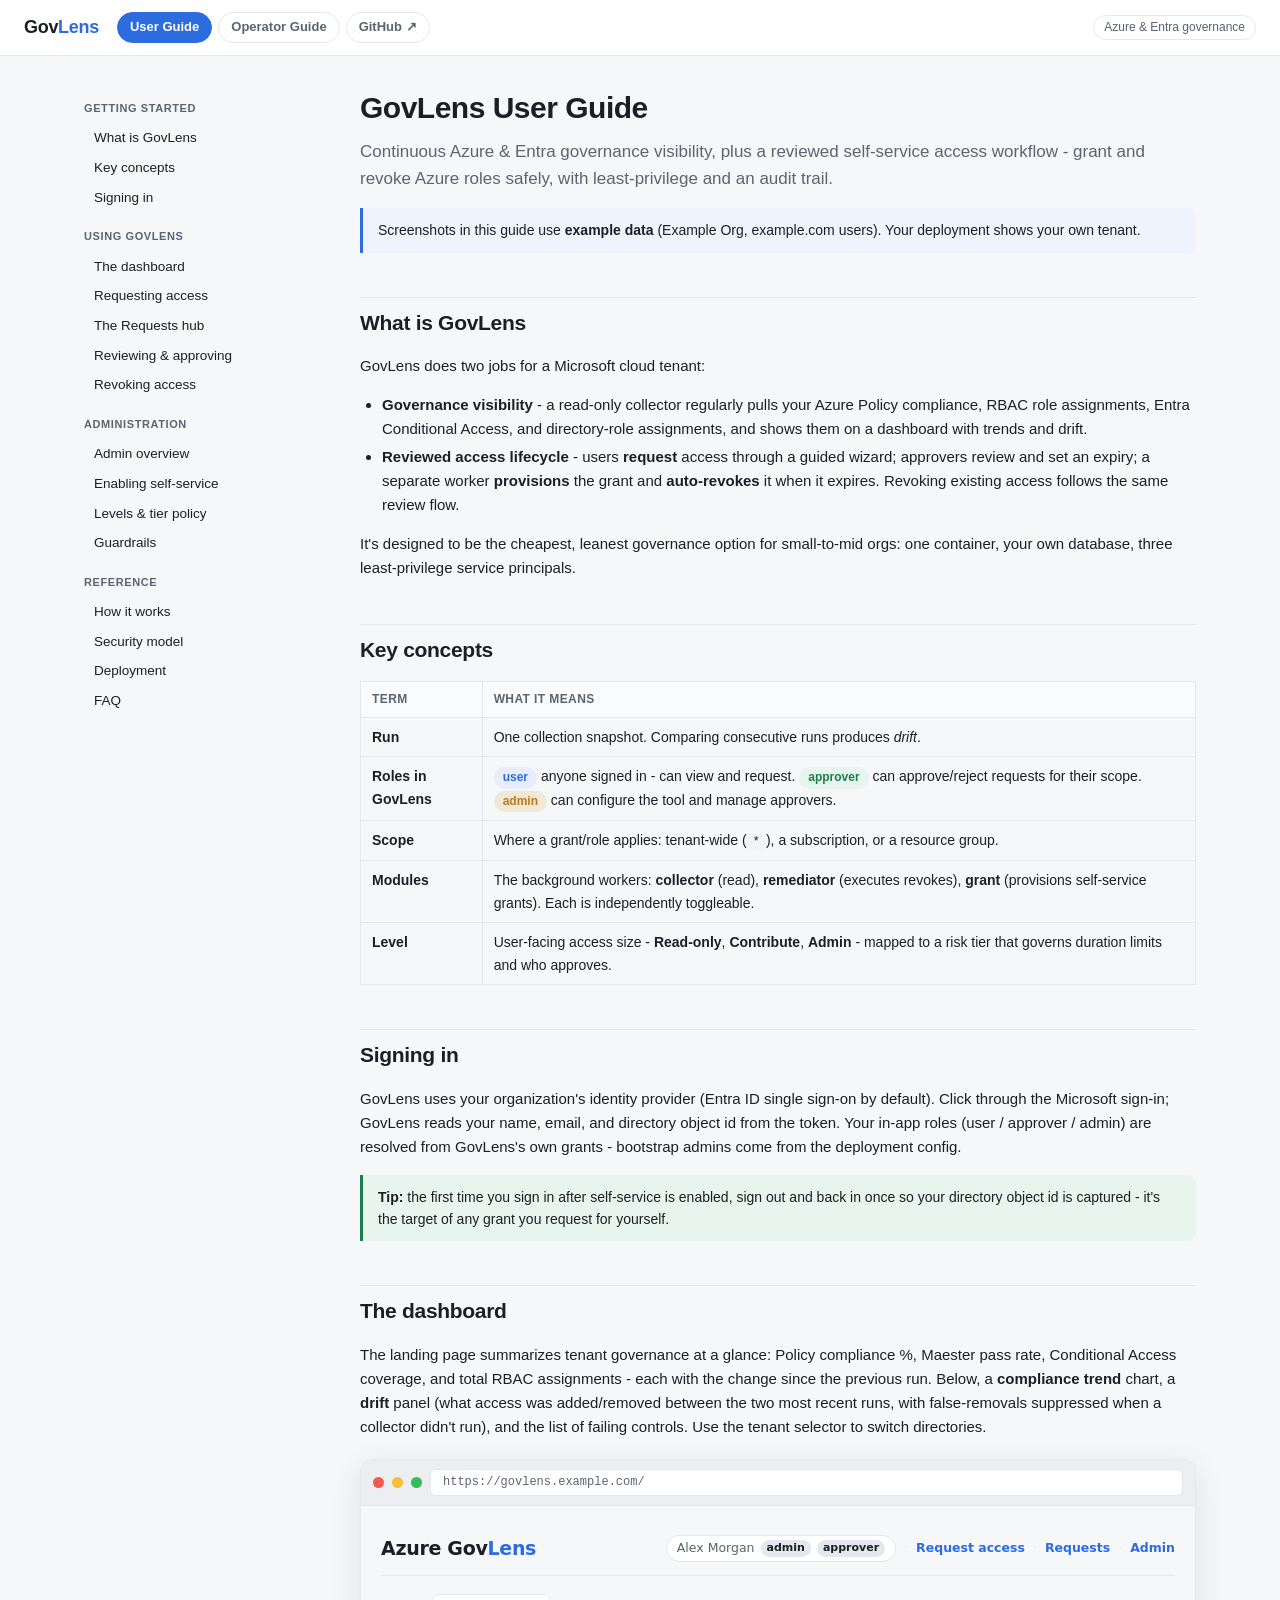
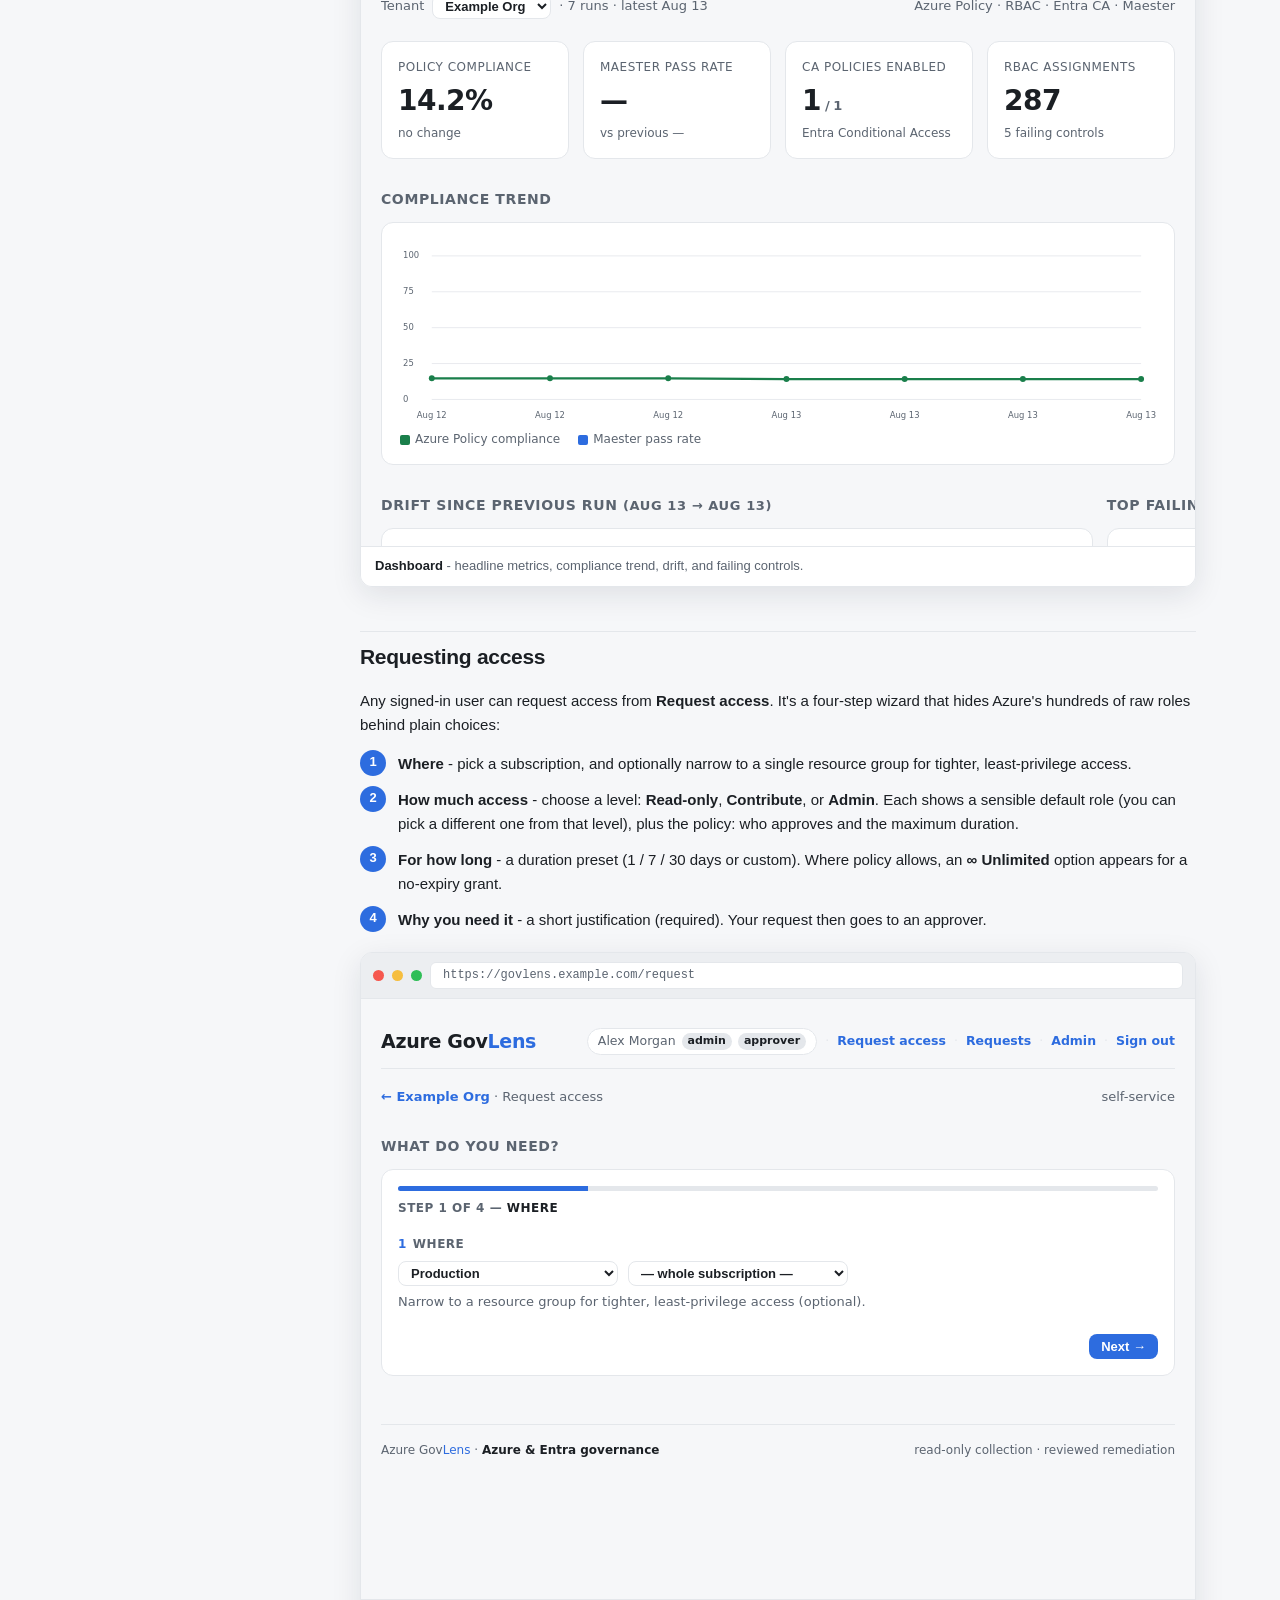
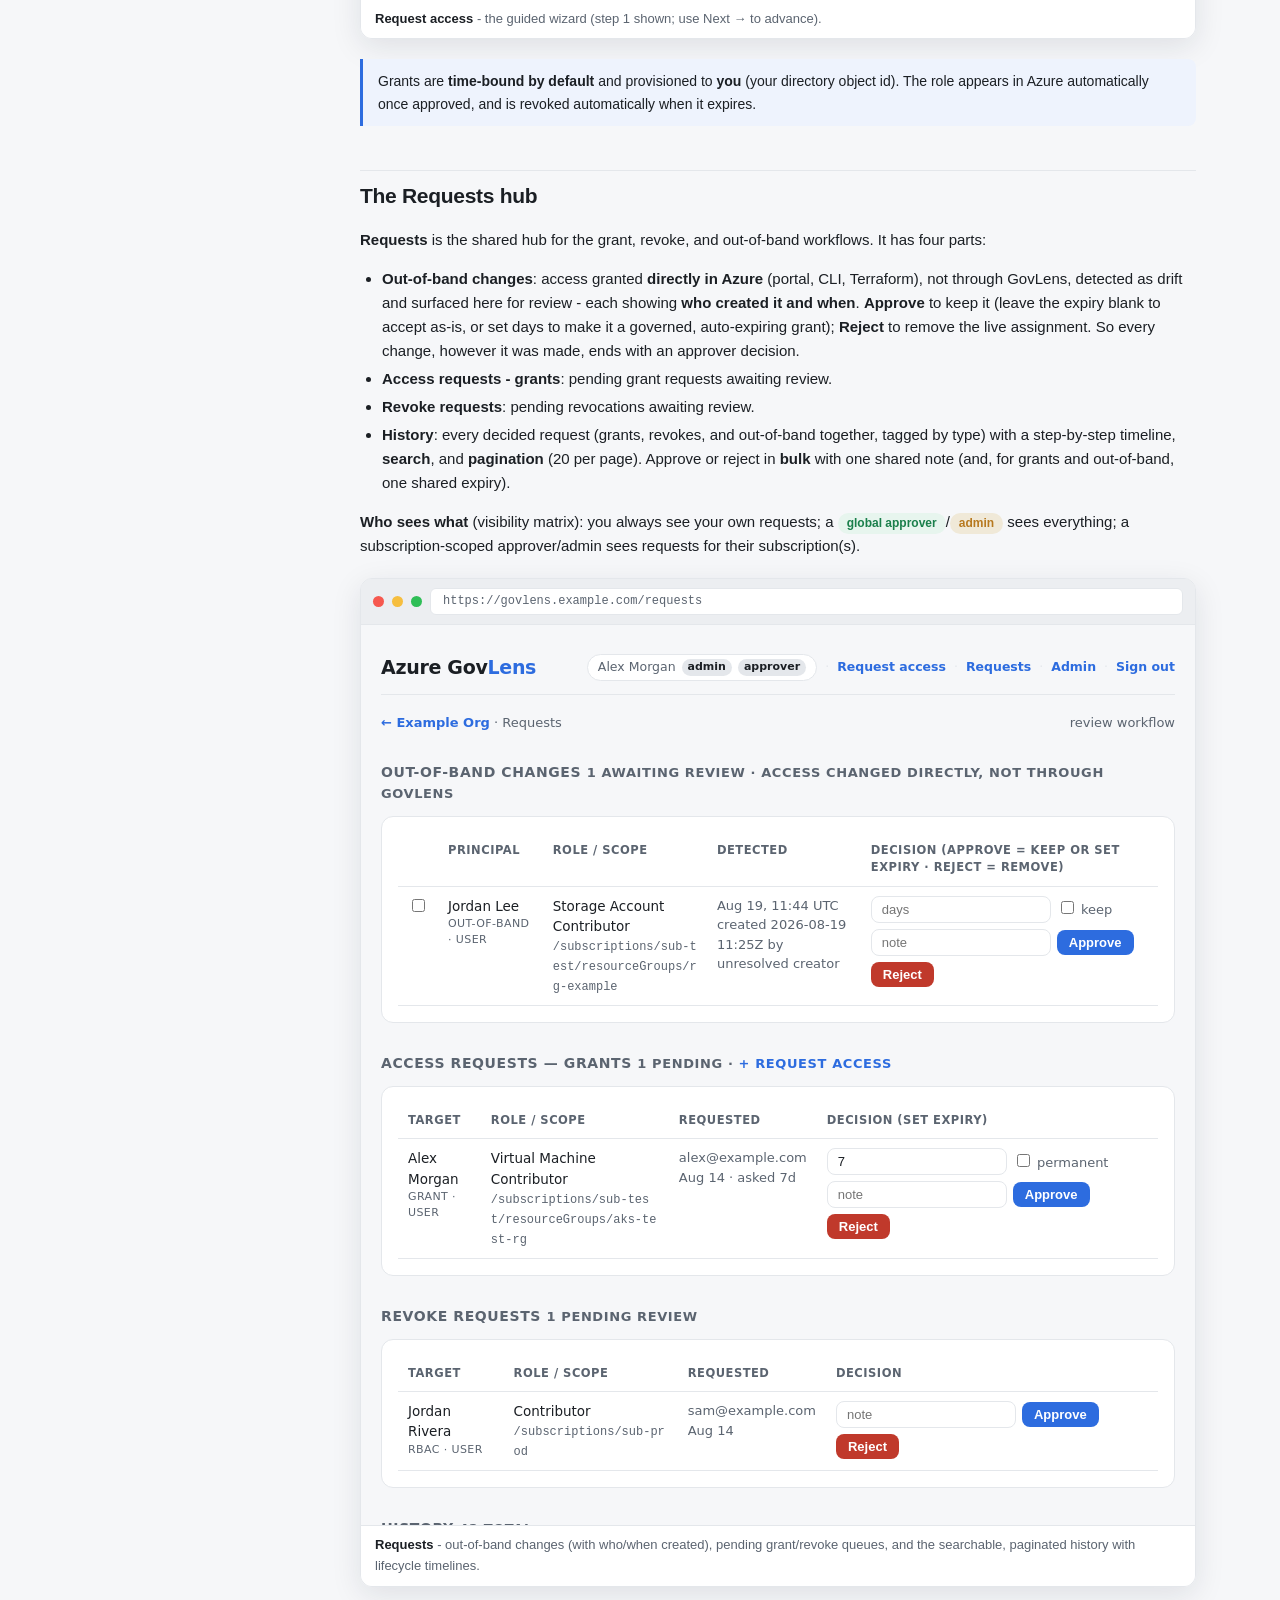
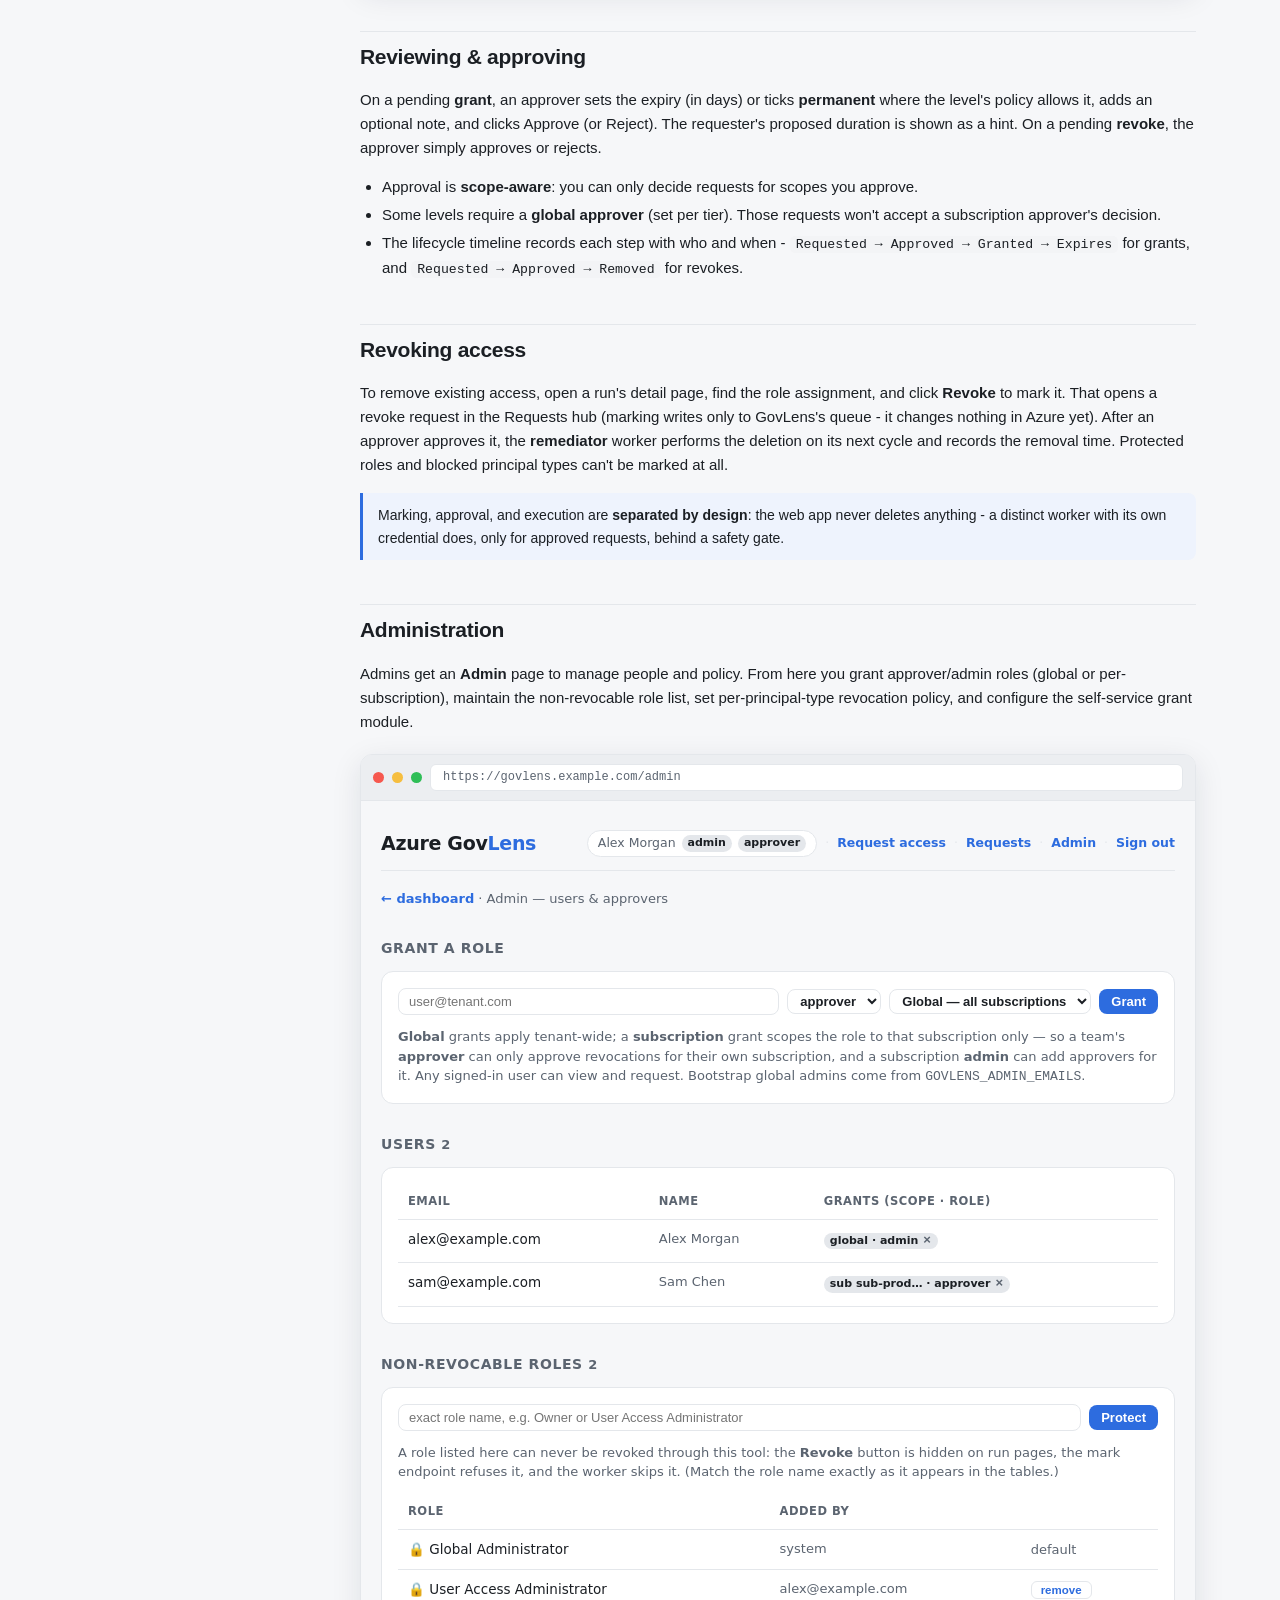
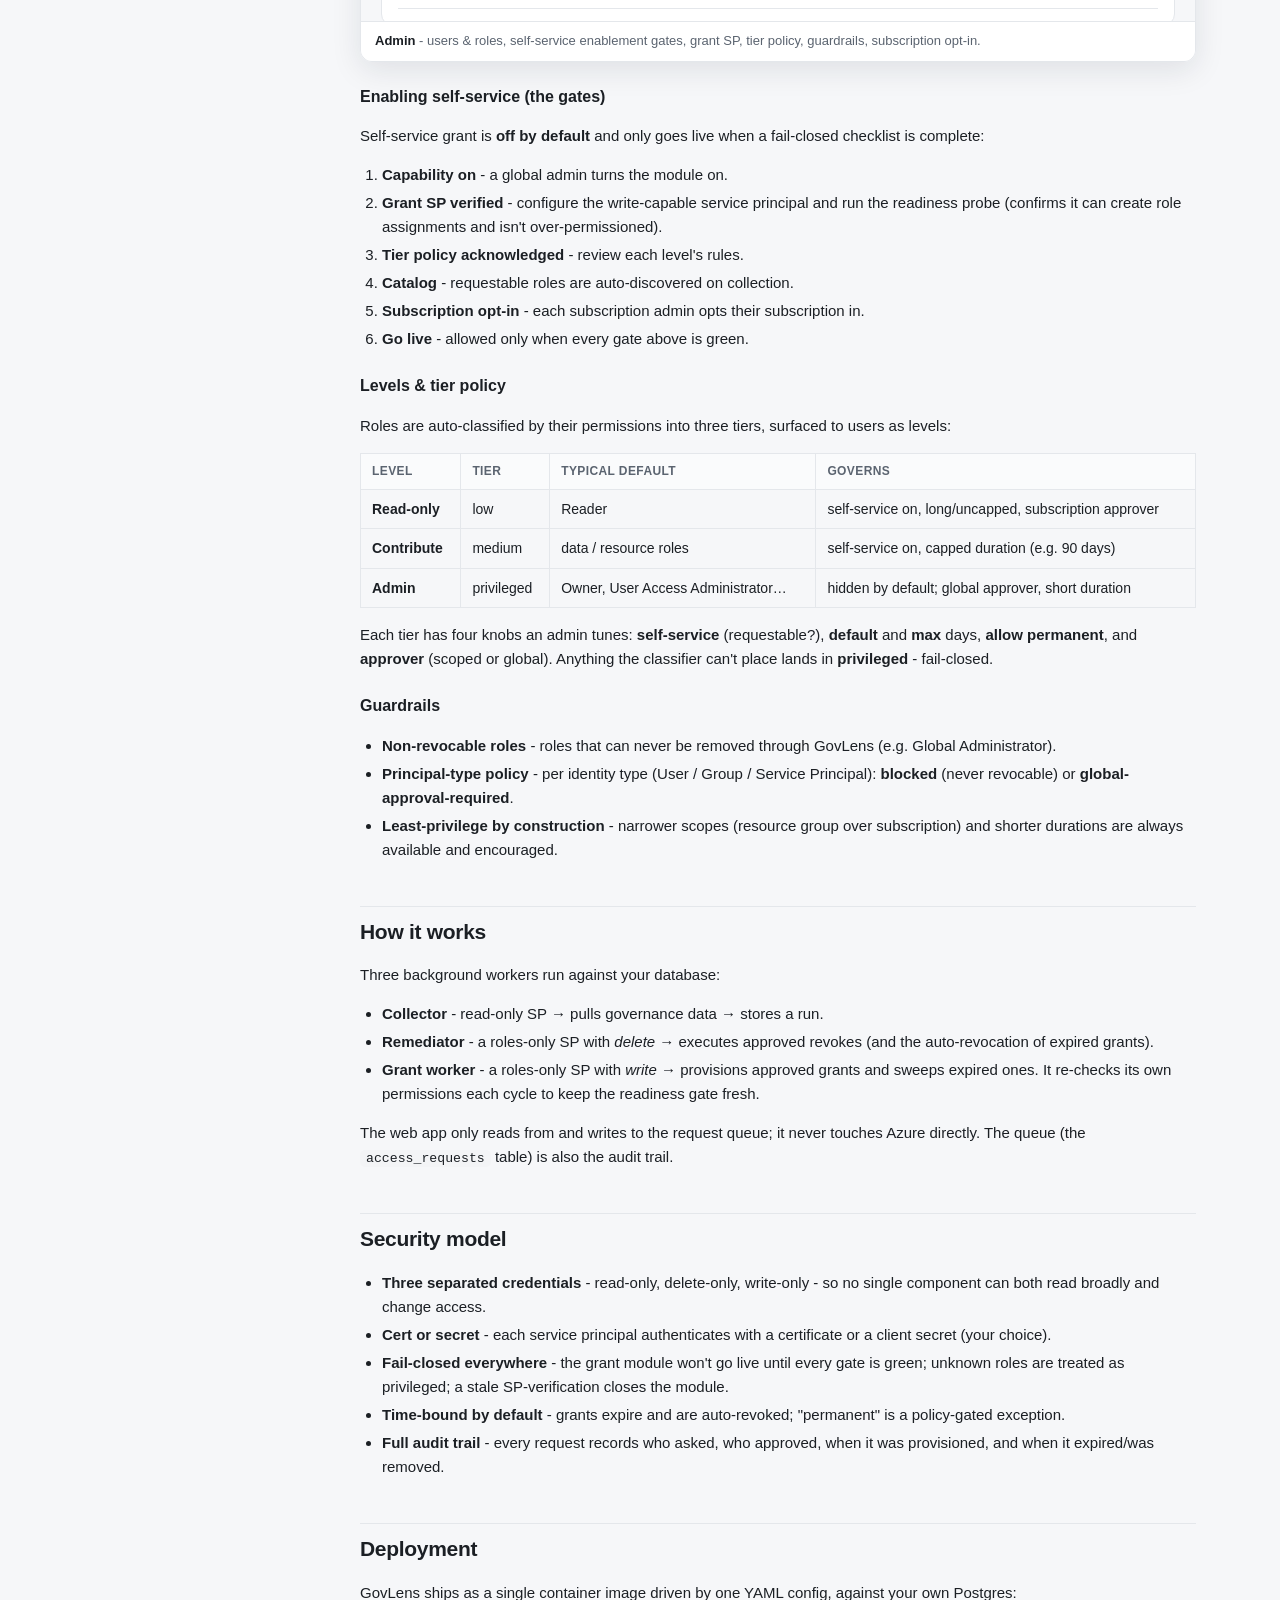
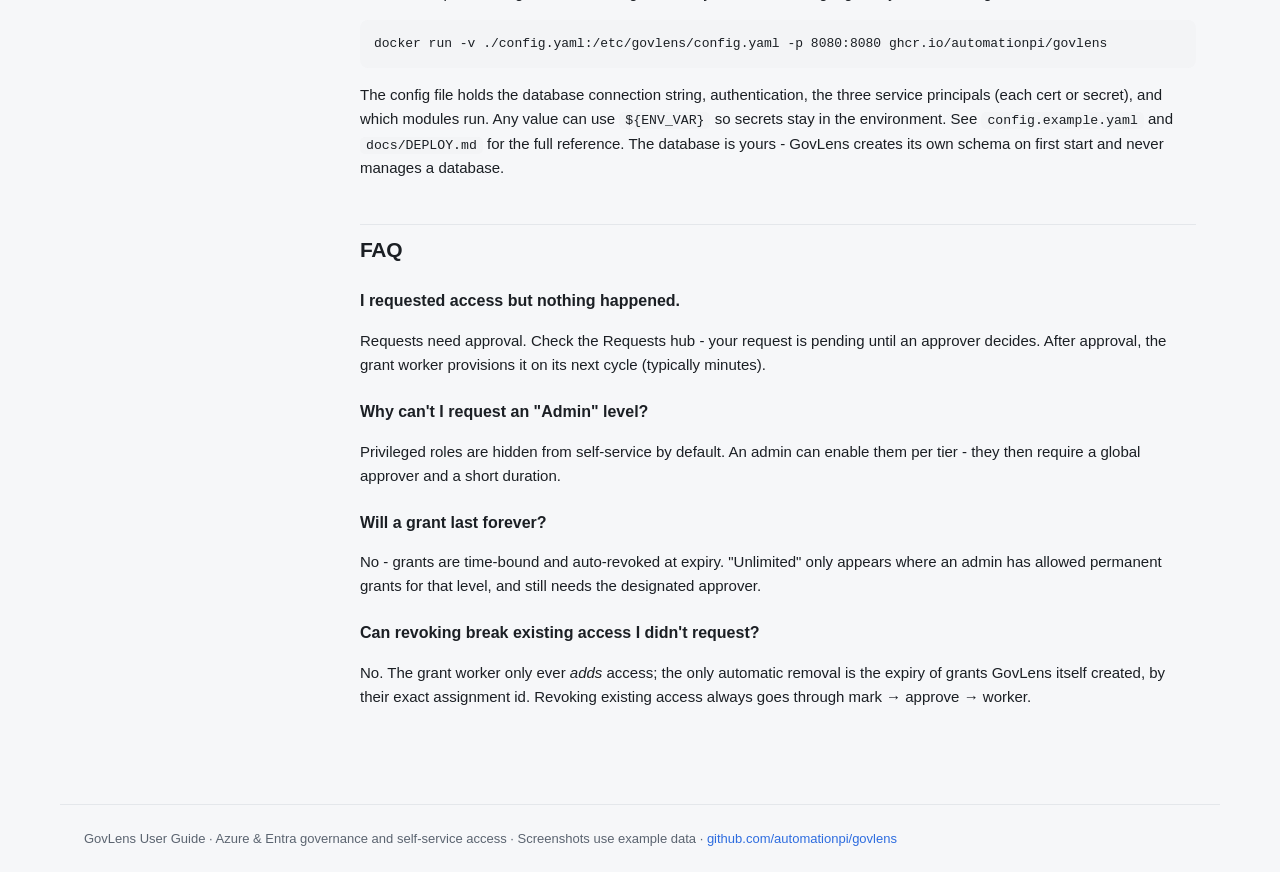
<file: docs/user-guide/index.html>
<!doctype html>
<html lang="en">
<head>
<meta charset="utf-8">
<meta name="viewport" content="width=device-width, initial-scale=1">
<title>GovLens - User Guide</title>
<link rel="stylesheet" href="assets/guide.css">
</head>
<body>
<div class="topbar">
  <span class="brand">Gov<span class="lens">Lens</span></span>
  <nav class="gnav"><a href="index.html" class="active">User Guide</a><a href="operator.html">Operator Guide</a><a href="https://github.com/automationpi/govlens" target="_blank" rel="noopener">GitHub &#8599;</a></nav>
  <span style="flex:1"></span>
  <span class="tag">Azure &amp; Entra governance</span>
</div>

<div class="layout">
<nav class="toc">
  <h4>Getting started</h4>
  <a href="#overview">What is GovLens</a>
  <a href="#concepts">Key concepts</a>
  <a href="#signin">Signing in</a>
  <h4>Using GovLens</h4>
  <a href="#dashboard">The dashboard</a>
  <a href="#request">Requesting access</a>
  <a href="#requests">The Requests hub</a>
  <a href="#approve">Reviewing &amp; approving</a>
  <a href="#revoke">Revoking access</a>
  <h4>Administration</h4>
  <a href="#admin">Admin overview</a>
  <a href="#enable">Enabling self-service</a>
  <a href="#tiers">Levels &amp; tier policy</a>
  <a href="#guardrails">Guardrails</a>
  <h4>Reference</h4>
  <a href="#behind">How it works</a>
  <a href="#security">Security model</a>
  <a href="#deploy">Deployment</a>
  <a href="#faq">FAQ</a>
</nav>

<main>
  <h1>GovLens User Guide</h1>
  <p class="lead">Continuous Azure &amp; Entra governance visibility, plus a reviewed self-service
  access workflow - grant and revoke Azure roles safely, with least-privilege and an audit trail.</p>
  <div class="note">Screenshots in this guide use <b>example data</b> (Example Org, example.com users).
  Your deployment shows your own tenant.</div>

  <h2 id="overview">What is GovLens</h2>
  <p>GovLens does two jobs for a Microsoft cloud tenant:</p>
  <ul>
    <li><b>Governance visibility</b> - a read-only collector regularly pulls your Azure Policy
    compliance, RBAC role assignments, Entra Conditional Access, and directory-role assignments,
    and shows them on a dashboard with trends and drift.</li>
    <li><b>Reviewed access lifecycle</b> - users <b>request</b> access through a guided wizard;
    approvers review and set an expiry; a separate worker <b>provisions</b> the grant and
    <b>auto-revokes</b> it when it expires. Revoking existing access follows the same review flow.</li>
  </ul>
  <p>It's designed to be the cheapest, leanest governance option for small-to-mid orgs: one container,
  your own database, three least-privilege service principals.</p>

  <h2 id="concepts">Key concepts</h2>
  <table>
    <tr><th>Term</th><th>What it means</th></tr>
    <tr><td><b>Run</b></td><td>One collection snapshot. Comparing consecutive runs produces <i>drift</i>.</td></tr>
    <tr><td><b>Roles in GovLens</b></td><td><span class="pill p-user">user</span> anyone signed in - can view and request.
      <span class="pill p-approver">approver</span> can approve/reject requests for their scope.
      <span class="pill p-admin">admin</span> can configure the tool and manage approvers.</td></tr>
    <tr><td><b>Scope</b></td><td>Where a grant/role applies: tenant-wide (<code>*</code>), a subscription, or a resource group.</td></tr>
    <tr><td><b>Modules</b></td><td>The background workers: <b>collector</b> (read), <b>remediator</b> (executes revokes),
      <b>grant</b> (provisions self-service grants). Each is independently toggleable.</td></tr>
    <tr><td><b>Level</b></td><td>User-facing access size - <b>Read-only</b>, <b>Contribute</b>, <b>Admin</b> - mapped to a
      risk tier that governs duration limits and who approves.</td></tr>
  </table>

  <h2 id="signin">Signing in</h2>
  <p>GovLens uses your organization's identity provider (Entra ID single sign-on by default). Click
  through the Microsoft sign-in; GovLens reads your name, email, and directory object id from the token.
  Your in-app roles (user / approver / admin) are resolved from GovLens's own grants - bootstrap admins
  come from the deployment config.</p>
  <div class="tip"><b>Tip:</b> the first time you sign in after self-service is enabled, sign out and back
  in once so your directory object id is captured - it's the target of any grant you request for yourself.</div>

  <h2 id="dashboard">The dashboard</h2>
  <p>The landing page summarizes tenant governance at a glance: Policy compliance %, Maester pass rate,
  Conditional Access coverage, and total RBAC assignments - each with the change since the previous run.
  Below, a <b>compliance trend</b> chart, a <b>drift</b> panel (what access was added/removed between the two
  most recent runs, with false-removals suppressed when a collector didn't run), and the list of failing
  controls. Use the tenant selector to switch directories.</p>
  <div class="shot">
    <div class="chrome"><span class="dot" style="background:#f6584f"></span><span class="dot" style="background:#f6be3f"></span>
      <span class="dot" style="background:#2fbe57"></span><span class="url">https://govlens.example.com/</span></div>
    <iframe src="screens/dashboard.html" style="height:640px" title="Dashboard" loading="lazy"></iframe>
    <div class="cap"><b>Dashboard</b> - headline metrics, compliance trend, drift, and failing controls.</div>
  </div>

  <h2 id="request">Requesting access</h2>
  <p>Any signed-in user can request access from <b>Request access</b>. It's a four-step wizard that hides
  Azure's hundreds of raw roles behind plain choices:</p>
  <ol class="steps">
    <li><b>Where</b> - pick a subscription, and optionally narrow to a single resource group for tighter,
    least-privilege access.</li>
    <li><b>How much access</b> - choose a level: <b>Read-only</b>, <b>Contribute</b>, or <b>Admin</b>. Each shows a
    sensible default role (you can pick a different one from that level), plus the policy: who approves and
    the maximum duration.</li>
    <li><b>For how long</b> - a duration preset (1 / 7 / 30 days or custom). Where policy allows, an
    <b>∞ Unlimited</b> option appears for a no-expiry grant.</li>
    <li><b>Why you need it</b> - a short justification (required). Your request then goes to an approver.</li>
  </ol>
  <div class="shot">
    <div class="chrome"><span class="dot" style="background:#f6584f"></span><span class="dot" style="background:#f6be3f"></span>
      <span class="dot" style="background:#2fbe57"></span><span class="url">https://govlens.example.com/request</span></div>
    <iframe src="screens/request.html" style="height:600px" title="Request access wizard" loading="lazy"></iframe>
    <div class="cap"><b>Request access</b> - the guided wizard (step 1 shown; use Next → to advance).</div>
  </div>
  <div class="note">Grants are <b>time-bound by default</b> and provisioned to <b>you</b> (your directory object id).
  The role appears in Azure automatically once approved, and is revoked automatically when it expires.</div>

  <h2 id="requests">The Requests hub</h2>
  <p><b>Requests</b> is the shared hub for the grant, revoke, and out-of-band workflows. It has four parts:</p>
  <ul>
    <li><b>Out-of-band changes</b>: access granted <b>directly in Azure</b> (portal, CLI, Terraform), not
    through GovLens, detected as drift and surfaced here for review - each showing <b>who created it and when</b>.
    <b>Approve</b> to keep it (leave the expiry blank to accept as-is, or set days to make it a governed,
    auto-expiring grant); <b>Reject</b> to remove the live assignment. So every change, however it was made,
    ends with an approver decision.</li>
    <li><b>Access requests - grants</b>: pending grant requests awaiting review.</li>
    <li><b>Revoke requests</b>: pending revocations awaiting review.</li>
    <li><b>History</b>: every decided request (grants, revokes, and out-of-band together, tagged by type) with a
    step-by-step timeline, <b>search</b>, and <b>pagination</b> (20 per page). Approve or reject in <b>bulk</b>
    with one shared note (and, for grants and out-of-band, one shared expiry).</li>
  </ul>
  <p><b>Who sees what</b> (visibility matrix): you always see your own requests; a
  <span class="pill p-approver">global approver</span>/<span class="pill p-admin">admin</span> sees everything;
  a subscription-scoped approver/admin sees requests for their subscription(s).</p>
  <div class="shot">
    <div class="chrome"><span class="dot" style="background:#f6584f"></span><span class="dot" style="background:#f6be3f"></span>
      <span class="dot" style="background:#2fbe57"></span><span class="url">https://govlens.example.com/requests</span></div>
    <iframe src="screens/requests.html" style="height:900px" title="Requests hub" loading="lazy"></iframe>
    <div class="cap"><b>Requests</b> - out-of-band changes (with who/when created), pending grant/revoke queues, and the searchable, paginated history with lifecycle timelines.</div>
  </div>

  <h2 id="approve">Reviewing &amp; approving</h2>
  <p>On a pending <b>grant</b>, an approver sets the expiry (in days) or ticks <b>permanent</b> where the level's
  policy allows it, adds an optional note, and clicks Approve (or Reject). The requester's proposed duration is
  shown as a hint. On a pending <b>revoke</b>, the approver simply approves or rejects.</p>
  <ul>
    <li>Approval is <b>scope-aware</b>: you can only decide requests for scopes you approve.</li>
    <li>Some levels require a <b>global approver</b> (set per tier). Those requests won't accept a subscription
    approver's decision.</li>
    <li>The lifecycle timeline records each step with who and when - <code>Requested → Approved → Granted → Expires</code>
    for grants, and <code>Requested → Approved → Removed</code> for revokes.</li>
  </ul>

  <h2 id="revoke">Revoking access</h2>
  <p>To remove existing access, open a run's detail page, find the role assignment, and click <b>Revoke</b> to mark
  it. That opens a revoke request in the Requests hub (marking writes only to GovLens's queue - it changes nothing
  in Azure yet). After an approver approves it, the <b>remediator</b> worker performs the deletion on its next
  cycle and records the removal time. Protected roles and blocked principal types can't be marked at all.</p>
  <div class="note">Marking, approval, and execution are <b>separated by design</b>: the web app never deletes
  anything - a distinct worker with its own credential does, only for approved requests, behind a safety gate.</div>

  <h2 id="admin">Administration</h2>
  <p>Admins get an <b>Admin</b> page to manage people and policy. From here you grant approver/admin roles
  (global or per-subscription), maintain the non-revocable role list, set per-principal-type revocation policy,
  and configure the self-service grant module.</p>
  <div class="shot">
    <div class="chrome"><span class="dot" style="background:#f6584f"></span><span class="dot" style="background:#f6be3f"></span>
      <span class="dot" style="background:#2fbe57"></span><span class="url">https://govlens.example.com/admin</span></div>
    <iframe src="screens/admin.html" style="height:820px" title="Admin" loading="lazy"></iframe>
    <div class="cap"><b>Admin</b> - users &amp; roles, self-service enablement gates, grant SP, tier policy, guardrails, subscription opt-in.</div>
  </div>

  <h3 id="enable">Enabling self-service (the gates)</h3>
  <p>Self-service grant is <b>off by default</b> and only goes live when a fail-closed checklist is complete:</p>
  <ol>
    <li><b>Capability on</b> - a global admin turns the module on.</li>
    <li><b>Grant SP verified</b> - configure the write-capable service principal and run the readiness probe
    (confirms it can create role assignments and isn't over-permissioned).</li>
    <li><b>Tier policy acknowledged</b> - review each level's rules.</li>
    <li><b>Catalog</b> - requestable roles are auto-discovered on collection.</li>
    <li><b>Subscription opt-in</b> - each subscription admin opts their subscription in.</li>
    <li><b>Go live</b> - allowed only when every gate above is green.</li>
  </ol>

  <h3 id="tiers">Levels &amp; tier policy</h3>
  <p>Roles are auto-classified by their permissions into three tiers, surfaced to users as levels:</p>
  <table>
    <tr><th>Level</th><th>Tier</th><th>Typical default</th><th>Governs</th></tr>
    <tr><td><b>Read-only</b></td><td>low</td><td>Reader</td><td>self-service on, long/uncapped, subscription approver</td></tr>
    <tr><td><b>Contribute</b></td><td>medium</td><td>data / resource roles</td><td>self-service on, capped duration (e.g. 90 days)</td></tr>
    <tr><td><b>Admin</b></td><td>privileged</td><td>Owner, User Access Administrator…</td><td>hidden by default; global approver, short duration</td></tr>
  </table>
  <p>Each tier has four knobs an admin tunes: <b>self-service</b> (requestable?), <b>default</b> and <b>max</b> days,
  <b>allow permanent</b>, and <b>approver</b> (scoped or global). Anything the classifier can't place lands in
  <b>privileged</b> - fail-closed.</p>

  <h3 id="guardrails">Guardrails</h3>
  <ul>
    <li><b>Non-revocable roles</b> - roles that can never be removed through GovLens (e.g. Global Administrator).</li>
    <li><b>Principal-type policy</b> - per identity type (User / Group / Service Principal): <b>blocked</b>
    (never revocable) or <b>global-approval-required</b>.</li>
    <li><b>Least-privilege by construction</b> - narrower scopes (resource group over subscription) and shorter
    durations are always available and encouraged.</li>
  </ul>

  <h2 id="behind">How it works</h2>
  <p>Three background workers run against your database:</p>
  <ul>
    <li><b>Collector</b> - read-only SP → pulls governance data → stores a run.</li>
    <li><b>Remediator</b> - a roles-only SP with <i>delete</i> → executes approved revokes (and the auto-revocation
    of expired grants).</li>
    <li><b>Grant worker</b> - a roles-only SP with <i>write</i> → provisions approved grants and sweeps expired ones.
    It re-checks its own permissions each cycle to keep the readiness gate fresh.</li>
  </ul>
  <p>The web app only reads from and writes to the request queue; it never touches Azure directly. The queue
  (the <code>access_requests</code> table) is also the audit trail.</p>

  <h2 id="security">Security model</h2>
  <ul>
    <li><b>Three separated credentials</b> - read-only, delete-only, write-only - so no single component can both
    read broadly and change access.</li>
    <li><b>Cert or secret</b> - each service principal authenticates with a certificate or a client secret (your choice).</li>
    <li><b>Fail-closed everywhere</b> - the grant module won't go live until every gate is green; unknown roles are
    treated as privileged; a stale SP-verification closes the module.</li>
    <li><b>Time-bound by default</b> - grants expire and are auto-revoked; "permanent" is a policy-gated exception.</li>
    <li><b>Full audit trail</b> - every request records who asked, who approved, when it was provisioned, and when it
    expired/was removed.</li>
  </ul>

  <h2 id="deploy">Deployment</h2>
  <p>GovLens ships as a single container image driven by one YAML config, against your own Postgres:</p>
  <pre style="background:var(--code);padding:14px;border-radius:8px;overflow:auto;font-size:13px">docker run -v ./config.yaml:/etc/govlens/config.yaml -p 8080:8080 ghcr.io/automationpi/govlens</pre>
  <p>The config file holds the database connection string, authentication, the three service principals (each cert
  or secret), and which modules run. Any value can use <code>${ENV_VAR}</code> so secrets stay in the environment.
  See <code>config.example.yaml</code> and <code>docs/DEPLOY.md</code> for the full reference. The database is
  yours - GovLens creates its own schema on first start and never manages a database.</p>

  <h2 id="faq">FAQ</h2>
  <h3>I requested access but nothing happened.</h3>
  <p>Requests need approval. Check the Requests hub - your request is pending until an approver decides. After
  approval, the grant worker provisions it on its next cycle (typically minutes).</p>
  <h3>Why can't I request an "Admin" level?</h3>
  <p>Privileged roles are hidden from self-service by default. An admin can enable them per tier - they then require
  a global approver and a short duration.</p>
  <h3>Will a grant last forever?</h3>
  <p>No - grants are time-bound and auto-revoked at expiry. "Unlimited" only appears where an admin has allowed
  permanent grants for that level, and still needs the designated approver.</p>
  <h3>Can revoking break existing access I didn't request?</h3>
  <p>No. The grant worker only ever <i>adds</i> access; the only automatic removal is the expiry of grants GovLens
  itself created, by their exact assignment id. Revoking existing access always goes through mark → approve → worker.</p>
</main>
</div>

<footer>
  GovLens User Guide · Azure &amp; Entra governance and self-service access · Screenshots use example data ·
  <a href="https://github.com/automationpi/govlens">github.com/automationpi/govlens</a>
</footer>
</body>
</html>
</file>
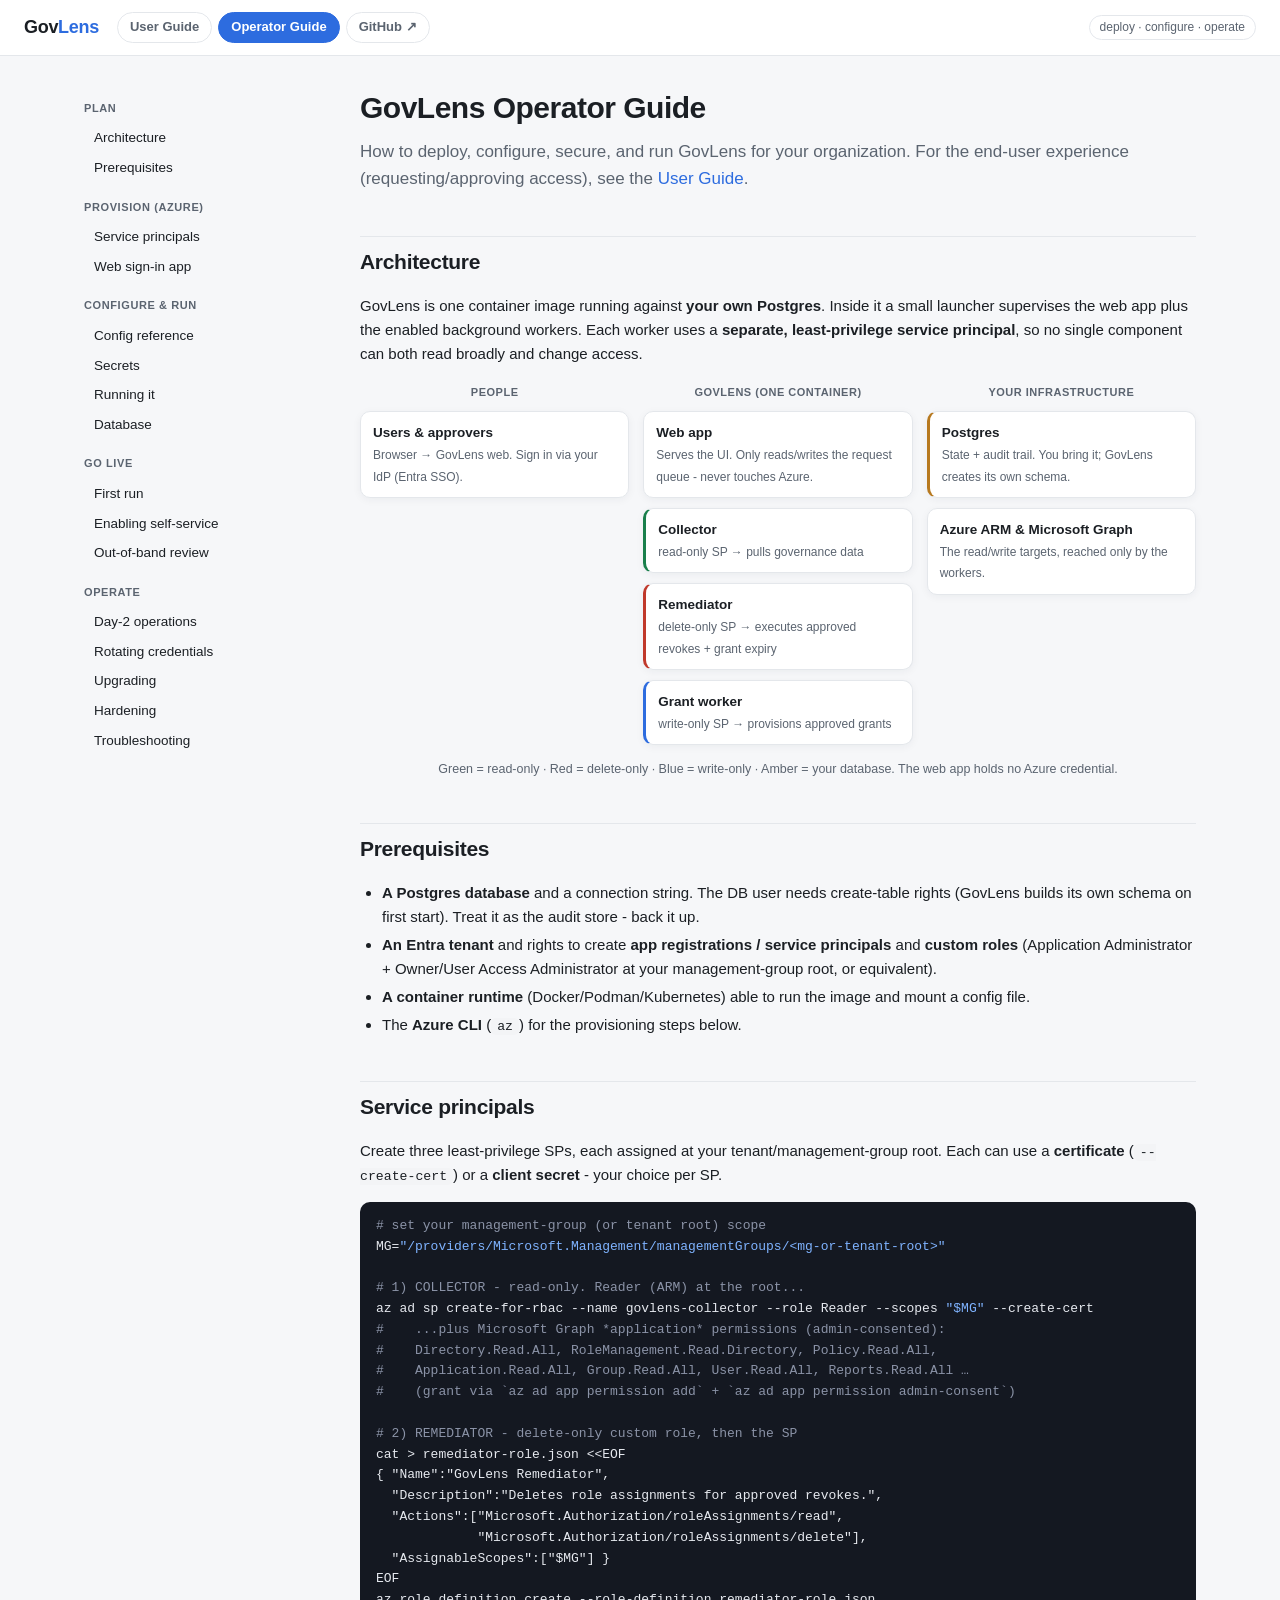
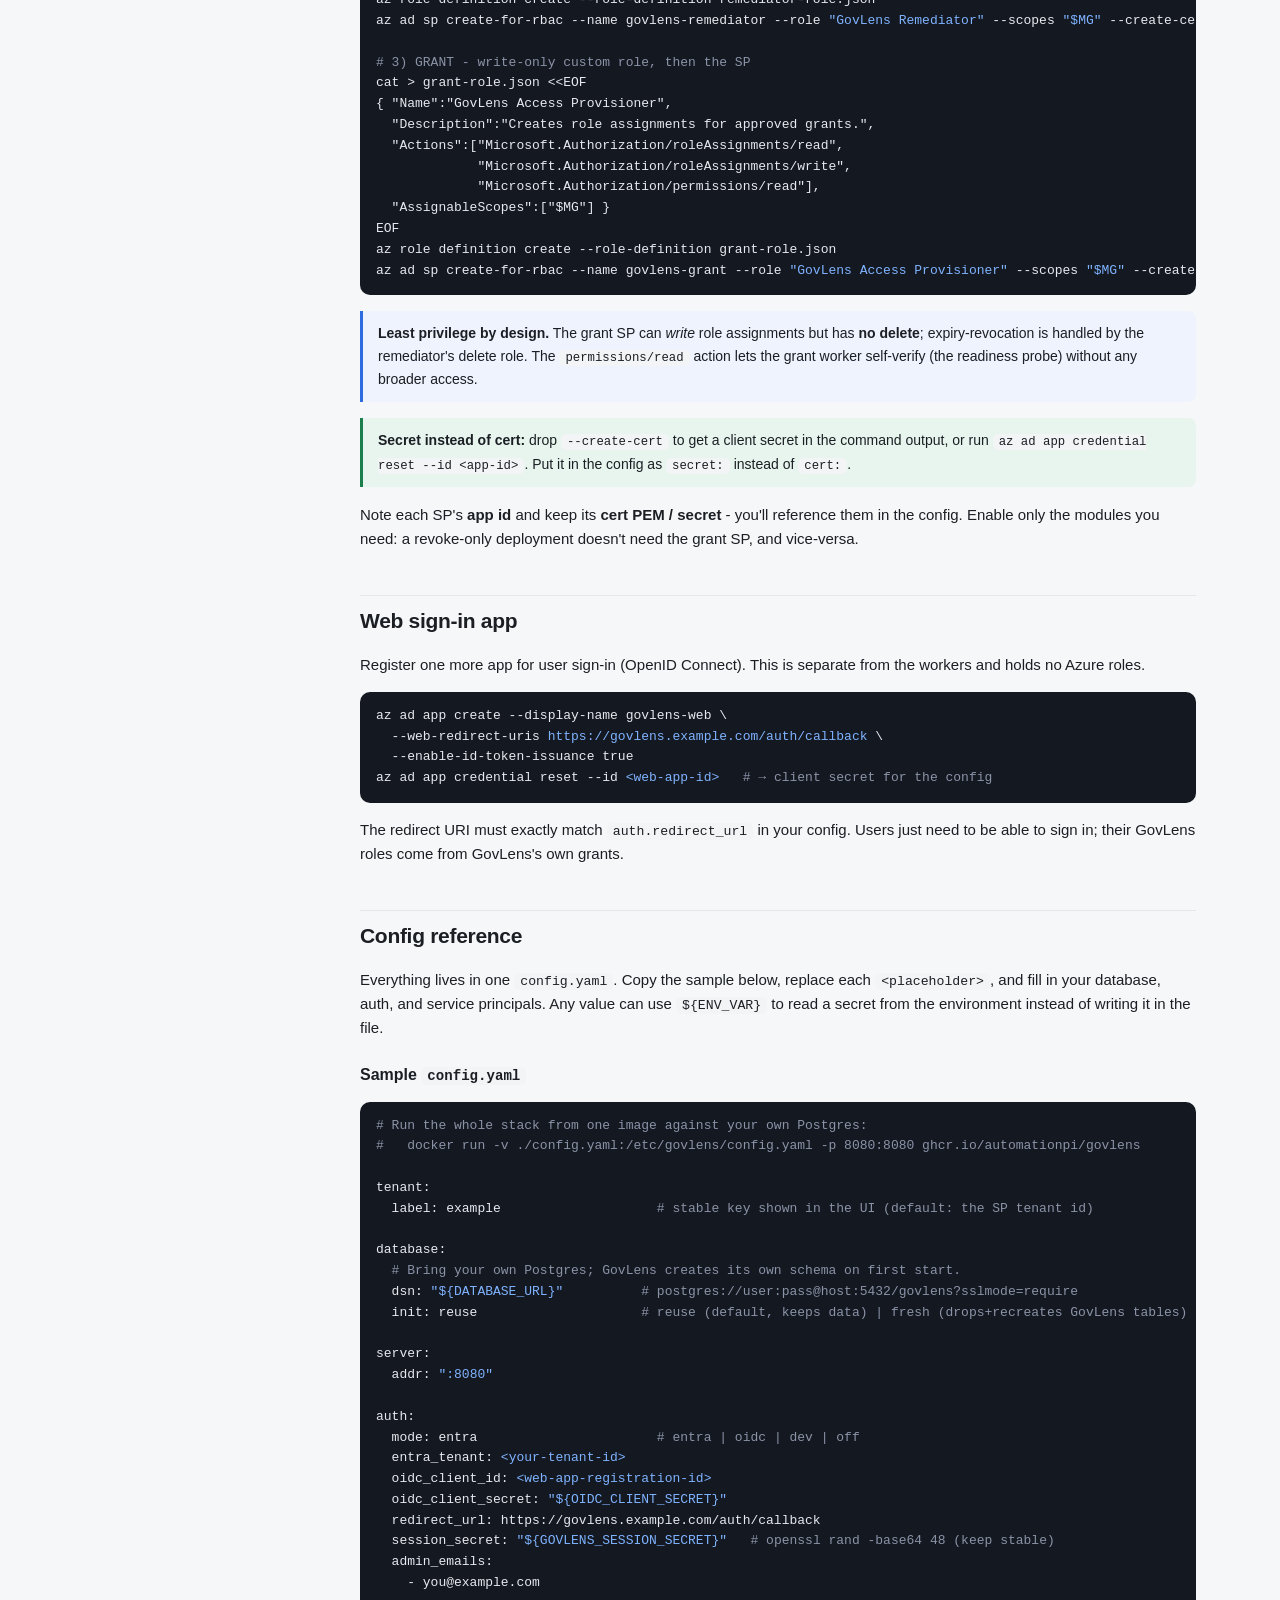
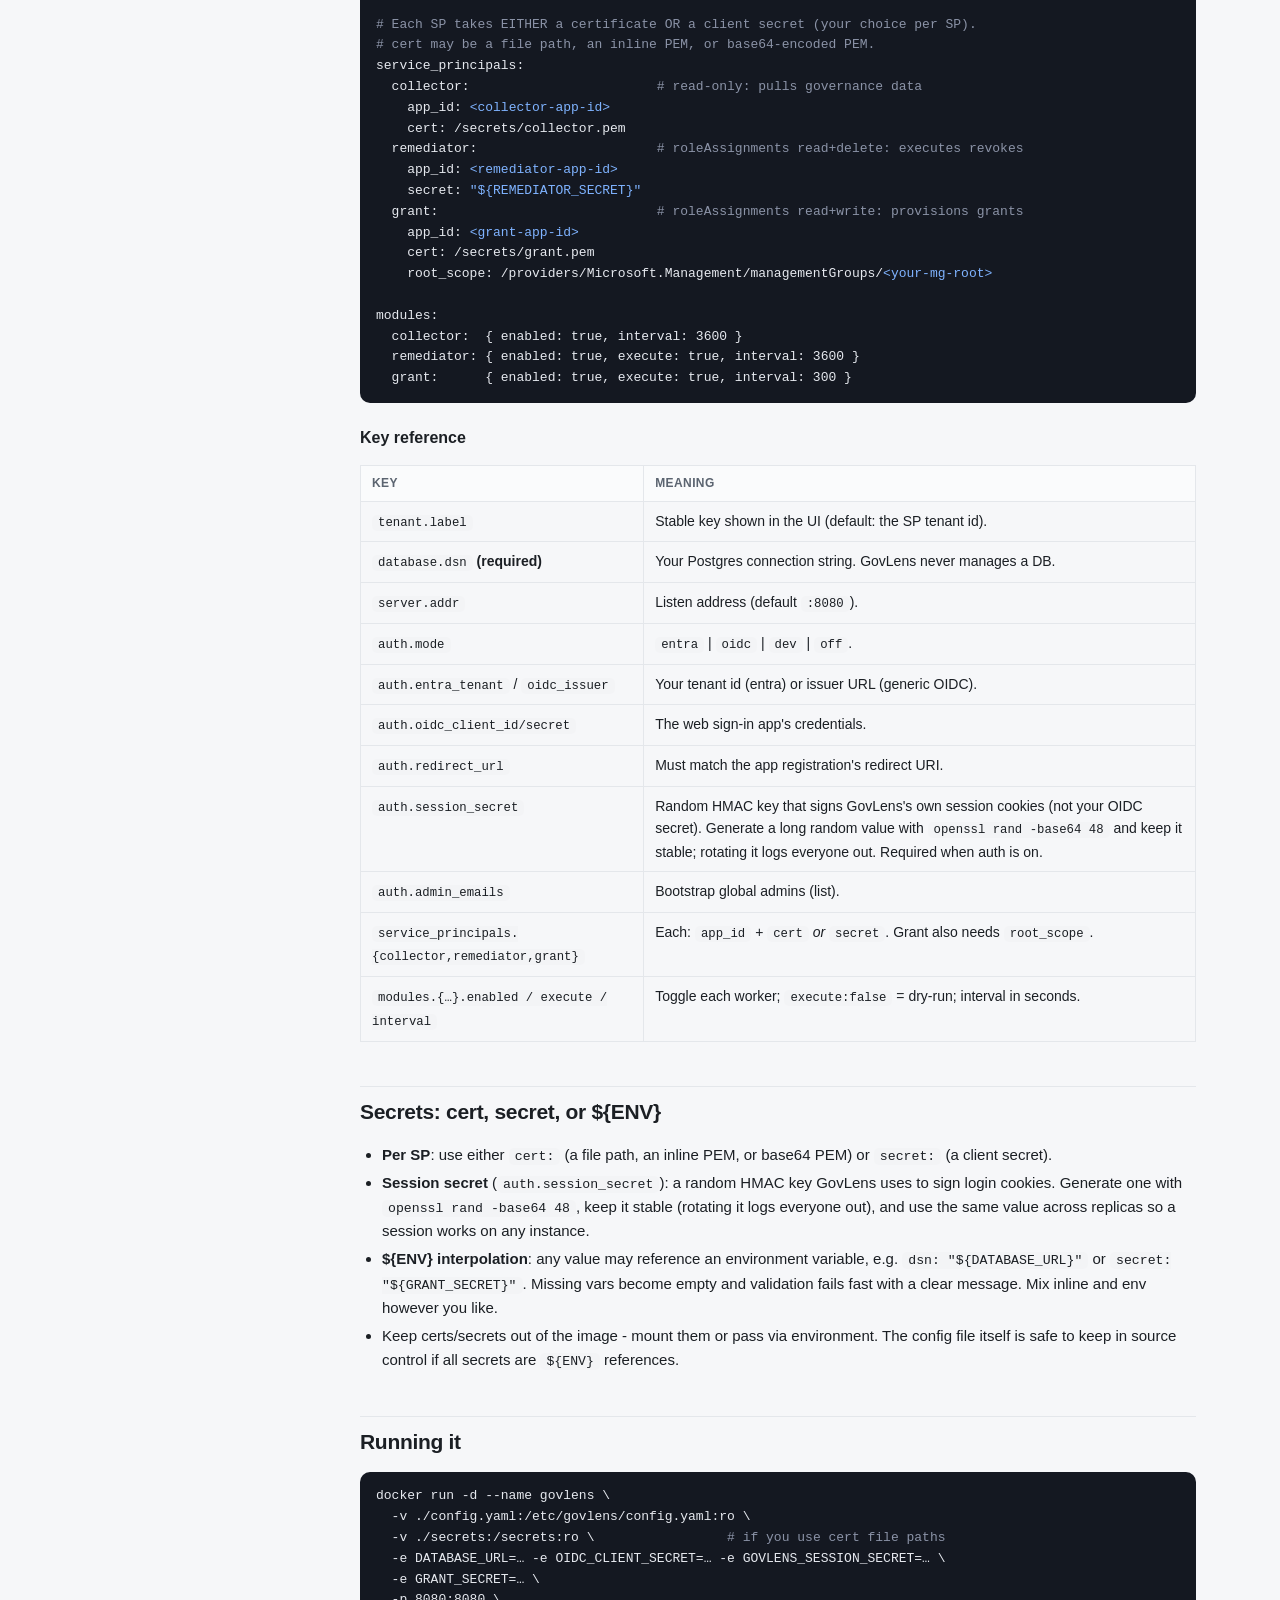
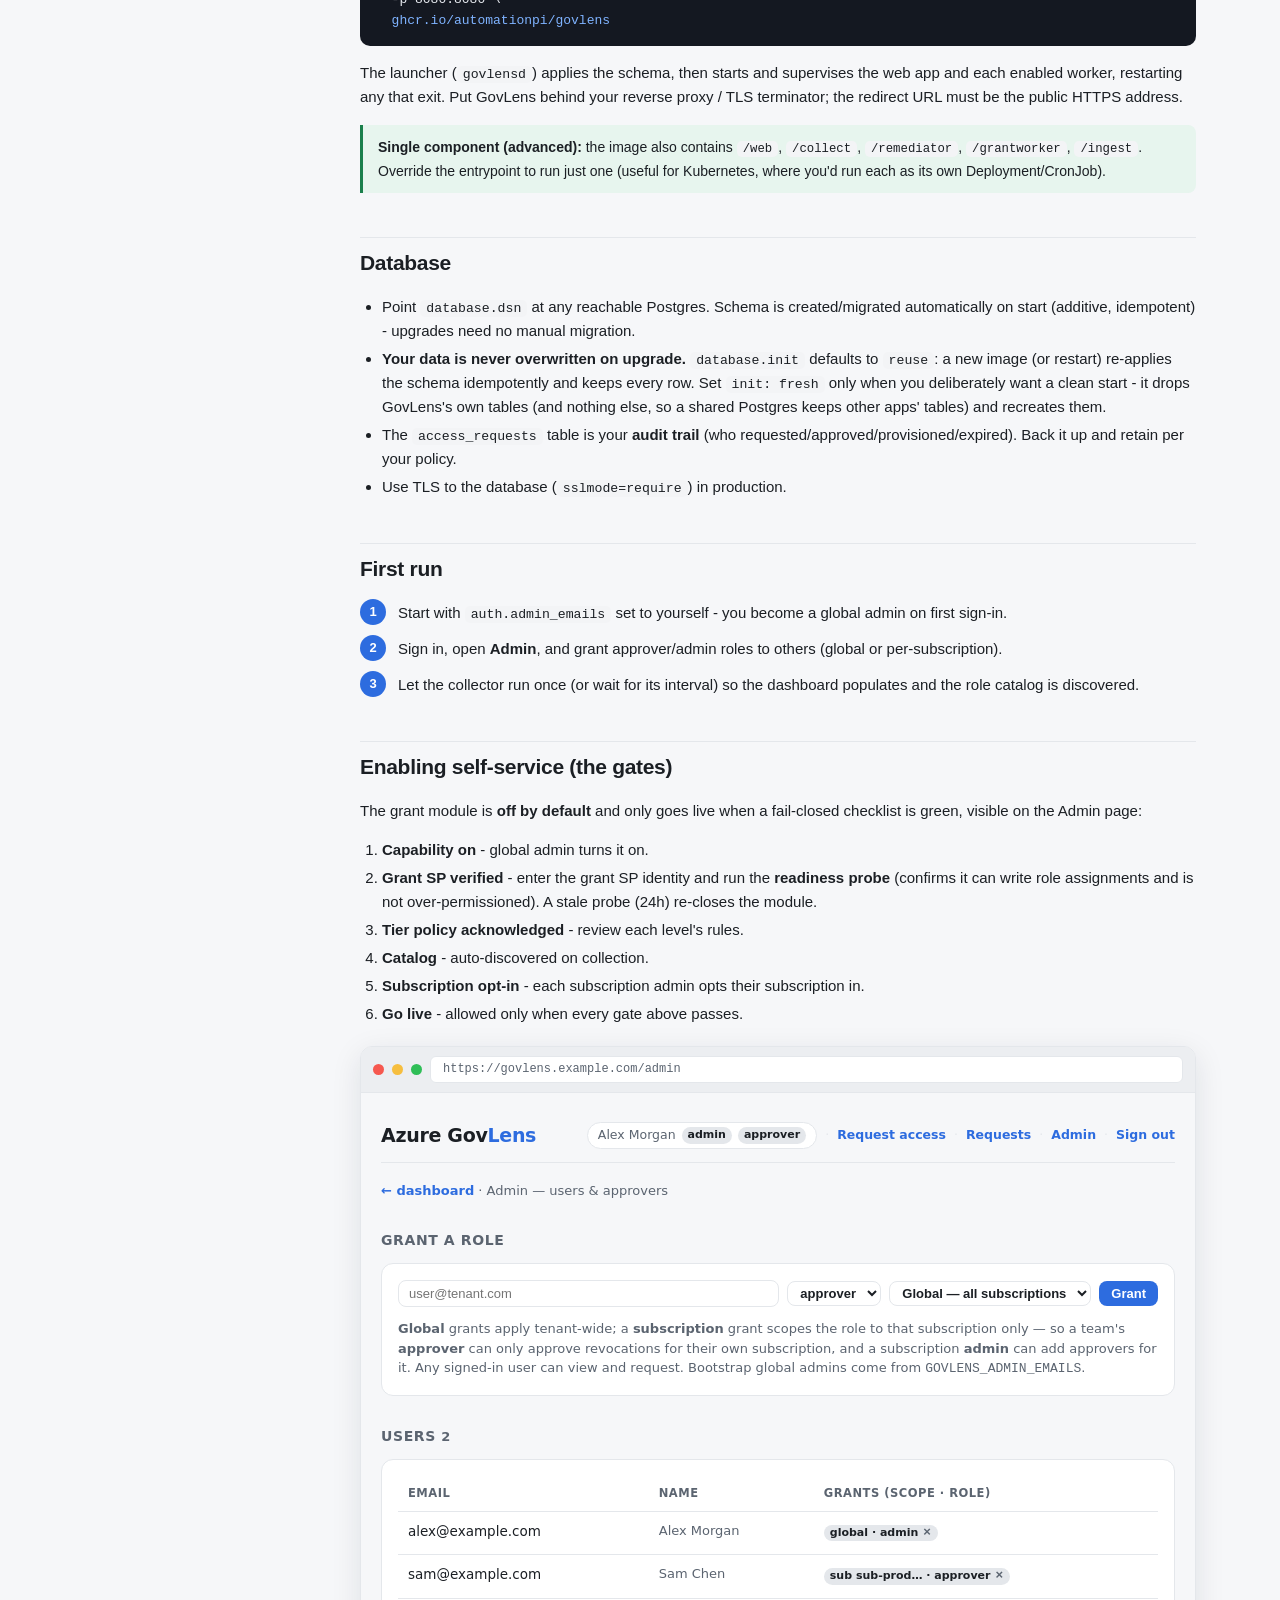
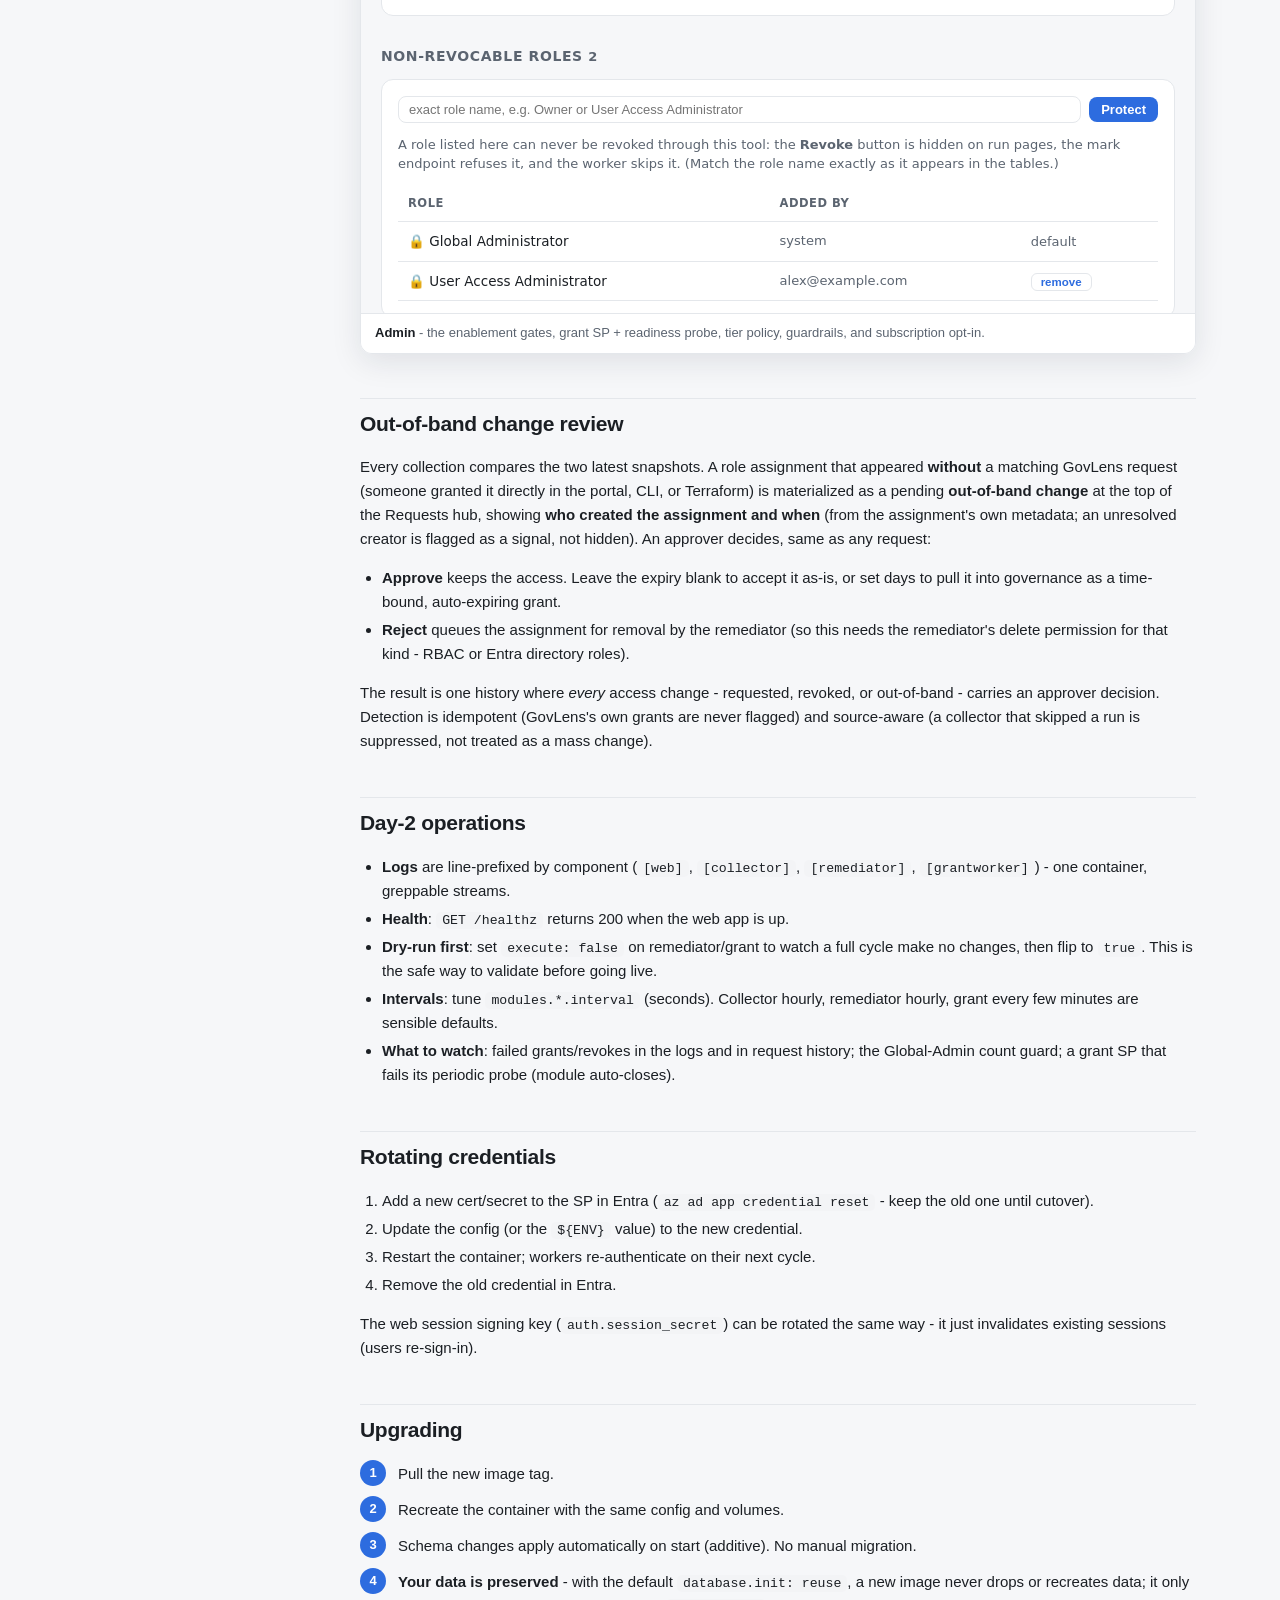
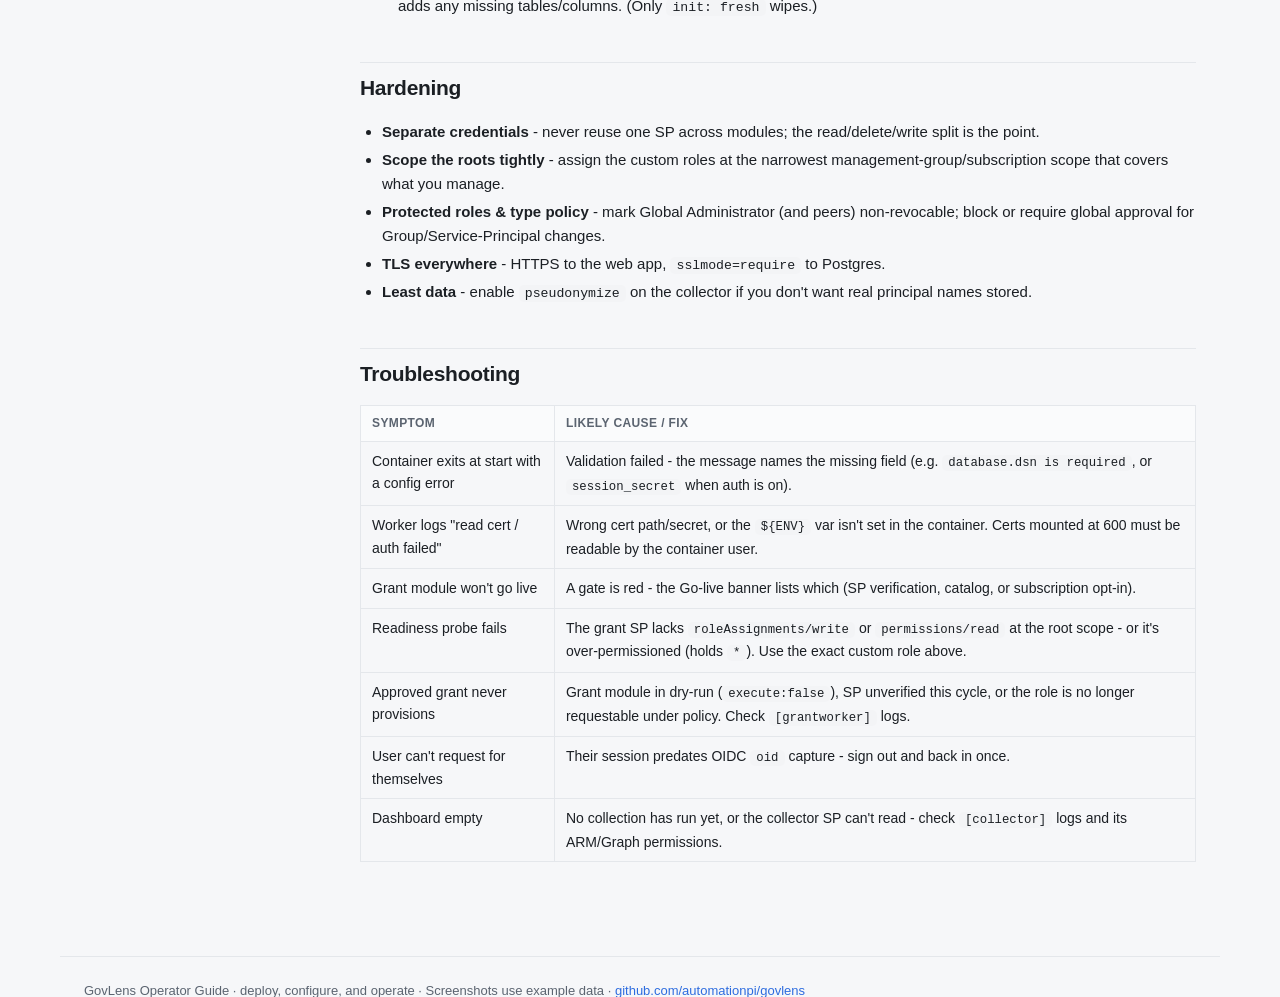
<file: docs/user-guide/operator.html>
<!doctype html>
<html lang="en">
<head>
<meta charset="utf-8">
<meta name="viewport" content="width=device-width, initial-scale=1">
<title>GovLens - Operator Guide</title>
<link rel="stylesheet" href="assets/guide.css">
</head>
<body>
<div class="topbar">
  <span class="brand">Gov<span class="lens">Lens</span></span>
  <nav class="gnav"><a href="index.html">User Guide</a><a href="operator.html" class="active">Operator Guide</a><a href="https://github.com/automationpi/govlens" target="_blank" rel="noopener">GitHub &#8599;</a></nav>
  <span style="flex:1"></span>
  <span class="tag">deploy · configure · operate</span>
</div>

<div class="layout">
<nav class="toc">
  <h4>Plan</h4>
  <a href="#arch">Architecture</a>
  <a href="#prereqs">Prerequisites</a>
  <h4>Provision (Azure)</h4>
  <a href="#sps">Service principals</a>
  <a href="#webapp">Web sign-in app</a>
  <h4>Configure &amp; run</h4>
  <a href="#config">Config reference</a>
  <a href="#secrets">Secrets</a>
  <a href="#run">Running it</a>
  <a href="#database">Database</a>
  <h4>Go live</h4>
  <a href="#bootstrap">First run</a>
  <a href="#enable">Enabling self-service</a>
  <a href="#drift">Out-of-band review</a>
  <h4>Operate</h4>
  <a href="#ops">Day-2 operations</a>
  <a href="#rotate">Rotating credentials</a>
  <a href="#upgrade">Upgrading</a>
  <a href="#hardening">Hardening</a>
  <a href="#trouble">Troubleshooting</a>
</nav>

<main>
  <h1>GovLens Operator Guide</h1>
  <p class="lead">How to deploy, configure, secure, and run GovLens for your organization. For the
  end-user experience (requesting/approving access), see the <a href="index.html">User Guide</a>.</p>

  <h2 id="arch">Architecture</h2>
  <p>GovLens is one container image running against <b>your own Postgres</b>. Inside it a small launcher
  supervises the web app plus the enabled background workers. Each worker uses a <b>separate, least-privilege
  service principal</b>, so no single component can both read broadly and change access.</p>
  <div class="arch">
    <div class="col">
      <div class="colhead">People</div>
      <div class="box"><b>Users &amp; approvers</b><span class="s">Browser → GovLens web. Sign in via your IdP (Entra SSO).</span></div>
    </div>
    <div class="col">
      <div class="colhead">GovLens (one container)</div>
      <div class="box"><b>Web app</b><span class="s">Serves the UI. Only reads/writes the request queue - never touches Azure.</span></div>
      <div class="box read"><b>Collector</b><span class="s">read-only SP → pulls governance data</span></div>
      <div class="box del"><b>Remediator</b><span class="s">delete-only SP → executes approved revokes + grant expiry</span></div>
      <div class="box write"><b>Grant worker</b><span class="s">write-only SP → provisions approved grants</span></div>
    </div>
    <div class="col">
      <div class="colhead">Your infrastructure</div>
      <div class="box db"><b>Postgres</b><span class="s">State + audit trail. You bring it; GovLens creates its own schema.</span></div>
      <div class="box"><b>Azure ARM &amp; Microsoft Graph</b><span class="s">The read/write targets, reached only by the workers.</span></div>
    </div>
    <div class="lgd">Green = read-only · Red = delete-only · Blue = write-only · Amber = your database. The web app holds no Azure credential.</div>
  </div>

  <h2 id="prereqs">Prerequisites</h2>
  <ul>
    <li><b>A Postgres database</b> and a connection string. The DB user needs create-table rights (GovLens
    builds its own schema on first start). Treat it as the audit store - back it up.</li>
    <li><b>An Entra tenant</b> and rights to create <b>app registrations / service principals</b> and
    <b>custom roles</b> (Application Administrator + Owner/User Access Administrator at your management-group root, or equivalent).</li>
    <li><b>A container runtime</b> (Docker/Podman/Kubernetes) able to run the image and mount a config file.</li>
    <li>The <b>Azure CLI</b> (<code>az</code>) for the provisioning steps below.</li>
  </ul>

  <h2 id="sps">Service principals</h2>
  <p>Create three least-privilege SPs, each assigned at your tenant/management-group root. Each can use a
  <b>certificate</b> (<code>--create-cert</code>) or a <b>client secret</b> - your choice per SP.</p>
  <pre class="cmd"><span class="c"># set your management-group (or tenant root) scope</span>
MG=<span class="k">"/providers/Microsoft.Management/managementGroups/&lt;mg-or-tenant-root&gt;"</span>

<span class="c"># 1) COLLECTOR - read-only. Reader (ARM) at the root...</span>
az ad sp create-for-rbac --name govlens-collector --role Reader --scopes <span class="k">"$MG"</span> --create-cert
<span class="c">#    ...plus Microsoft Graph *application* permissions (admin-consented):</span>
<span class="c">#    Directory.Read.All, RoleManagement.Read.Directory, Policy.Read.All,</span>
<span class="c">#    Application.Read.All, Group.Read.All, User.Read.All, Reports.Read.All …</span>
<span class="c">#    (grant via `az ad app permission add` + `az ad app permission admin-consent`)</span>

<span class="c"># 2) REMEDIATOR - delete-only custom role, then the SP</span>
cat &gt; remediator-role.json &lt;&lt;EOF
{ "Name":"GovLens Remediator",
  "Description":"Deletes role assignments for approved revokes.",
  "Actions":["Microsoft.Authorization/roleAssignments/read",
             "Microsoft.Authorization/roleAssignments/delete"],
  "AssignableScopes":["$MG"] }
EOF
az role definition create --role-definition remediator-role.json
az ad sp create-for-rbac --name govlens-remediator --role <span class="k">"GovLens Remediator"</span> --scopes <span class="k">"$MG"</span> --create-cert

<span class="c"># 3) GRANT - write-only custom role, then the SP</span>
cat &gt; grant-role.json &lt;&lt;EOF
{ "Name":"GovLens Access Provisioner",
  "Description":"Creates role assignments for approved grants.",
  "Actions":["Microsoft.Authorization/roleAssignments/read",
             "Microsoft.Authorization/roleAssignments/write",
             "Microsoft.Authorization/permissions/read"],
  "AssignableScopes":["$MG"] }
EOF
az role definition create --role-definition grant-role.json
az ad sp create-for-rbac --name govlens-grant --role <span class="k">"GovLens Access Provisioner"</span> --scopes <span class="k">"$MG"</span> --create-cert</pre>
  <div class="note"><b>Least privilege by design.</b> The grant SP can <i>write</i> role assignments but has
  <b>no delete</b>; expiry-revocation is handled by the remediator's delete role. The <code>permissions/read</code>
  action lets the grant worker self-verify (the readiness probe) without any broader access.</div>
  <div class="tip"><b>Secret instead of cert:</b> drop <code>--create-cert</code> to get a client secret in the
  command output, or run <code>az ad app credential reset --id &lt;app-id&gt;</code>. Put it in the config as
  <code>secret:</code> instead of <code>cert:</code>.</div>
  <p>Note each SP's <b>app id</b> and keep its <b>cert PEM / secret</b> - you'll reference them in the config.
  Enable only the modules you need: a revoke-only deployment doesn't need the grant SP, and vice-versa.</p>

  <h2 id="webapp">Web sign-in app</h2>
  <p>Register one more app for user sign-in (OpenID Connect). This is separate from the workers and holds no Azure roles.</p>
  <pre class="cmd">az ad app create --display-name govlens-web \
  --web-redirect-uris <span class="k">https://govlens.example.com/auth/callback</span> \
  --enable-id-token-issuance true
az ad app credential reset --id <span class="k">&lt;web-app-id&gt;</span>   <span class="c"># → client secret for the config</span></pre>
  <p>The redirect URI must exactly match <code>auth.redirect_url</code> in your config. Users just need to be
  able to sign in; their GovLens roles come from GovLens's own grants.</p>

  <h2 id="config">Config reference</h2>
  <p>Everything lives in one <code>config.yaml</code>. Copy the sample below, replace each
  <code>&lt;placeholder&gt;</code>, and fill in your database, auth, and service principals. Any value can use
  <code>${ENV_VAR}</code> to read a secret from the environment instead of writing it in the file.</p>

  <h3>Sample <code>config.yaml</code></h3>
  <pre class="cmd"><span class="c"># Run the whole stack from one image against your own Postgres:</span>
<span class="c">#   docker run -v ./config.yaml:/etc/govlens/config.yaml -p 8080:8080 ghcr.io/automationpi/govlens</span>

tenant:
  label: example                    <span class="c"># stable key shown in the UI (default: the SP tenant id)</span>

database:
  <span class="c"># Bring your own Postgres; GovLens creates its own schema on first start.</span>
  dsn: <span class="k">"${DATABASE_URL}"</span>          <span class="c"># postgres://user:pass@host:5432/govlens?sslmode=require</span>
  init: reuse                     <span class="c"># reuse (default, keeps data) | fresh (drops+recreates GovLens tables)</span>

server:
  addr: <span class="k">":8080"</span>

auth:
  mode: entra                       <span class="c"># entra | oidc | dev | off</span>
  entra_tenant: <span class="k">&lt;your-tenant-id&gt;</span>
  oidc_client_id: <span class="k">&lt;web-app-registration-id&gt;</span>
  oidc_client_secret: <span class="k">"${OIDC_CLIENT_SECRET}"</span>
  redirect_url: https://govlens.example.com/auth/callback
  session_secret: <span class="k">"${GOVLENS_SESSION_SECRET}"</span>   <span class="c"># openssl rand -base64 48 (keep stable)</span>
  admin_emails:
    - you@example.com

<span class="c"># Each SP takes EITHER a certificate OR a client secret (your choice per SP).</span>
<span class="c"># cert may be a file path, an inline PEM, or base64-encoded PEM.</span>
service_principals:
  collector:                        <span class="c"># read-only: pulls governance data</span>
    app_id: <span class="k">&lt;collector-app-id&gt;</span>
    cert: /secrets/collector.pem
  remediator:                       <span class="c"># roleAssignments read+delete: executes revokes</span>
    app_id: <span class="k">&lt;remediator-app-id&gt;</span>
    secret: <span class="k">"${REMEDIATOR_SECRET}"</span>
  grant:                            <span class="c"># roleAssignments read+write: provisions grants</span>
    app_id: <span class="k">&lt;grant-app-id&gt;</span>
    cert: /secrets/grant.pem
    root_scope: /providers/Microsoft.Management/managementGroups/<span class="k">&lt;your-mg-root&gt;</span>

modules:
  collector:  { enabled: true, interval: 3600 }
  remediator: { enabled: true, execute: true, interval: 3600 }
  grant:      { enabled: true, execute: true, interval: 300 }</pre>

  <h3>Key reference</h3>
  <table>
    <tr><th>Key</th><th>Meaning</th></tr>
    <tr><td><code>tenant.label</code></td><td>Stable key shown in the UI (default: the SP tenant id).</td></tr>
    <tr><td><code>database.dsn</code> <b>(required)</b></td><td>Your Postgres connection string. GovLens never manages a DB.</td></tr>
    <tr><td><code>server.addr</code></td><td>Listen address (default <code>:8080</code>).</td></tr>
    <tr><td><code>auth.mode</code></td><td><code>entra</code> | <code>oidc</code> | <code>dev</code> | <code>off</code>.</td></tr>
    <tr><td><code>auth.entra_tenant</code> / <code>oidc_issuer</code></td><td>Your tenant id (entra) or issuer URL (generic OIDC).</td></tr>
    <tr><td><code>auth.oidc_client_id/secret</code></td><td>The web sign-in app's credentials.</td></tr>
    <tr><td><code>auth.redirect_url</code></td><td>Must match the app registration's redirect URI.</td></tr>
    <tr><td><code>auth.session_secret</code></td><td>Random HMAC key that signs GovLens's own session cookies (not your OIDC secret). Generate a long random value with <code>openssl rand -base64 48</code> and keep it stable; rotating it logs everyone out. Required when auth is on.</td></tr>
    <tr><td><code>auth.admin_emails</code></td><td>Bootstrap global admins (list).</td></tr>
    <tr><td><code>service_principals.{collector,remediator,grant}</code></td><td>Each: <code>app_id</code> + <code>cert</code> <i>or</i> <code>secret</code>. Grant also needs <code>root_scope</code>.</td></tr>
    <tr><td><code>modules.{…}.enabled / execute / interval</code></td><td>Toggle each worker; <code>execute:false</code> = dry-run; interval in seconds.</td></tr>
  </table>

  <h2 id="secrets">Secrets: cert, secret, or ${ENV}</h2>
  <ul>
    <li><b>Per SP</b>: use either <code>cert:</code> (a file path, an inline PEM, or base64 PEM) or <code>secret:</code> (a client secret).</li>
    <li><b>Session secret</b> (<code>auth.session_secret</code>): a random HMAC key GovLens uses to sign login
    cookies. Generate one with <code>openssl rand -base64 48</code>, keep it stable (rotating it logs everyone
    out), and use the same value across replicas so a session works on any instance.</li>
    <li><b>${ENV} interpolation</b>: any value may reference an environment variable, e.g.
    <code>dsn: "${DATABASE_URL}"</code> or <code>secret: "${GRANT_SECRET}"</code>. Missing vars become empty and
    validation fails fast with a clear message. Mix inline and env however you like.</li>
    <li>Keep certs/secrets out of the image - mount them or pass via environment. The config file itself is
    safe to keep in source control if all secrets are <code>${ENV}</code> references.</li>
  </ul>

  <h2 id="run">Running it</h2>
  <pre class="cmd">docker run -d --name govlens \
  -v ./config.yaml:/etc/govlens/config.yaml:ro \
  -v ./secrets:/secrets:ro \                 <span class="c"># if you use cert file paths</span>
  -e DATABASE_URL=… -e OIDC_CLIENT_SECRET=… -e GOVLENS_SESSION_SECRET=… \
  -e GRANT_SECRET=… \
  -p 8080:8080 \
  <span class="k">ghcr.io/automationpi/govlens</span></pre>
  <p>The launcher (<code>govlensd</code>) applies the schema, then starts and supervises the web app and each
  enabled worker, restarting any that exit. Put GovLens behind your reverse proxy / TLS terminator; the
  redirect URL must be the public HTTPS address.</p>
  <div class="tip"><b>Single component (advanced):</b> the image also contains <code>/web</code>, <code>/collect</code>,
  <code>/remediator</code>, <code>/grantworker</code>, <code>/ingest</code>. Override the entrypoint to run just one
  (useful for Kubernetes, where you'd run each as its own Deployment/CronJob).</div>

  <h2 id="database">Database</h2>
  <ul>
    <li>Point <code>database.dsn</code> at any reachable Postgres. Schema is created/migrated automatically on
    start (additive, idempotent) - upgrades need no manual migration.</li>
    <li><b>Your data is never overwritten on upgrade.</b> <code>database.init</code> defaults to
    <code>reuse</code>: a new image (or restart) re-applies the schema idempotently and keeps every row.
    Set <code>init: fresh</code> only when you deliberately want a clean start - it drops GovLens's own tables
    (and nothing else, so a shared Postgres keeps other apps' tables) and recreates them.</li>
    <li>The <code>access_requests</code> table is your <b>audit trail</b> (who requested/approved/provisioned/expired).
    Back it up and retain per your policy.</li>
    <li>Use TLS to the database (<code>sslmode=require</code>) in production.</li>
  </ul>

  <h2 id="bootstrap">First run</h2>
  <ol class="steps">
    <li>Start with <code>auth.admin_emails</code> set to yourself - you become a global admin on first sign-in.</li>
    <li>Sign in, open <b>Admin</b>, and grant approver/admin roles to others (global or per-subscription).</li>
    <li>Let the collector run once (or wait for its interval) so the dashboard populates and the role catalog
    is discovered.</li>
  </ol>

  <h2 id="enable">Enabling self-service (the gates)</h2>
  <p>The grant module is <b>off by default</b> and only goes live when a fail-closed checklist is green,
  visible on the Admin page:</p>
  <ol>
    <li><b>Capability on</b> - global admin turns it on.</li>
    <li><b>Grant SP verified</b> - enter the grant SP identity and run the <b>readiness probe</b> (confirms it can
    write role assignments and is not over-permissioned). A stale probe (24h) re-closes the module.</li>
    <li><b>Tier policy acknowledged</b> - review each level's rules.</li>
    <li><b>Catalog</b> - auto-discovered on collection.</li>
    <li><b>Subscription opt-in</b> - each subscription admin opts their subscription in.</li>
    <li><b>Go live</b> - allowed only when every gate above passes.</li>
  </ol>
  <div class="shot">
    <div class="chrome"><span class="dot" style="background:#f6584f"></span><span class="dot" style="background:#f6be3f"></span>
      <span class="dot" style="background:#2fbe57"></span><span class="url">https://govlens.example.com/admin</span></div>
    <iframe src="screens/admin.html" style="height:820px" title="Admin - enablement" loading="lazy"></iframe>
    <div class="cap"><b>Admin</b> - the enablement gates, grant SP + readiness probe, tier policy, guardrails, and subscription opt-in.</div>
  </div>

  <h2 id="drift">Out-of-band change review</h2>
  <p>Every collection compares the two latest snapshots. A role assignment that appeared <b>without</b> a
  matching GovLens request (someone granted it directly in the portal, CLI, or Terraform) is materialized as
  a pending <b>out-of-band change</b> at the top of the Requests hub, showing <b>who created the assignment
  and when</b> (from the assignment's own metadata; an unresolved creator is flagged as a signal, not hidden).
  An approver decides, same as any request:</p>
  <ul>
    <li><b>Approve</b> keeps the access. Leave the expiry blank to accept it as-is, or set days to pull it into
    governance as a time-bound, auto-expiring grant.</li>
    <li><b>Reject</b> queues the assignment for removal by the remediator (so this needs the remediator's
    delete permission for that kind - RBAC or Entra directory roles).</li>
  </ul>
  <p>The result is one history where <i>every</i> access change - requested, revoked, or out-of-band - carries
  an approver decision. Detection is idempotent (GovLens's own grants are never flagged) and source-aware (a
  collector that skipped a run is suppressed, not treated as a mass change).</p>

  <h2 id="ops">Day-2 operations</h2>
  <ul>
    <li><b>Logs</b> are line-prefixed by component (<code>[web]</code>, <code>[collector]</code>,
    <code>[remediator]</code>, <code>[grantworker]</code>) - one container, greppable streams.</li>
    <li><b>Health</b>: <code>GET /healthz</code> returns 200 when the web app is up.</li>
    <li><b>Dry-run first</b>: set <code>execute: false</code> on remediator/grant to watch a full cycle make no
    changes, then flip to <code>true</code>. This is the safe way to validate before going live.</li>
    <li><b>Intervals</b>: tune <code>modules.*.interval</code> (seconds). Collector hourly, remediator hourly,
    grant every few minutes are sensible defaults.</li>
    <li><b>What to watch</b>: failed grants/revokes in the logs and in request history; the Global-Admin count
    guard; a grant SP that fails its periodic probe (module auto-closes).</li>
  </ul>

  <h2 id="rotate">Rotating credentials</h2>
  <ol>
    <li>Add a new cert/secret to the SP in Entra (<code>az ad app credential reset</code> - keep the old one until cutover).</li>
    <li>Update the config (or the <code>${ENV}</code> value) to the new credential.</li>
    <li>Restart the container; workers re-authenticate on their next cycle.</li>
    <li>Remove the old credential in Entra.</li>
  </ol>
  <p>The web session signing key (<code>auth.session_secret</code>) can be rotated the same way - it just
  invalidates existing sessions (users re-sign-in).</p>

  <h2 id="upgrade">Upgrading</h2>
  <ol class="steps">
    <li>Pull the new image tag.</li>
    <li>Recreate the container with the same config and volumes.</li>
    <li>Schema changes apply automatically on start (additive). No manual migration.</li>
    <li><b>Your data is preserved</b> - with the default <code>database.init: reuse</code>, a new image never
    drops or recreates data; it only adds any missing tables/columns. (Only <code>init: fresh</code> wipes.)</li>
  </ol>

  <h2 id="hardening">Hardening</h2>
  <ul>
    <li><b>Separate credentials</b> - never reuse one SP across modules; the read/delete/write split is the point.</li>
    <li><b>Scope the roots tightly</b> - assign the custom roles at the narrowest management-group/subscription
    scope that covers what you manage.</li>
    <li><b>Protected roles &amp; type policy</b> - mark Global Administrator (and peers) non-revocable; block or
    require global approval for Group/Service-Principal changes.</li>
    <li><b>TLS everywhere</b> - HTTPS to the web app, <code>sslmode=require</code> to Postgres.</li>
    <li><b>Least data</b> - enable <code>pseudonymize</code> on the collector if you don't want real principal
    names stored.</li>
  </ul>

  <h2 id="trouble">Troubleshooting</h2>
  <table>
    <tr><th>Symptom</th><th>Likely cause / fix</th></tr>
    <tr><td>Container exits at start with a config error</td><td>Validation failed - the message names the missing
      field (e.g. <code>database.dsn is required</code>, or <code>session_secret</code> when auth is on).</td></tr>
    <tr><td>Worker logs "read cert / auth failed"</td><td>Wrong cert path/secret, or the <code>${ENV}</code> var isn't
      set in the container. Certs mounted at 600 must be readable by the container user.</td></tr>
    <tr><td>Grant module won't go live</td><td>A gate is red - the Go-live banner lists which (SP verification,
      catalog, or subscription opt-in).</td></tr>
    <tr><td>Readiness probe fails</td><td>The grant SP lacks <code>roleAssignments/write</code> or
      <code>permissions/read</code> at the root scope - or it's over-permissioned (holds <code>*</code>). Use the exact custom role above.</td></tr>
    <tr><td>Approved grant never provisions</td><td>Grant module in dry-run (<code>execute:false</code>), SP unverified this
      cycle, or the role is no longer requestable under policy. Check <code>[grantworker]</code> logs.</td></tr>
    <tr><td>User can't request for themselves</td><td>Their session predates OIDC <code>oid</code> capture - sign out and
      back in once.</td></tr>
    <tr><td>Dashboard empty</td><td>No collection has run yet, or the collector SP can't read - check
      <code>[collector]</code> logs and its ARM/Graph permissions.</td></tr>
  </table>
</main>
</div>

<footer>
  GovLens Operator Guide · deploy, configure, and operate · Screenshots use example data ·
  <a href="https://github.com/automationpi/govlens">github.com/automationpi/govlens</a>
</footer>
</body>
</html>
</file>
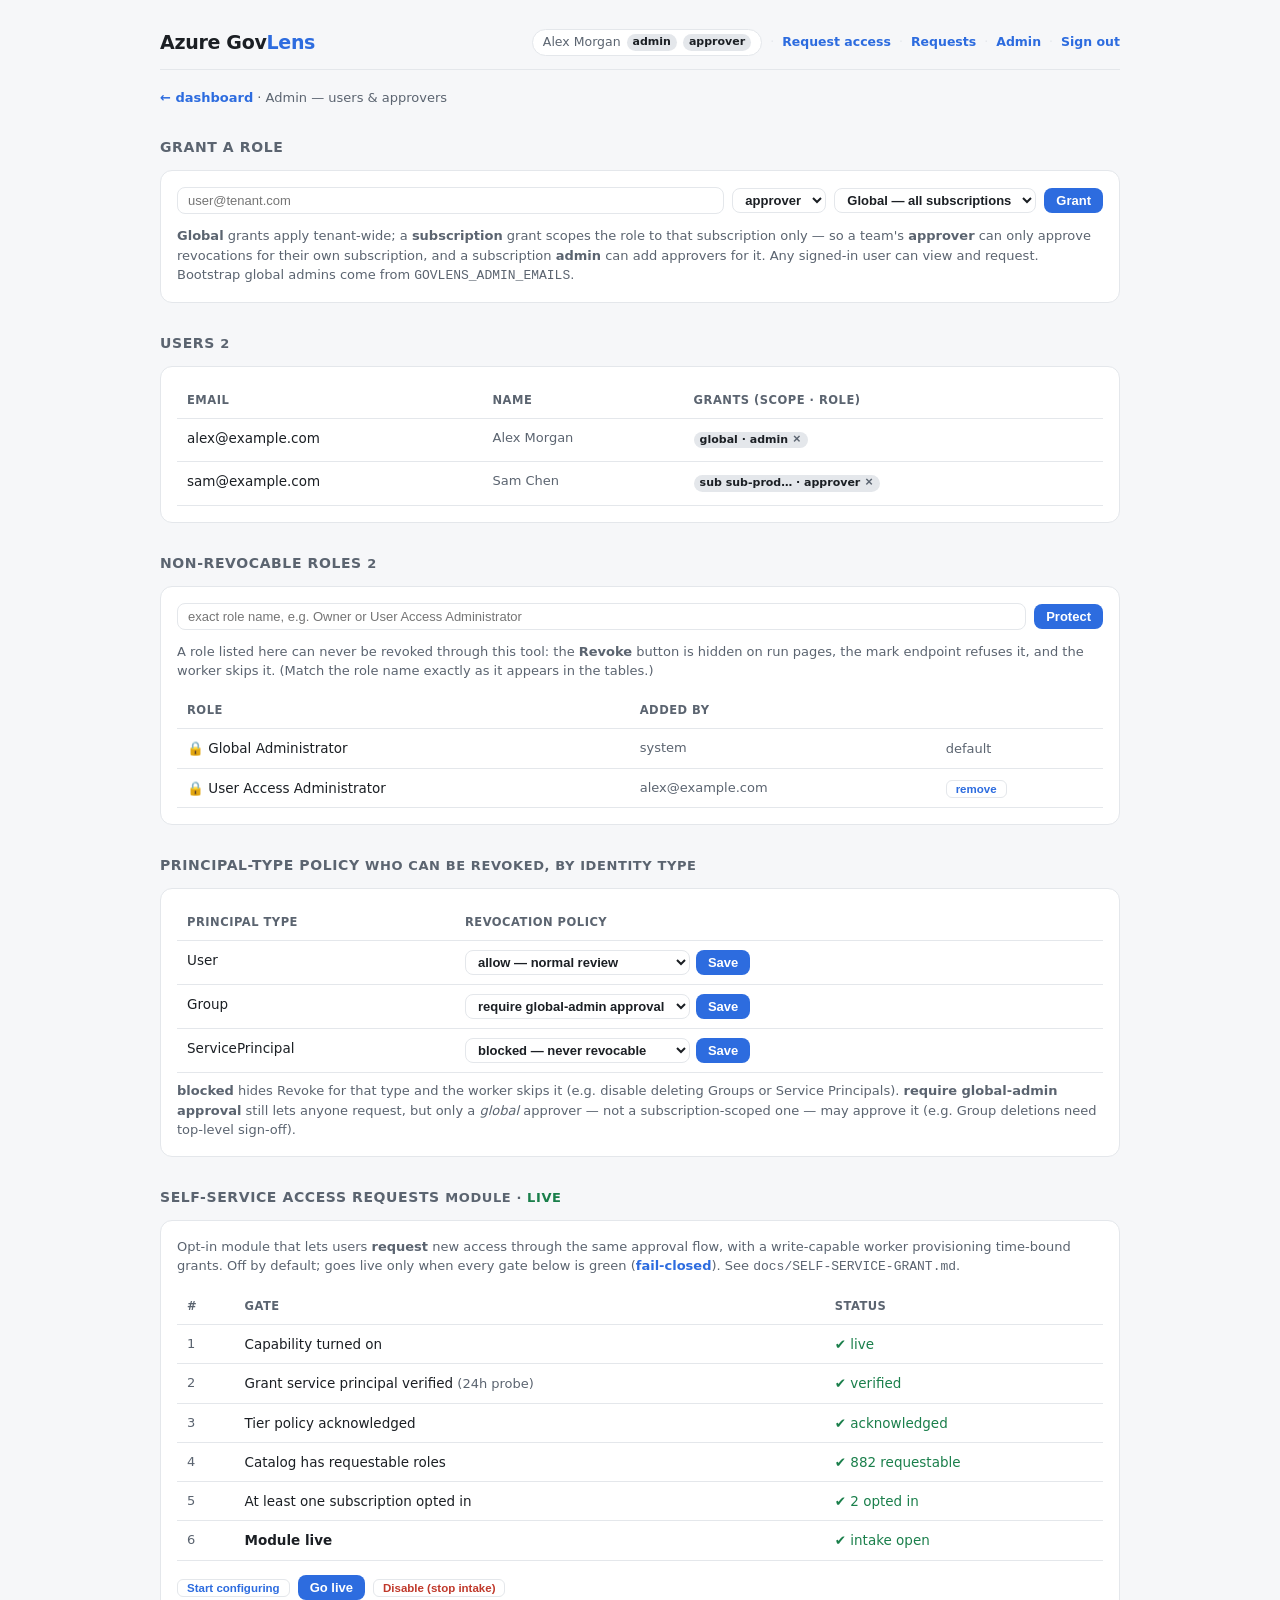
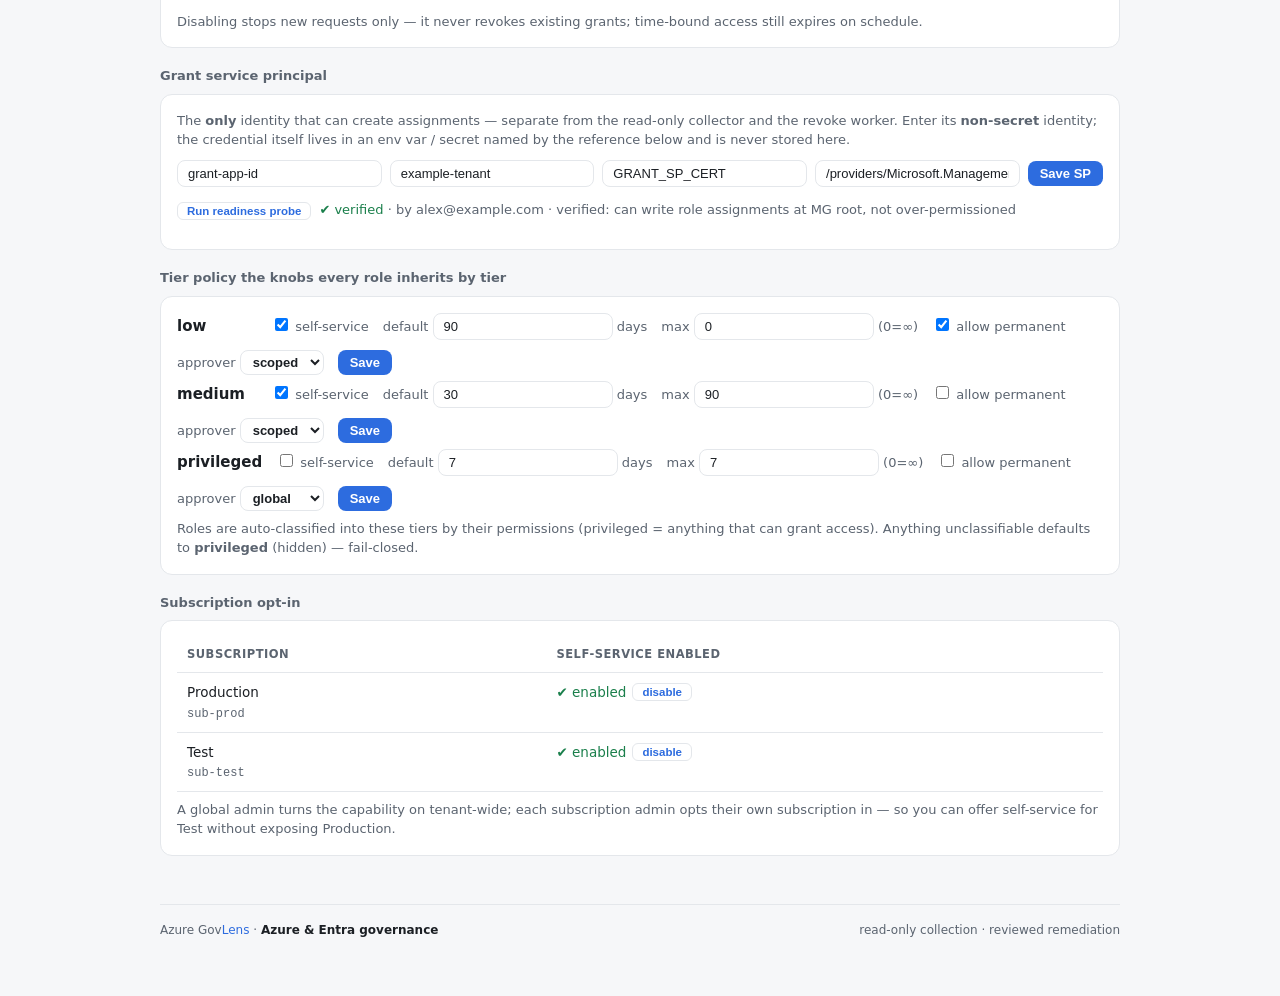
<file: docs/user-guide/screens/admin.html>
<!doctype html>
<html lang="en">
<head>
<meta charset="utf-8">
<meta name="viewport" content="width=device-width, initial-scale=1">
<title>Azure GovLens — Admin · Approvers</title>
<link rel="icon" href="/favicon.svg" type="image/svg+xml"><style>
  :root{
    --bg:#f6f7f9; --card:#ffffff; --ink:#1b1f24; --muted:#5b6470; --line:#e4e7eb;
    --good:#1a7f4b; --good-bg:#e7f5ee; --bad:#c0392b; --bad-bg:#fbeae7;
    --warn:#b7791f; --accent:#2d6cdf; --accent2:#1a7f4b;
  }
  @media (prefers-color-scheme: dark){
    :root:not([data-theme="light"]){
      --bg:#0f1216; --card:#171b21; --ink:#e8ebef; --muted:#98a2b0; --line:#252b33;
      --good:#4ade80; --good-bg:#123321; --bad:#f87171; --bad-bg:#3a1a1a;
      --warn:#e3b341; --accent:#5b9dff; --accent2:#4ade80;
    }
  }
  :root[data-theme="dark"]{
    --bg:#0f1216; --card:#171b21; --ink:#e8ebef; --muted:#98a2b0; --line:#252b33;
    --good:#4ade80; --good-bg:#123321; --bad:#f87171; --bad-bg:#3a1a1a;
    --warn:#e3b341; --accent:#5b9dff; --accent2:#4ade80;
  }
  *{box-sizing:border-box}
  body{margin:0;background:var(--bg);color:var(--ink);
    font:15px/1.5 system-ui,-apple-system,Segoe UI,Roboto,sans-serif}
  .wrap{max-width:1000px;margin:0 auto;padding:28px 20px 60px}
  header{display:flex;align-items:baseline;justify-content:space-between;flex-wrap:wrap;gap:8px;margin-bottom:22px}
  h1{font-size:22px;margin:0;letter-spacing:-.2px}
  h1 .lens{color:var(--accent)}
  a.h1link{text-decoration:none;color:inherit}
  .sub{color:var(--muted);font-size:13px}
  h2{font-size:14px;text-transform:uppercase;letter-spacing:.6px;color:var(--muted);margin:30px 0 12px}
  .tiles{display:grid;grid-template-columns:repeat(4,1fr);gap:14px}
  @media(max-width:720px){.tiles{grid-template-columns:repeat(2,1fr)}}
  .card{background:var(--card);border:1px solid var(--line);border-radius:12px;padding:16px}
  .tile .k{color:var(--muted);font-size:12px;text-transform:uppercase;letter-spacing:.5px}
  .tile .v{font-size:28px;font-weight:650;margin-top:4px;letter-spacing:-.5px}
  .delta{font-size:12px;margin-top:2px}
  .up{color:var(--good)} .down{color:var(--bad)} .flat{color:var(--muted)}
  .chart{overflow-x:auto}
  svg{display:block;width:100%;height:auto;min-width:640px}
  .legend{display:flex;gap:18px;font-size:12px;color:var(--muted);margin:6px 2px 0}
  .swatch{display:inline-block;width:10px;height:10px;border-radius:2px;margin-right:5px;vertical-align:middle}
  .tablewrap{overflow-x:auto}
  table{width:100%;border-collapse:collapse;font-size:13.5px}
  th,td{text-align:left;padding:9px 10px;border-bottom:1px solid var(--line);vertical-align:top}
  th{color:var(--muted);font-weight:600;font-size:11.5px;text-transform:uppercase;letter-spacing:.5px}
  .badge{display:inline-block;padding:1px 8px;border-radius:20px;font-size:11.5px;font-weight:600}
  .b-added{background:var(--good-bg);color:var(--good)}
  .b-removed{background:var(--bad-bg);color:var(--bad)}
  .b-changed{background:#f0e9d8;color:var(--warn)}
  .b-user{background:var(--good-bg);color:var(--good)}
  .b-group{background:#e7edfb;color:var(--accent)}
  .b-sp{background:#f0e9d8;color:var(--warn)}
  .sev{font-weight:600}
  .sev-High{color:var(--bad)} .sev-Medium{color:var(--warn)} .sev-Low,.sev-Info{color:var(--muted)}
  .dom{font-size:11px;color:var(--muted);text-transform:uppercase;letter-spacing:.4px}
  .empty{color:var(--muted);padding:14px 2px}
  .warn-banner{background:var(--bad-bg);color:var(--bad);border:1px solid var(--bad);
    border-radius:8px;padding:8px 10px;font-size:12.5px;margin-bottom:10px;font-weight:500}
  .split{display:grid;grid-template-columns:1fr 1fr;gap:14px}
  @media(max-width:720px){.split{grid-template-columns:1fr}}
  .mono{font-variant-numeric:tabular-nums}
  .tsel{background:var(--card);color:var(--ink);border:1px solid var(--line);border-radius:8px;
    padding:3px 8px;font-size:13px;font-weight:650;cursor:pointer}
  a.rowlink{color:var(--accent);text-decoration:none;font-weight:600}
  a.rowlink:hover{text-decoration:underline}
  .b-src{background:var(--line);color:var(--muted);margin-right:4px}
  .back{color:var(--accent);text-decoration:none;font-size:13px;font-weight:600}
  .back:hover{text-decoration:underline}
  code.scope{font-size:12px;color:var(--muted);word-break:break-all}
  .filters{display:flex;gap:8px;align-items:center;flex-wrap:wrap;margin-bottom:12px}
  .finput{flex:1;min-width:180px;background:var(--card);color:var(--ink);border:1px solid var(--line);
    border-radius:8px;padding:5px 10px;font-size:13px}
  .fbtn{background:var(--accent);color:#fff;border:0;border-radius:8px;padding:5px 12px;font-size:13px;
    font-weight:600;cursor:pointer}
  .finput:focus,.fbtn:focus,.tsel:focus{outline:2px solid var(--accent);outline-offset:1px}
  .markbtn{background:transparent;color:var(--accent);border:1px solid var(--line);border-radius:6px;
    padding:2px 9px;font-size:11.5px;font-weight:600;cursor:pointer}
  .markbtn:hover{border-color:var(--accent)}
  .revokebtn{background:transparent;color:var(--bad);border:1px solid var(--line);border-radius:6px;
    padding:2px 9px;font-size:11.5px;font-weight:600;cursor:pointer;white-space:nowrap}
  .revokebtn:hover{border-color:var(--bad);background:var(--bad-bg)}
  .breject{background:var(--bad)}
  .decide{display:flex;gap:6px;align-items:center;flex-wrap:wrap}
  .safebanner{background:var(--good-bg);color:var(--good);border:1px solid var(--good);
    border-radius:8px;padding:10px 12px;font-size:13px;margin-bottom:18px;font-weight:500}
  .b-pending{background:#f0e9d8;color:var(--warn)}
  .b-approved{background:var(--good-bg);color:var(--good)}
  .b-rejected{background:var(--bad-bg);color:var(--bad)}
   
  .timeline{display:flex;flex-wrap:wrap;align-items:flex-start;min-width:360px}
  .tl-step{position:relative;flex:1 1 0;min-width:118px;padding-right:2px}
  .tl-line{display:flex;align-items:center;gap:6px;height:13px}
  .tl-dot{width:11px;height:11px;border-radius:50%;flex:0 0 auto;box-sizing:border-box;
    border:2px solid var(--line);background:var(--card);z-index:1}
  .tl-bar{flex:1;height:2px;background:var(--line);border-radius:2px}
  .tl-step:last-child .tl-bar{visibility:hidden}
  .tl-body{margin-top:6px;padding-right:8px}
  .tl-label{font-size:12px;font-weight:600;color:var(--ink);line-height:1.2}
  .tl-meta{font-size:11px;color:var(--muted);line-height:1.4;margin-top:2px}
  .tl-meta strong{color:var(--ink);font-weight:600}
   
  .tl-done .tl-dot{background:var(--good);border-color:var(--good)}
  .tl-done .tl-bar{background:var(--good)}
  .tl-current .tl-dot{background:var(--accent);border-color:var(--accent);
    box-shadow:0 0 0 3px var(--good-bg);animation:tlpulse 1.8s ease-in-out infinite}
  .tl-current .tl-label{color:var(--accent)}
  .tl-pending .tl-label{color:var(--muted)}
  .tl-rejected .tl-dot,.tl-failed .tl-dot{background:var(--bad);border-color:var(--bad)}
  .tl-rejected .tl-label,.tl-failed .tl-label{color:var(--bad)}
  .tl-skipped .tl-dot{background:var(--warn);border-color:var(--warn)}
  .tl-skipped .tl-label{color:var(--warn)}
  @keyframes tlpulse{0%,100%{box-shadow:0 0 0 2px var(--good-bg)}50%{box-shadow:0 0 0 5px var(--good-bg)}}
  @media (prefers-reduced-motion:reduce){.tl-current .tl-dot{animation:none}}
   
  .wizbar{height:5px;background:var(--line);border-radius:5px;margin-bottom:8px;overflow:hidden}
  .wizbar>span{display:block;height:100%;width:25%;background:var(--accent);transition:width .25s}
  .wiztitle{font-size:12px;text-transform:uppercase;letter-spacing:.5px;color:var(--muted);font-weight:600;margin-bottom:18px}
  .wiztitle b{color:var(--ink)}
  .wiz .wizstep{display:none}
  .wiz .wizstep.cur{display:block}
  .wiznav{display:flex;gap:10px;margin-top:22px;align-items:center}
  .wizspacer{flex:1}
  .reqstep{margin:0 0 20px}
  .reqstep>.lbl{font-size:12px;text-transform:uppercase;letter-spacing:.5px;color:var(--muted);margin-bottom:8px;font-weight:600}
  .reqstep>.lbl .n{color:var(--accent);margin-right:6px}
  .levels{display:flex;flex-wrap:wrap;gap:10px}
  .level{position:relative;flex:1;min-width:190px;border:1px solid var(--line);border-radius:10px;
    padding:12px 14px;cursor:pointer;background:var(--card);transition:border-color .12s,box-shadow .12s}
  .level:hover{border-color:var(--accent)}
  .level input{position:absolute;opacity:0;pointer-events:none}
  .level.sel{border-color:var(--accent);box-shadow:0 0 0 1px var(--accent) inset}
  .level .lname{font-weight:700;font-size:14px}
  .level .lblurb{font-size:12px;color:var(--muted);margin-top:3px;line-height:1.35}
  .leveldetail{margin-top:12px}
  .chips{display:flex;flex-wrap:wrap;gap:8px;align-items:center}
  .chip-choice{border:1px solid var(--line);border-radius:20px;padding:5px 14px;font-size:13px;
    cursor:pointer;background:var(--card);color:var(--ink);user-select:none}
  .chip-choice.sel{background:var(--accent);color:#fff;border-color:var(--accent)}
  .policyline{font-size:12.5px;color:var(--muted);margin-top:8px}
  .policyline strong{color:var(--ink);font-weight:600}
  .jhint{font-size:12px;color:var(--muted);margin-top:6px}
  .jhint.ok{color:var(--good)}
  .ta{width:100%;box-sizing:border-box;background:var(--card);color:var(--ink);border:1px solid var(--line);
    border-radius:8px;padding:8px 10px;font:inherit;min-height:56px;resize:vertical}
  .chip{display:inline-flex;align-items:center;gap:6px;font-size:12.5px;color:var(--muted);
    background:var(--card);border:1px solid var(--line);border-radius:20px;padding:3px 10px}
  .rolebadge{background:var(--line);color:var(--ink);border-radius:10px;padding:0 6px;font-size:11px;font-weight:600}
  .topnav{display:flex;align-items:center;gap:8px;flex-wrap:wrap;justify-content:flex-end;font-size:12.5px}
  .topbar{display:flex;align-items:center;justify-content:space-between;flex-wrap:wrap;gap:10px;
    padding-bottom:12px;margin-bottom:18px;border-bottom:1px solid var(--line)}
  .brand{font-size:19px;font-weight:700;letter-spacing:-.3px;text-decoration:none;color:var(--ink);white-space:nowrap}
  .brand .lens{color:var(--accent)}
  .xbtn{background:transparent;border:0;color:var(--muted);cursor:pointer;font-size:13px;line-height:1;padding:0 1px;font-weight:700}
  .xbtn:hover{color:var(--bad)}
  .topnav a{color:var(--accent);text-decoration:none;font-weight:600}
  .topnav a:hover{text-decoration:underline}
  .topnav .sep{color:var(--line)}
  .foot{margin-top:48px;padding-top:16px;border-top:1px solid var(--line);display:flex;
    justify-content:space-between;align-items:center;flex-wrap:wrap;gap:8px;color:var(--muted);font-size:12px}
  .foot .lens{color:var(--accent)}
  .foot strong{color:var(--ink);font-weight:650}
</style>
</head>
<body>
<div class="wrap">
  <div class="topbar"><a class="brand" href="/">Azure Gov<span class="lens">Lens</span></a><div class="topnav"><span class="chip" title="alex@example.com">Alex Morgan <span class="rolebadge">admin</span> <span class="rolebadge">approver</span></span><span class="sep">·</span><a href="/request">Request access</a><span class="sep">·</span><a href="/requests">Requests</a><span class="sep">·</span><a href="/admin">Admin</a><span class="sep">·</span><a href="/auth/logout">Sign out</a></div></div>
  <header>
    <div>
      <div class="sub"><a class="back" href="/">← dashboard</a> · Admin — users &amp; approvers</div>
    </div>
  </header>

  

  

  <h2>Grant a role</h2>
  <div class="card">
    <form method="post" action="/admin/grant" class="filters">
      <input type="email" name="email" class="finput" placeholder="user@tenant.com" required>
      <select name="role" class="tsel">
        <option value="approver">approver</option>
        <option value="admin">admin</option>
      </select>
      <select name="scope" class="tsel" aria-label="Scope">
        <option value="*">Global — all subscriptions</option>
        <option value="sub-prod">Production</option><option value="sub-test">Test</option>
      </select>
      <button class="fbtn" type="submit">Grant</button>
    </form>
    <div class="sub" style="margin-top:8px">
      <strong>Global</strong> grants apply tenant-wide; a <strong>subscription</strong> grant scopes the role to that
      subscription only — so a team's <strong>approver</strong> can only approve revocations for their own subscription,
      and a subscription <strong>admin</strong> can add approvers for it. Any signed-in user can view and request.
      Bootstrap global admins come from <code>GOVLENS_ADMIN_EMAILS</code>.
    </div>
  </div>

  <h2>Users <span class="sub">2</span></h2>
  <div class="card">
    
    <div class="tablewrap"><table>
      <thead><tr><th>Email</th><th>Name</th><th>Grants (scope · role)</th></tr></thead>
      <tbody>
      
        
        <tr>
          <td>alex@example.com</td>
          <td class="sub">Alex Morgan</td>
          <td>
            
              <span class="rolebadge" style="margin:0 4px 4px 0;display:inline-flex;align-items:center;gap:4px">
                global · admin
                <form method="post" action="/admin/revoke" style="display:inline">
                  <input type="hidden" name="email" value="alex@example.com"><input type="hidden" name="scope" value="*"><input type="hidden" name="role" value="admin">
                  <button class="xbtn" type="submit" title="remove">×</button></form>
              </span>
            
          </td>
        </tr>
      
        
        <tr>
          <td>sam@example.com</td>
          <td class="sub">Sam Chen</td>
          <td>
            
              <span class="rolebadge" style="margin:0 4px 4px 0;display:inline-flex;align-items:center;gap:4px">
                sub sub-prod… · approver
                <form method="post" action="/admin/revoke" style="display:inline">
                  <input type="hidden" name="email" value="sam@example.com"><input type="hidden" name="scope" value="sub-prod"><input type="hidden" name="role" value="approver">
                  <button class="xbtn" type="submit" title="remove">×</button></form>
              </span>
            
          </td>
        </tr>
      
      </tbody>
    </table></div>
    
  </div>

  <h2>Non-revocable roles <span class="sub">2</span></h2>
  <div class="card">
    <form method="post" action="/admin/protect" class="filters">
      <input type="text" name="role" class="finput" placeholder="exact role name, e.g. Owner or User Access Administrator" required>
      <button class="fbtn" type="submit">Protect</button>
    </form>
    <div class="sub" style="margin-top:8px">
      A role listed here can never be revoked through this tool: the <strong>Revoke</strong> button is hidden on run pages,
      the mark endpoint refuses it, and the worker skips it. (Match the role name exactly as it appears in the tables.)
    </div>
    
    <div class="tablewrap" style="margin-top:12px"><table>
      <thead><tr><th>Role</th><th>Added by</th><th></th></tr></thead>
      <tbody>
      
        <tr>
          <td>🔒 Global Administrator</td>
          <td class="sub">system</td>
          <td>
            <span class="sub">default</span>
          </td>
        </tr>
      
        <tr>
          <td>🔒 User Access Administrator</td>
          <td class="sub">alex@example.com</td>
          <td>
            
            <form method="post" action="/admin/unprotect" style="display:inline">
              <input type="hidden" name="role" value="User Access Administrator">
              <button class="markbtn" type="submit">remove</button>
            </form>
            
          </td>
        </tr>
      
      </tbody>
    </table></div>
    
  </div>

  
  <h2>Principal-type policy <span class="sub">who can be revoked, by identity type</span></h2>
  <div class="card">
    <div class="tablewrap"><table>
      <thead><tr><th>Principal type</th><th>Revocation policy</th></tr></thead>
      <tbody>
      
        
        <tr>
          <td>User</td>
          <td>
            <form method="post" action="/admin/typepolicy" class="decide">
              <input type="hidden" name="type" value="User">
              <select name="policy" class="tsel">
                <option value="allow" selected>allow — normal review</option>
                <option value="global" >require global-admin approval</option>
                <option value="blocked" >blocked — never revocable</option>
              </select>
              <button class="fbtn" type="submit">Save</button>
            </form>
          </td>
        </tr>
      
        
        <tr>
          <td>Group</td>
          <td>
            <form method="post" action="/admin/typepolicy" class="decide">
              <input type="hidden" name="type" value="Group">
              <select name="policy" class="tsel">
                <option value="allow" >allow — normal review</option>
                <option value="global" selected>require global-admin approval</option>
                <option value="blocked" >blocked — never revocable</option>
              </select>
              <button class="fbtn" type="submit">Save</button>
            </form>
          </td>
        </tr>
      
        
        <tr>
          <td>ServicePrincipal</td>
          <td>
            <form method="post" action="/admin/typepolicy" class="decide">
              <input type="hidden" name="type" value="ServicePrincipal">
              <select name="policy" class="tsel">
                <option value="allow" >allow — normal review</option>
                <option value="global" >require global-admin approval</option>
                <option value="blocked" selected>blocked — never revocable</option>
              </select>
              <button class="fbtn" type="submit">Save</button>
            </form>
          </td>
        </tr>
      
      </tbody>
    </table></div>
    <div class="sub" style="margin-top:8px">
      <strong>blocked</strong> hides Revoke for that type and the worker skips it (e.g. disable deleting Groups or
      Service Principals). <strong>require global-admin approval</strong> still lets anyone request, but only a
      <em>global</em> approver — not a subscription-scoped one — may approve it (e.g. Group deletions need top-level sign-off).
    </div>
  </div>
  

  
  <h2 id="ssar">Self-service access requests <span class="sub">module · <span style="color:var(--good)">live</span></span></h2>
  <div class="card">
    <div class="sub" style="margin-bottom:12px">
      Opt-in module that lets users <strong>request</strong> new access through the same approval flow, with a
      write-capable worker provisioning time-bound grants. Off by default; goes live only when every gate below is green
      (<a class="back" href="#" onclick="return false">fail-closed</a>). See <code>docs/SELF-SERVICE-GRANT.md</code>.
    </div>

    
    <div class="tablewrap"><table>
      <thead><tr><th>#</th><th>Gate</th><th>Status</th></tr></thead>
      <tbody>
        <tr><td class="sub">1</td><td>Capability turned on</td>
          <td><span style="color:var(--good)">✔ live</span></td></tr>
        <tr><td class="sub">2</td><td>Grant service principal verified <span class="sub">(24h probe)</span></td>
          <td><span style="color:var(--good)">✔ verified</span></td></tr>
        <tr><td class="sub">3</td><td>Tier policy acknowledged</td>
          <td><span style="color:var(--good)">✔ acknowledged</span></td></tr>
        <tr><td class="sub">4</td><td>Catalog has requestable roles</td>
          <td><span style="color:var(--good)">✔ 882 requestable</span></td></tr>
        <tr><td class="sub">5</td><td>At least one subscription opted in</td>
          <td><span style="color:var(--good)">✔ 2 opted in</span></td></tr>
        <tr><td class="sub">6</td><td><strong>Module live</strong></td>
          <td><span style="color:var(--good)">✔ intake open</span></td></tr>
      </tbody>
    </table></div>

    
    <div class="filters" style="margin-top:14px">
      <form method="post" action="/admin/module" style="display:inline">
        <input type="hidden" name="state" value="configuring">
        <button class="markbtn" type="submit" disabled>Start configuring</button>
      </form>
      <form method="post" action="/admin/module" style="display:inline">
        <input type="hidden" name="state" value="live">
        <button class="fbtn" type="submit">Go live</button>
      </form>
      <form method="post" action="/admin/module" style="display:inline">
        <input type="hidden" name="state" value="disabled">
        <button class="revokebtn" type="submit">Disable (stop intake)</button>
      </form>
    </div>
    <div class="sub" style="margin-top:6px">Disabling stops new requests only — it never revokes existing grants; time-bound access still expires on schedule.</div>
  </div>

  <h3 class="sub" style="margin:18px 0 8px">Grant service principal</h3>
  <div class="card">
    <div class="sub" style="margin-bottom:10px">
      The <strong>only</strong> identity that can create assignments — separate from the read-only collector and the revoke
      worker. Enter its <strong>non-secret</strong> identity; the credential itself lives in an env var / secret named by the
      reference below and is never stored here.
    </div>
    <form method="post" action="/admin/grantsp" class="filters" style="flex-wrap:wrap;gap:8px">
      <input type="text" name="app_id" class="finput" placeholder="grant SP app (client) id" value="grant-app-id" required>
      <input type="text" name="sp_tenant_id" class="finput" placeholder="SP tenant id" value="example-tenant" required>
      <input type="text" name="cred_ref" class="finput" placeholder="credential ref (env/secret name)" value="GRANT_SP_CERT" required>
      <input type="text" name="root_scope" class="finput" placeholder="root scope the SP may write within" value="/providers/Microsoft.Management/managementGroups/example" required>
      <button class="fbtn" type="submit">Save SP</button>
    </form>
    
    <div class="filters" style="margin-top:10px;align-items:center">
      <form method="post" action="/admin/grantsp/probe" style="display:inline">
        <button class="markbtn" type="submit">Run readiness probe</button>
      </form>
      <span class="sub"><span style="color:var(--good)">✔ verified</span> · by alex@example.com · verified: can write role assignments at MG root, not over-permissioned</span>
    </div>
    
  </div>

  <h3 class="sub" style="margin:18px 0 8px">Tier policy <span class="sub">the knobs every role inherits by tier</span></h3>
  <div class="card">
    
    <form method="post" action="/admin/tierpolicy" class="filters" style="flex-wrap:wrap;gap:10px 14px;align-items:center;margin-bottom:6px">
      <input type="hidden" name="tier" value="low">
      <strong style="min-width:80px">low</strong>
      <label class="sub"><input type="checkbox" name="self_service" checked> self-service</label>
      <label class="sub">default <input type="number" name="default_days" min="0" value="90" class="finput" style="max-width:70px"> days</label>
      <label class="sub">max <input type="number" name="max_days" min="0" value="0" class="finput" style="max-width:70px"> (0=∞)</label>
      <label class="sub"><input type="checkbox" name="allow_permanent" checked> allow permanent</label>
      <label class="sub">approver
        <select name="approver_tier" class="tsel">
          <option value="scoped" selected>scoped</option>
          <option value="global" >global</option>
        </select></label>
      
      <button class="fbtn" type="submit">Save</button>
    </form>
    
    <form method="post" action="/admin/tierpolicy" class="filters" style="flex-wrap:wrap;gap:10px 14px;align-items:center;margin-bottom:6px">
      <input type="hidden" name="tier" value="medium">
      <strong style="min-width:80px">medium</strong>
      <label class="sub"><input type="checkbox" name="self_service" checked> self-service</label>
      <label class="sub">default <input type="number" name="default_days" min="0" value="30" class="finput" style="max-width:70px"> days</label>
      <label class="sub">max <input type="number" name="max_days" min="0" value="90" class="finput" style="max-width:70px"> (0=∞)</label>
      <label class="sub"><input type="checkbox" name="allow_permanent" > allow permanent</label>
      <label class="sub">approver
        <select name="approver_tier" class="tsel">
          <option value="scoped" selected>scoped</option>
          <option value="global" >global</option>
        </select></label>
      
      <button class="fbtn" type="submit">Save</button>
    </form>
    
    <form method="post" action="/admin/tierpolicy" class="filters" style="flex-wrap:wrap;gap:10px 14px;align-items:center;margin-bottom:6px">
      <input type="hidden" name="tier" value="privileged">
      <strong style="min-width:80px">privileged</strong>
      <label class="sub"><input type="checkbox" name="self_service" > self-service</label>
      <label class="sub">default <input type="number" name="default_days" min="0" value="7" class="finput" style="max-width:70px"> days</label>
      <label class="sub">max <input type="number" name="max_days" min="0" value="7" class="finput" style="max-width:70px"> (0=∞)</label>
      <label class="sub"><input type="checkbox" name="allow_permanent" > allow permanent</label>
      <label class="sub">approver
        <select name="approver_tier" class="tsel">
          <option value="scoped" >scoped</option>
          <option value="global" selected>global</option>
        </select></label>
      
      <button class="fbtn" type="submit">Save</button>
    </form>
    
    <div class="sub" style="margin-top:8px">Roles are auto-classified into these tiers by their permissions (privileged = anything that can grant access). Anything unclassifiable defaults to <strong>privileged</strong> (hidden) — fail-closed.</div>
  </div>

  <h3 class="sub" style="margin:18px 0 8px">Subscription opt-in</h3>
  <div class="card">
    
    <div class="tablewrap"><table>
      <thead><tr><th>Subscription</th><th>Self-service enabled</th></tr></thead>
      <tbody>
      
        
        <tr>
          <td>Production<div class="sub"><code class="scope">sub-prod</code></div></td>
          <td>
            
            <form method="post" action="/admin/scopeoptin" class="decide">
              <input type="hidden" name="scope" value="sub-prod">
              <input type="hidden" name="enabled" value="off">
              <span style="color:var(--good)">✔ enabled</span> <button class="markbtn" type="submit">disable</button>
              
            </form>
            
          </td>
        </tr>
      
        
        <tr>
          <td>Test<div class="sub"><code class="scope">sub-test</code></div></td>
          <td>
            
            <form method="post" action="/admin/scopeoptin" class="decide">
              <input type="hidden" name="scope" value="sub-test">
              <input type="hidden" name="enabled" value="off">
              <span style="color:var(--good)">✔ enabled</span> <button class="markbtn" type="submit">disable</button>
              
            </form>
            
          </td>
        </tr>
      
      </tbody>
    </table></div>
    
    <div class="sub" style="margin-top:8px">A global admin turns the capability on tenant-wide; each subscription admin opts their own subscription in — so you can offer self-service for Test without exposing Production.</div>
  </div>
  

  <footer class="foot"><div>Azure Gov<span class="lens">Lens</span> · <strong>Azure &amp; Entra governance</strong></div><div>read-only collection · reviewed remediation</div></footer>
</div>
</body>
</html>
</file>
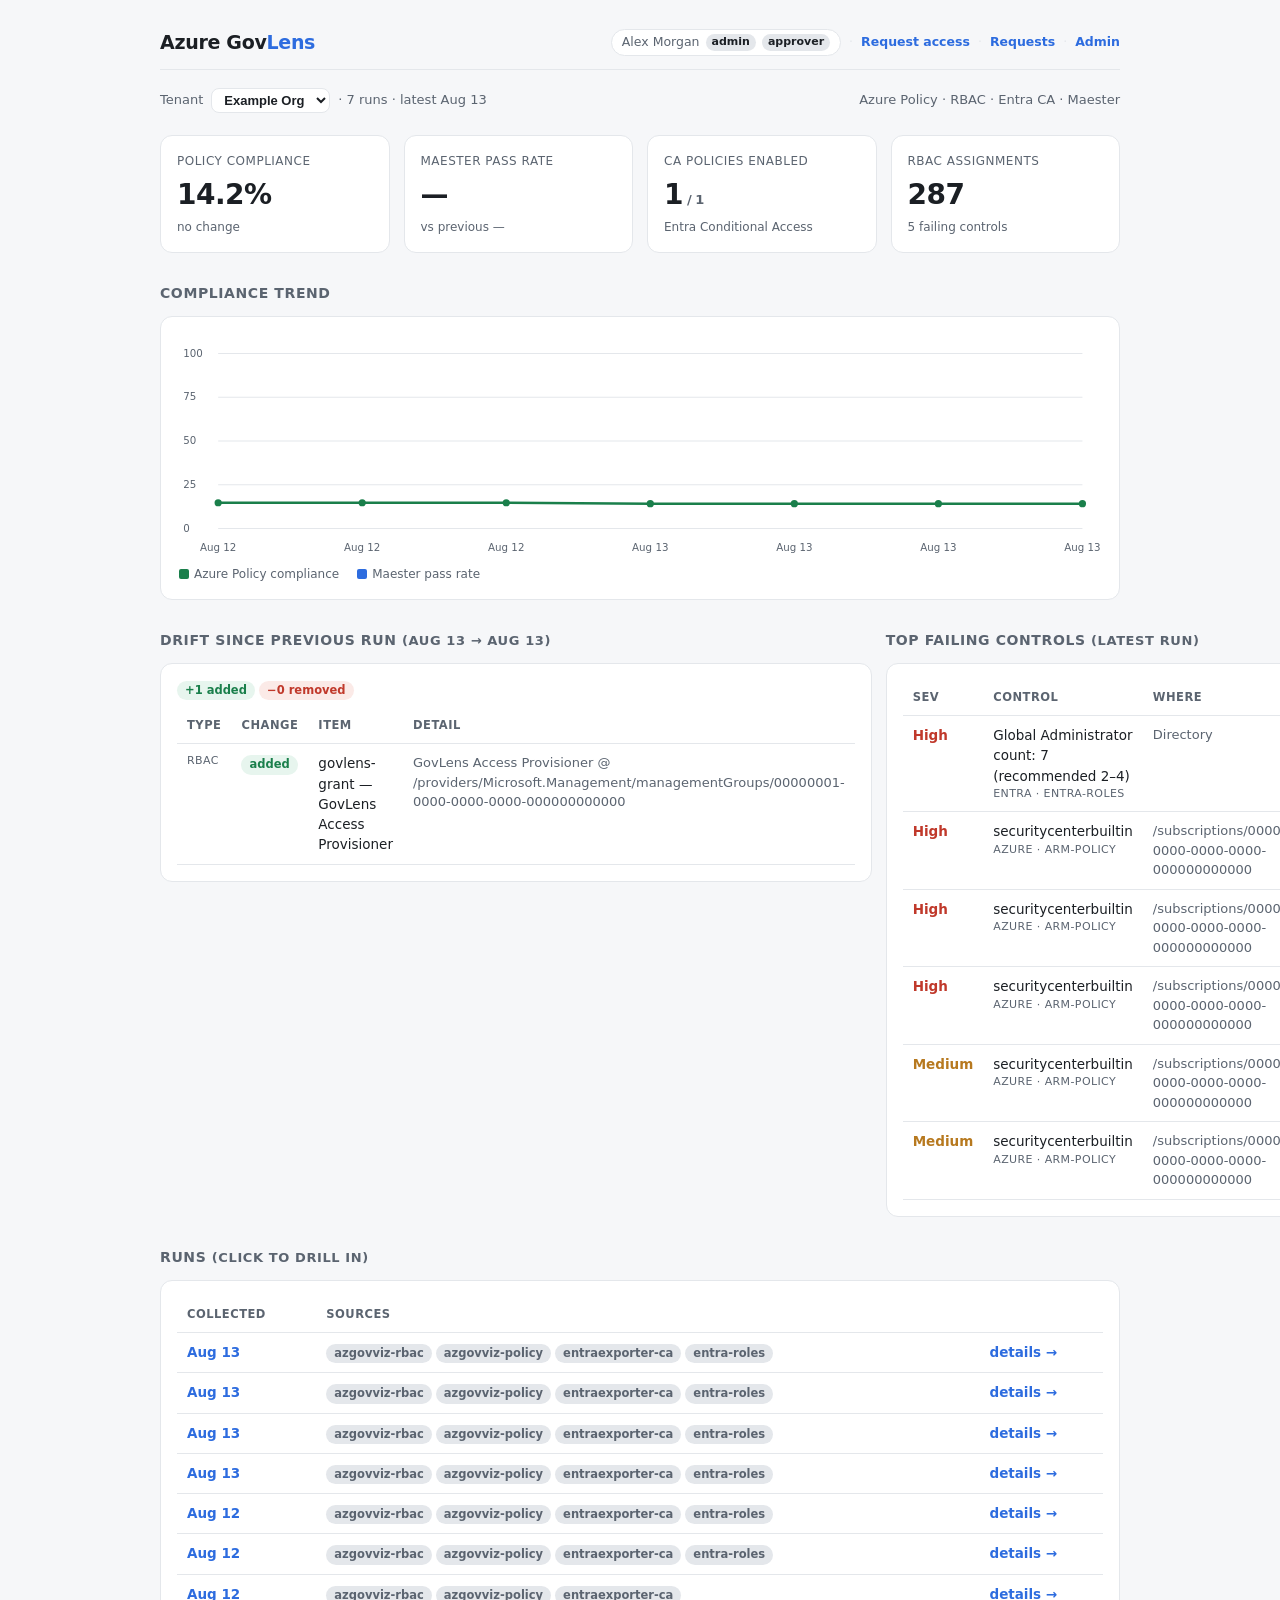
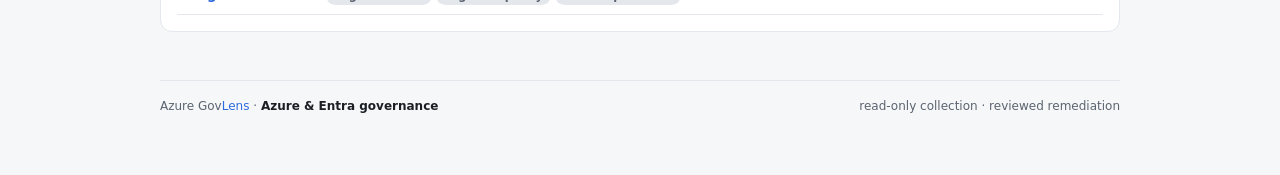
<file: docs/user-guide/screens/dashboard.html>
<!doctype html>
<html lang="en">
<head>
<meta charset="utf-8">
<meta name="viewport" content="width=device-width, initial-scale=1">
<title>Azure GovLens — Example Org</title>
<link rel="icon" href="/favicon.svg" type="image/svg+xml"><style>
  :root{
    --bg:#f6f7f9; --card:#ffffff; --ink:#1b1f24; --muted:#5b6470; --line:#e4e7eb;
    --good:#1a7f4b; --good-bg:#e7f5ee; --bad:#c0392b; --bad-bg:#fbeae7;
    --warn:#b7791f; --accent:#2d6cdf; --accent2:#1a7f4b;
  }
  @media (prefers-color-scheme: dark){
    :root:not([data-theme="light"]){
      --bg:#0f1216; --card:#171b21; --ink:#e8ebef; --muted:#98a2b0; --line:#252b33;
      --good:#4ade80; --good-bg:#123321; --bad:#f87171; --bad-bg:#3a1a1a;
      --warn:#e3b341; --accent:#5b9dff; --accent2:#4ade80;
    }
  }
  :root[data-theme="dark"]{
    --bg:#0f1216; --card:#171b21; --ink:#e8ebef; --muted:#98a2b0; --line:#252b33;
    --good:#4ade80; --good-bg:#123321; --bad:#f87171; --bad-bg:#3a1a1a;
    --warn:#e3b341; --accent:#5b9dff; --accent2:#4ade80;
  }
  *{box-sizing:border-box}
  body{margin:0;background:var(--bg);color:var(--ink);
    font:15px/1.5 system-ui,-apple-system,Segoe UI,Roboto,sans-serif}
  .wrap{max-width:1000px;margin:0 auto;padding:28px 20px 60px}
  header{display:flex;align-items:baseline;justify-content:space-between;flex-wrap:wrap;gap:8px;margin-bottom:22px}
  h1{font-size:22px;margin:0;letter-spacing:-.2px}
  h1 .lens{color:var(--accent)}
  a.h1link{text-decoration:none;color:inherit}
  .sub{color:var(--muted);font-size:13px}
  h2{font-size:14px;text-transform:uppercase;letter-spacing:.6px;color:var(--muted);margin:30px 0 12px}
  .tiles{display:grid;grid-template-columns:repeat(4,1fr);gap:14px}
  @media(max-width:720px){.tiles{grid-template-columns:repeat(2,1fr)}}
  .card{background:var(--card);border:1px solid var(--line);border-radius:12px;padding:16px}
  .tile .k{color:var(--muted);font-size:12px;text-transform:uppercase;letter-spacing:.5px}
  .tile .v{font-size:28px;font-weight:650;margin-top:4px;letter-spacing:-.5px}
  .delta{font-size:12px;margin-top:2px}
  .up{color:var(--good)} .down{color:var(--bad)} .flat{color:var(--muted)}
  .chart{overflow-x:auto}
  svg{display:block;width:100%;height:auto;min-width:640px}
  .legend{display:flex;gap:18px;font-size:12px;color:var(--muted);margin:6px 2px 0}
  .swatch{display:inline-block;width:10px;height:10px;border-radius:2px;margin-right:5px;vertical-align:middle}
  .tablewrap{overflow-x:auto}
  table{width:100%;border-collapse:collapse;font-size:13.5px}
  th,td{text-align:left;padding:9px 10px;border-bottom:1px solid var(--line);vertical-align:top}
  th{color:var(--muted);font-weight:600;font-size:11.5px;text-transform:uppercase;letter-spacing:.5px}
  .badge{display:inline-block;padding:1px 8px;border-radius:20px;font-size:11.5px;font-weight:600}
  .b-added{background:var(--good-bg);color:var(--good)}
  .b-removed{background:var(--bad-bg);color:var(--bad)}
  .b-changed{background:#f0e9d8;color:var(--warn)}
  .b-user{background:var(--good-bg);color:var(--good)}
  .b-group{background:#e7edfb;color:var(--accent)}
  .b-sp{background:#f0e9d8;color:var(--warn)}
  .sev{font-weight:600}
  .sev-High{color:var(--bad)} .sev-Medium{color:var(--warn)} .sev-Low,.sev-Info{color:var(--muted)}
  .dom{font-size:11px;color:var(--muted);text-transform:uppercase;letter-spacing:.4px}
  .empty{color:var(--muted);padding:14px 2px}
  .warn-banner{background:var(--bad-bg);color:var(--bad);border:1px solid var(--bad);
    border-radius:8px;padding:8px 10px;font-size:12.5px;margin-bottom:10px;font-weight:500}
  .split{display:grid;grid-template-columns:1fr 1fr;gap:14px}
  @media(max-width:720px){.split{grid-template-columns:1fr}}
  .mono{font-variant-numeric:tabular-nums}
  .tsel{background:var(--card);color:var(--ink);border:1px solid var(--line);border-radius:8px;
    padding:3px 8px;font-size:13px;font-weight:650;cursor:pointer}
  a.rowlink{color:var(--accent);text-decoration:none;font-weight:600}
  a.rowlink:hover{text-decoration:underline}
  .b-src{background:var(--line);color:var(--muted);margin-right:4px}
  .back{color:var(--accent);text-decoration:none;font-size:13px;font-weight:600}
  .back:hover{text-decoration:underline}
  code.scope{font-size:12px;color:var(--muted);word-break:break-all}
  .filters{display:flex;gap:8px;align-items:center;flex-wrap:wrap;margin-bottom:12px}
  .finput{flex:1;min-width:180px;background:var(--card);color:var(--ink);border:1px solid var(--line);
    border-radius:8px;padding:5px 10px;font-size:13px}
  .fbtn{background:var(--accent);color:#fff;border:0;border-radius:8px;padding:5px 12px;font-size:13px;
    font-weight:600;cursor:pointer}
  .finput:focus,.fbtn:focus,.tsel:focus{outline:2px solid var(--accent);outline-offset:1px}
  .markbtn{background:transparent;color:var(--accent);border:1px solid var(--line);border-radius:6px;
    padding:2px 9px;font-size:11.5px;font-weight:600;cursor:pointer}
  .markbtn:hover{border-color:var(--accent)}
  .revokebtn{background:transparent;color:var(--bad);border:1px solid var(--line);border-radius:6px;
    padding:2px 9px;font-size:11.5px;font-weight:600;cursor:pointer;white-space:nowrap}
  .revokebtn:hover{border-color:var(--bad);background:var(--bad-bg)}
  .breject{background:var(--bad)}
  .decide{display:flex;gap:6px;align-items:center;flex-wrap:wrap}
  .safebanner{background:var(--good-bg);color:var(--good);border:1px solid var(--good);
    border-radius:8px;padding:10px 12px;font-size:13px;margin-bottom:18px;font-weight:500}
  .b-pending{background:#f0e9d8;color:var(--warn)}
  .b-approved{background:var(--good-bg);color:var(--good)}
  .b-rejected{background:var(--bad-bg);color:var(--bad)}
   
  .timeline{display:flex;flex-wrap:wrap;align-items:flex-start;min-width:360px}
  .tl-step{position:relative;flex:1 1 0;min-width:118px;padding-right:2px}
  .tl-line{display:flex;align-items:center;gap:6px;height:13px}
  .tl-dot{width:11px;height:11px;border-radius:50%;flex:0 0 auto;box-sizing:border-box;
    border:2px solid var(--line);background:var(--card);z-index:1}
  .tl-bar{flex:1;height:2px;background:var(--line);border-radius:2px}
  .tl-step:last-child .tl-bar{visibility:hidden}
  .tl-body{margin-top:6px;padding-right:8px}
  .tl-label{font-size:12px;font-weight:600;color:var(--ink);line-height:1.2}
  .tl-meta{font-size:11px;color:var(--muted);line-height:1.4;margin-top:2px}
  .tl-meta strong{color:var(--ink);font-weight:600}
   
  .tl-done .tl-dot{background:var(--good);border-color:var(--good)}
  .tl-done .tl-bar{background:var(--good)}
  .tl-current .tl-dot{background:var(--accent);border-color:var(--accent);
    box-shadow:0 0 0 3px var(--good-bg);animation:tlpulse 1.8s ease-in-out infinite}
  .tl-current .tl-label{color:var(--accent)}
  .tl-pending .tl-label{color:var(--muted)}
  .tl-rejected .tl-dot,.tl-failed .tl-dot{background:var(--bad);border-color:var(--bad)}
  .tl-rejected .tl-label,.tl-failed .tl-label{color:var(--bad)}
  .tl-skipped .tl-dot{background:var(--warn);border-color:var(--warn)}
  .tl-skipped .tl-label{color:var(--warn)}
  @keyframes tlpulse{0%,100%{box-shadow:0 0 0 2px var(--good-bg)}50%{box-shadow:0 0 0 5px var(--good-bg)}}
  @media (prefers-reduced-motion:reduce){.tl-current .tl-dot{animation:none}}
   
  .wizbar{height:5px;background:var(--line);border-radius:5px;margin-bottom:8px;overflow:hidden}
  .wizbar>span{display:block;height:100%;width:25%;background:var(--accent);transition:width .25s}
  .wiztitle{font-size:12px;text-transform:uppercase;letter-spacing:.5px;color:var(--muted);font-weight:600;margin-bottom:18px}
  .wiztitle b{color:var(--ink)}
  .wiz .wizstep{display:none}
  .wiz .wizstep.cur{display:block}
  .wiznav{display:flex;gap:10px;margin-top:22px;align-items:center}
  .wizspacer{flex:1}
  .reqstep{margin:0 0 20px}
  .reqstep>.lbl{font-size:12px;text-transform:uppercase;letter-spacing:.5px;color:var(--muted);margin-bottom:8px;font-weight:600}
  .reqstep>.lbl .n{color:var(--accent);margin-right:6px}
  .levels{display:flex;flex-wrap:wrap;gap:10px}
  .level{position:relative;flex:1;min-width:190px;border:1px solid var(--line);border-radius:10px;
    padding:12px 14px;cursor:pointer;background:var(--card);transition:border-color .12s,box-shadow .12s}
  .level:hover{border-color:var(--accent)}
  .level input{position:absolute;opacity:0;pointer-events:none}
  .level.sel{border-color:var(--accent);box-shadow:0 0 0 1px var(--accent) inset}
  .level .lname{font-weight:700;font-size:14px}
  .level .lblurb{font-size:12px;color:var(--muted);margin-top:3px;line-height:1.35}
  .leveldetail{margin-top:12px}
  .chips{display:flex;flex-wrap:wrap;gap:8px;align-items:center}
  .chip-choice{border:1px solid var(--line);border-radius:20px;padding:5px 14px;font-size:13px;
    cursor:pointer;background:var(--card);color:var(--ink);user-select:none}
  .chip-choice.sel{background:var(--accent);color:#fff;border-color:var(--accent)}
  .policyline{font-size:12.5px;color:var(--muted);margin-top:8px}
  .policyline strong{color:var(--ink);font-weight:600}
  .jhint{font-size:12px;color:var(--muted);margin-top:6px}
  .jhint.ok{color:var(--good)}
  .ta{width:100%;box-sizing:border-box;background:var(--card);color:var(--ink);border:1px solid var(--line);
    border-radius:8px;padding:8px 10px;font:inherit;min-height:56px;resize:vertical}
  .chip{display:inline-flex;align-items:center;gap:6px;font-size:12.5px;color:var(--muted);
    background:var(--card);border:1px solid var(--line);border-radius:20px;padding:3px 10px}
  .rolebadge{background:var(--line);color:var(--ink);border-radius:10px;padding:0 6px;font-size:11px;font-weight:600}
  .topnav{display:flex;align-items:center;gap:8px;flex-wrap:wrap;justify-content:flex-end;font-size:12.5px}
  .topbar{display:flex;align-items:center;justify-content:space-between;flex-wrap:wrap;gap:10px;
    padding-bottom:12px;margin-bottom:18px;border-bottom:1px solid var(--line)}
  .brand{font-size:19px;font-weight:700;letter-spacing:-.3px;text-decoration:none;color:var(--ink);white-space:nowrap}
  .brand .lens{color:var(--accent)}
  .xbtn{background:transparent;border:0;color:var(--muted);cursor:pointer;font-size:13px;line-height:1;padding:0 1px;font-weight:700}
  .xbtn:hover{color:var(--bad)}
  .topnav a{color:var(--accent);text-decoration:none;font-weight:600}
  .topnav a:hover{text-decoration:underline}
  .topnav .sep{color:var(--line)}
  .foot{margin-top:48px;padding-top:16px;border-top:1px solid var(--line);display:flex;
    justify-content:space-between;align-items:center;flex-wrap:wrap;gap:8px;color:var(--muted);font-size:12px}
  .foot .lens{color:var(--accent)}
  .foot strong{color:var(--ink);font-weight:650}
</style>
</head>
<body>
<div class="wrap">
  <div class="topbar"><a class="brand" href="/?tenant=00000001-0000-0000-0000-000000000000">Azure Gov<span class="lens">Lens</span></a><div class="topnav"><span class="chip" title="alex@example.com">Alex Morgan <span class="rolebadge">admin</span> <span class="rolebadge">approver</span></span><span class="sep">·</span><a href="/request?tenant=00000001-0000-0000-0000-000000000000">Request access</a><span class="sep">·</span><a href="/requests?tenant=00000001-0000-0000-0000-000000000000">Requests</a><span class="sep">·</span><a href="/admin">Admin</a></div></div>
  <header>
    <div>
      <div class="sub" style="display:flex;align-items:center;gap:8px">
        <span>Tenant</span>
        <select class="tsel" onchange="location='/?tenant='+encodeURIComponent(this.value)" aria-label="Select tenant">
          <option value="00000001-0000-0000-0000-000000000000" selected>Example Org</option><option value="contoso" >contoso</option>
        </select>
        <span>· 7 runs · latest Aug 13</span>
      </div>
    </div>
    <div class="sub" style="text-align:right">Azure Policy · RBAC · Entra CA · Maester</div>
  </header>

  

  <div class="tiles">
    <div class="card tile">
      <div class="k">Policy compliance</div>
      <div class="v">14.2%</div>
      
  
  <div class="delta flat">no change</div>

    </div>
    <div class="card tile">
      <div class="k">Maester pass rate</div>
      <div class="v">—</div>
      
  
  <div class="delta flat">vs previous —</div>
  

    </div>
    <div class="card tile">
      <div class="k">CA policies enabled</div>
      <div class="v mono">1<span class="sub"> / 1</span></div>
      <div class="delta flat">Entra Conditional Access</div>
    </div>
    <div class="card tile">
      <div class="k">RBAC assignments</div>
      <div class="v mono">287</div>
      <div class="delta flat">5 failing controls</div>
    </div>
  </div>

  <h2>Compliance trend</h2>
  <div class="card chart">
    <svg viewBox="0 0 900 220" preserveAspectRatio="none" role="img" aria-label="compliance trend">
      
        <line x1="40" x2="880" y1="20" y2="20" stroke="var(--line)"/>
        <text x="6" y="23" fill="var(--muted)" font-size="10">100</text>
      
        <line x1="40" x2="880" y1="62.5" y2="62.5" stroke="var(--line)"/>
        <text x="6" y="65.5" fill="var(--muted)" font-size="10">75</text>
      
        <line x1="40" x2="880" y1="105" y2="105" stroke="var(--line)"/>
        <text x="6" y="108" fill="var(--muted)" font-size="10">50</text>
      
        <line x1="40" x2="880" y1="147.5" y2="147.5" stroke="var(--line)"/>
        <text x="6" y="150.5" fill="var(--muted)" font-size="10">25</text>
      
        <line x1="40" x2="880" y1="190" y2="190" stroke="var(--line)"/>
        <text x="6" y="193" fill="var(--muted)" font-size="10">0</text>
      
      <polyline fill="none" stroke="var(--accent2)" stroke-width="2.5" points="40.0,165.0 180.0,165.0 320.0,165.0 460.0,165.9 600.0,165.9 740.0,165.9 880.0,165.9"/>
      <polyline fill="none" stroke="var(--accent)"  stroke-width="2.5" points=""/>
      <circle cx="40" cy="165" r="3.5" fill="var(--accent2)"><title>Aug 12: 14.7%</title></circle><circle cx="180" cy="165" r="3.5" fill="var(--accent2)"><title>Aug 12: 14.7%</title></circle><circle cx="320" cy="165" r="3.5" fill="var(--accent2)"><title>Aug 12: 14.7%</title></circle><circle cx="460" cy="165.88652482269504" r="3.5" fill="var(--accent2)"><title>Aug 13: 14.2%</title></circle><circle cx="600" cy="165.88652482269504" r="3.5" fill="var(--accent2)"><title>Aug 13: 14.2%</title></circle><circle cx="740" cy="165.88652482269504" r="3.5" fill="var(--accent2)"><title>Aug 13: 14.2%</title></circle><circle cx="880" cy="165.88652482269504" r="3.5" fill="var(--accent2)"><title>Aug 13: 14.2%</title></circle>
      
      <text x="40" y="212" fill="var(--muted)" font-size="10" text-anchor="middle">Aug 12</text><text x="180" y="212" fill="var(--muted)" font-size="10" text-anchor="middle">Aug 12</text><text x="320" y="212" fill="var(--muted)" font-size="10" text-anchor="middle">Aug 12</text><text x="460" y="212" fill="var(--muted)" font-size="10" text-anchor="middle">Aug 13</text><text x="600" y="212" fill="var(--muted)" font-size="10" text-anchor="middle">Aug 13</text><text x="740" y="212" fill="var(--muted)" font-size="10" text-anchor="middle">Aug 13</text><text x="880" y="212" fill="var(--muted)" font-size="10" text-anchor="middle">Aug 13</text>
    </svg>
    <div class="legend">
      <span><span class="swatch" style="background:var(--accent2)"></span>Azure Policy compliance</span>
      <span><span class="swatch" style="background:var(--accent)"></span>Maester pass rate</span>
    </div>
  </div>

  <div class="split">
    <div>
      <h2>Drift since previous run
        <span class="sub">(Aug 13 → Aug 13)</span>
      </h2>
      <div class="card">
        
        
        <div class="sub" style="margin-bottom:8px">
          <span class="badge b-added">+1 added</span>
          <span class="badge b-removed">−0 removed</span>
        </div>
        <table>
          <thead><tr><th>Type</th><th>Change</th><th>Item</th><th>Detail</th></tr></thead>
          <tbody>
          
            <tr>
              <td class="dom">RBAC</td>
              <td><span class="badge b-added">added</span></td>
              <td>govlens-grant — GovLens Access Provisioner</td>
              <td class="sub">GovLens Access Provisioner @ /providers/Microsoft.Management/managementGroups/00000001-0000-0000-0000-000000000000</td>
            </tr>
          
          </tbody>
        </table>
        
      </div>
    </div>

    <div>
      <h2>Top failing controls <span class="sub">(latest run)</span></h2>
      <div class="card">
        
        <table>
          <thead><tr><th>Sev</th><th>Control</th><th>Where</th></tr></thead>
          <tbody>
          
            <tr>
              <td class="sev sev-High">High</td>
              <td>Global Administrator count: 7 (recommended 2–4)<div class="dom">entra · entra-roles</div></td>
              <td class="sub">Directory</td>
            </tr>
          
            <tr>
              <td class="sev sev-High">High</td>
              <td>securitycenterbuiltin<div class="dom">azure · arm-policy</div></td>
              <td class="sub">/subscriptions/00000002-0000-0000-0000-000000000000</td>
            </tr>
          
            <tr>
              <td class="sev sev-High">High</td>
              <td>securitycenterbuiltin<div class="dom">azure · arm-policy</div></td>
              <td class="sub">/subscriptions/00000003-0000-0000-0000-000000000000</td>
            </tr>
          
            <tr>
              <td class="sev sev-High">High</td>
              <td>securitycenterbuiltin<div class="dom">azure · arm-policy</div></td>
              <td class="sub">/subscriptions/00000004-0000-0000-0000-000000000000</td>
            </tr>
          
            <tr>
              <td class="sev sev-Medium">Medium</td>
              <td>securitycenterbuiltin<div class="dom">azure · arm-policy</div></td>
              <td class="sub">/subscriptions/00000005-0000-0000-0000-000000000000</td>
            </tr>
          
            <tr>
              <td class="sev sev-Medium">Medium</td>
              <td>securitycenterbuiltin<div class="dom">azure · arm-policy</div></td>
              <td class="sub">/subscriptions/00000006-0000-0000-0000-000000000000</td>
            </tr>
          
          </tbody>
        </table>
        
      </div>
    </div>
  </div>

  <h2>Runs <span class="sub">(click to drill in)</span></h2>
  <div class="card">
    <table>
      <thead><tr><th>Collected</th><th>Sources</th><th></th></tr></thead>
      <tbody>
      
        <tr>
          <td><a class="rowlink" href="/run?run=39">Aug 13</a></td>
          <td><span class="badge b-src">azgovviz-rbac</span><span class="badge b-src">azgovviz-policy</span><span class="badge b-src">entraexporter-ca</span><span class="badge b-src">entra-roles</span></td>
          <td><a class="rowlink" href="/run?run=39">details →</a></td>
        </tr>
      
        <tr>
          <td><a class="rowlink" href="/run?run=38">Aug 13</a></td>
          <td><span class="badge b-src">azgovviz-rbac</span><span class="badge b-src">azgovviz-policy</span><span class="badge b-src">entraexporter-ca</span><span class="badge b-src">entra-roles</span></td>
          <td><a class="rowlink" href="/run?run=38">details →</a></td>
        </tr>
      
        <tr>
          <td><a class="rowlink" href="/run?run=37">Aug 13</a></td>
          <td><span class="badge b-src">azgovviz-rbac</span><span class="badge b-src">azgovviz-policy</span><span class="badge b-src">entraexporter-ca</span><span class="badge b-src">entra-roles</span></td>
          <td><a class="rowlink" href="/run?run=37">details →</a></td>
        </tr>
      
        <tr>
          <td><a class="rowlink" href="/run?run=36">Aug 13</a></td>
          <td><span class="badge b-src">azgovviz-rbac</span><span class="badge b-src">azgovviz-policy</span><span class="badge b-src">entraexporter-ca</span><span class="badge b-src">entra-roles</span></td>
          <td><a class="rowlink" href="/run?run=36">details →</a></td>
        </tr>
      
        <tr>
          <td><a class="rowlink" href="/run?run=32">Aug 12</a></td>
          <td><span class="badge b-src">azgovviz-rbac</span><span class="badge b-src">azgovviz-policy</span><span class="badge b-src">entraexporter-ca</span><span class="badge b-src">entra-roles</span></td>
          <td><a class="rowlink" href="/run?run=32">details →</a></td>
        </tr>
      
        <tr>
          <td><a class="rowlink" href="/run?run=31">Aug 12</a></td>
          <td><span class="badge b-src">azgovviz-rbac</span><span class="badge b-src">azgovviz-policy</span><span class="badge b-src">entraexporter-ca</span><span class="badge b-src">entra-roles</span></td>
          <td><a class="rowlink" href="/run?run=31">details →</a></td>
        </tr>
      
        <tr>
          <td><a class="rowlink" href="/run?run=30">Aug 12</a></td>
          <td><span class="badge b-src">azgovviz-rbac</span><span class="badge b-src">azgovviz-policy</span><span class="badge b-src">entraexporter-ca</span></td>
          <td><a class="rowlink" href="/run?run=30">details →</a></td>
        </tr>
      
      </tbody>
    </table>
  </div>

  

  <footer class="foot"><div>Azure Gov<span class="lens">Lens</span> · <strong>Azure &amp; Entra governance</strong></div><div>read-only collection · reviewed remediation</div></footer>
</div>
</body>
</html>
</file>
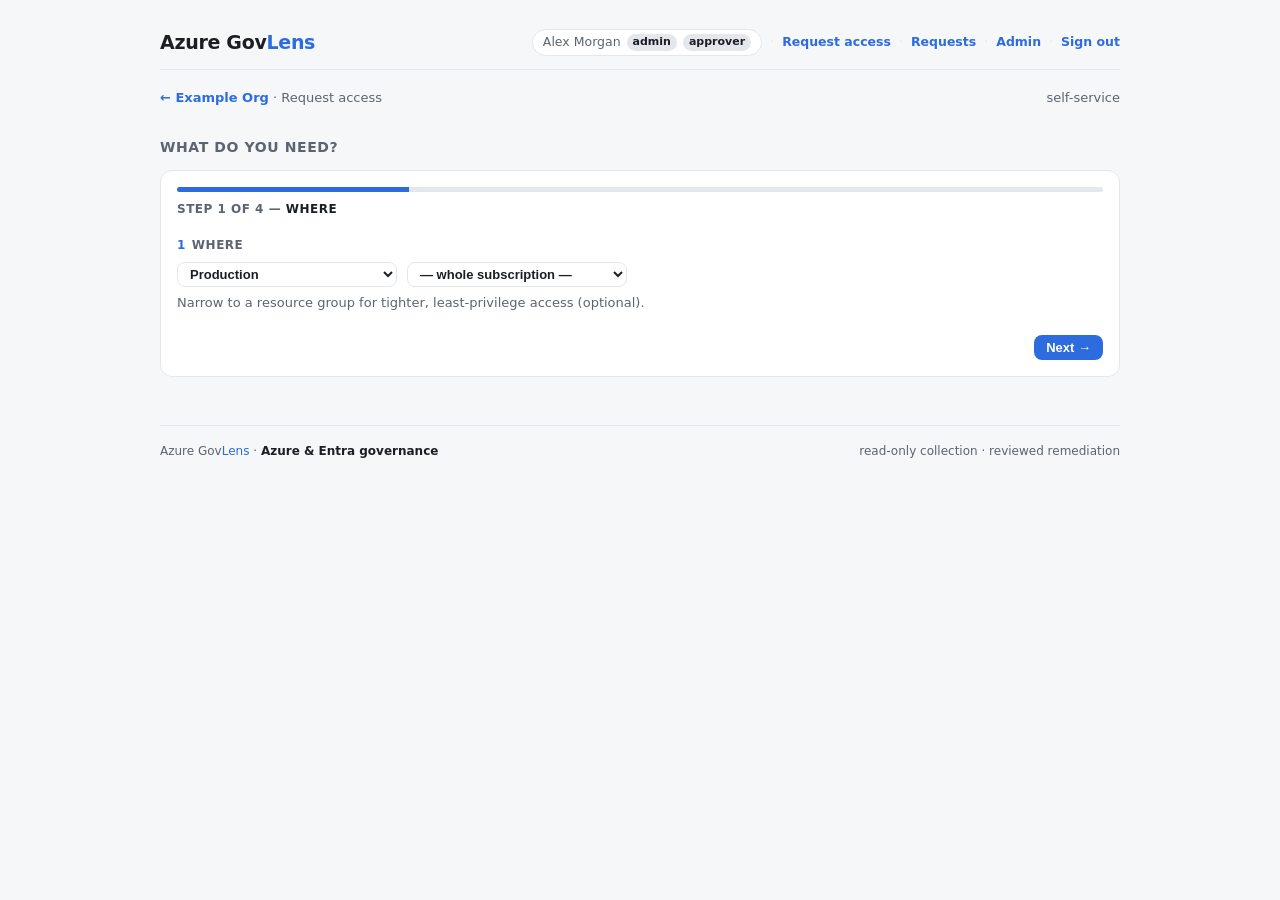
<file: docs/user-guide/screens/request.html>
<!doctype html>
<html lang="en">
<head>
<meta charset="utf-8">
<meta name="viewport" content="width=device-width, initial-scale=1">
<title>Azure GovLens — Request access · Example Org</title>
<link rel="icon" href="/favicon.svg" type="image/svg+xml"><style>
  :root{
    --bg:#f6f7f9; --card:#ffffff; --ink:#1b1f24; --muted:#5b6470; --line:#e4e7eb;
    --good:#1a7f4b; --good-bg:#e7f5ee; --bad:#c0392b; --bad-bg:#fbeae7;
    --warn:#b7791f; --accent:#2d6cdf; --accent2:#1a7f4b;
  }
  @media (prefers-color-scheme: dark){
    :root:not([data-theme="light"]){
      --bg:#0f1216; --card:#171b21; --ink:#e8ebef; --muted:#98a2b0; --line:#252b33;
      --good:#4ade80; --good-bg:#123321; --bad:#f87171; --bad-bg:#3a1a1a;
      --warn:#e3b341; --accent:#5b9dff; --accent2:#4ade80;
    }
  }
  :root[data-theme="dark"]{
    --bg:#0f1216; --card:#171b21; --ink:#e8ebef; --muted:#98a2b0; --line:#252b33;
    --good:#4ade80; --good-bg:#123321; --bad:#f87171; --bad-bg:#3a1a1a;
    --warn:#e3b341; --accent:#5b9dff; --accent2:#4ade80;
  }
  *{box-sizing:border-box}
  body{margin:0;background:var(--bg);color:var(--ink);
    font:15px/1.5 system-ui,-apple-system,Segoe UI,Roboto,sans-serif}
  .wrap{max-width:1000px;margin:0 auto;padding:28px 20px 60px}
  header{display:flex;align-items:baseline;justify-content:space-between;flex-wrap:wrap;gap:8px;margin-bottom:22px}
  h1{font-size:22px;margin:0;letter-spacing:-.2px}
  h1 .lens{color:var(--accent)}
  a.h1link{text-decoration:none;color:inherit}
  .sub{color:var(--muted);font-size:13px}
  h2{font-size:14px;text-transform:uppercase;letter-spacing:.6px;color:var(--muted);margin:30px 0 12px}
  .tiles{display:grid;grid-template-columns:repeat(4,1fr);gap:14px}
  @media(max-width:720px){.tiles{grid-template-columns:repeat(2,1fr)}}
  .card{background:var(--card);border:1px solid var(--line);border-radius:12px;padding:16px}
  .tile .k{color:var(--muted);font-size:12px;text-transform:uppercase;letter-spacing:.5px}
  .tile .v{font-size:28px;font-weight:650;margin-top:4px;letter-spacing:-.5px}
  .delta{font-size:12px;margin-top:2px}
  .up{color:var(--good)} .down{color:var(--bad)} .flat{color:var(--muted)}
  .chart{overflow-x:auto}
  svg{display:block;width:100%;height:auto;min-width:640px}
  .legend{display:flex;gap:18px;font-size:12px;color:var(--muted);margin:6px 2px 0}
  .swatch{display:inline-block;width:10px;height:10px;border-radius:2px;margin-right:5px;vertical-align:middle}
  .tablewrap{overflow-x:auto}
  table{width:100%;border-collapse:collapse;font-size:13.5px}
  th,td{text-align:left;padding:9px 10px;border-bottom:1px solid var(--line);vertical-align:top}
  th{color:var(--muted);font-weight:600;font-size:11.5px;text-transform:uppercase;letter-spacing:.5px}
  .badge{display:inline-block;padding:1px 8px;border-radius:20px;font-size:11.5px;font-weight:600}
  .b-added{background:var(--good-bg);color:var(--good)}
  .b-removed{background:var(--bad-bg);color:var(--bad)}
  .b-changed{background:#f0e9d8;color:var(--warn)}
  .b-user{background:var(--good-bg);color:var(--good)}
  .b-group{background:#e7edfb;color:var(--accent)}
  .b-sp{background:#f0e9d8;color:var(--warn)}
  .sev{font-weight:600}
  .sev-High{color:var(--bad)} .sev-Medium{color:var(--warn)} .sev-Low,.sev-Info{color:var(--muted)}
  .dom{font-size:11px;color:var(--muted);text-transform:uppercase;letter-spacing:.4px}
  .empty{color:var(--muted);padding:14px 2px}
  .warn-banner{background:var(--bad-bg);color:var(--bad);border:1px solid var(--bad);
    border-radius:8px;padding:8px 10px;font-size:12.5px;margin-bottom:10px;font-weight:500}
  .split{display:grid;grid-template-columns:1fr 1fr;gap:14px}
  @media(max-width:720px){.split{grid-template-columns:1fr}}
  .mono{font-variant-numeric:tabular-nums}
  .tsel{background:var(--card);color:var(--ink);border:1px solid var(--line);border-radius:8px;
    padding:3px 8px;font-size:13px;font-weight:650;cursor:pointer}
  a.rowlink{color:var(--accent);text-decoration:none;font-weight:600}
  a.rowlink:hover{text-decoration:underline}
  .b-src{background:var(--line);color:var(--muted);margin-right:4px}
  .back{color:var(--accent);text-decoration:none;font-size:13px;font-weight:600}
  .back:hover{text-decoration:underline}
  code.scope{font-size:12px;color:var(--muted);word-break:break-all}
  .filters{display:flex;gap:8px;align-items:center;flex-wrap:wrap;margin-bottom:12px}
  .finput{flex:1;min-width:180px;background:var(--card);color:var(--ink);border:1px solid var(--line);
    border-radius:8px;padding:5px 10px;font-size:13px}
  .fbtn{background:var(--accent);color:#fff;border:0;border-radius:8px;padding:5px 12px;font-size:13px;
    font-weight:600;cursor:pointer}
  .finput:focus,.fbtn:focus,.tsel:focus{outline:2px solid var(--accent);outline-offset:1px}
  .markbtn{background:transparent;color:var(--accent);border:1px solid var(--line);border-radius:6px;
    padding:2px 9px;font-size:11.5px;font-weight:600;cursor:pointer}
  .markbtn:hover{border-color:var(--accent)}
  .revokebtn{background:transparent;color:var(--bad);border:1px solid var(--line);border-radius:6px;
    padding:2px 9px;font-size:11.5px;font-weight:600;cursor:pointer;white-space:nowrap}
  .revokebtn:hover{border-color:var(--bad);background:var(--bad-bg)}
  .breject{background:var(--bad)}
  .decide{display:flex;gap:6px;align-items:center;flex-wrap:wrap}
  .safebanner{background:var(--good-bg);color:var(--good);border:1px solid var(--good);
    border-radius:8px;padding:10px 12px;font-size:13px;margin-bottom:18px;font-weight:500}
  .b-pending{background:#f0e9d8;color:var(--warn)}
  .b-approved{background:var(--good-bg);color:var(--good)}
  .b-rejected{background:var(--bad-bg);color:var(--bad)}
   
  .timeline{display:flex;flex-wrap:wrap;align-items:flex-start;min-width:360px}
  .tl-step{position:relative;flex:1 1 0;min-width:118px;padding-right:2px}
  .tl-line{display:flex;align-items:center;gap:6px;height:13px}
  .tl-dot{width:11px;height:11px;border-radius:50%;flex:0 0 auto;box-sizing:border-box;
    border:2px solid var(--line);background:var(--card);z-index:1}
  .tl-bar{flex:1;height:2px;background:var(--line);border-radius:2px}
  .tl-step:last-child .tl-bar{visibility:hidden}
  .tl-body{margin-top:6px;padding-right:8px}
  .tl-label{font-size:12px;font-weight:600;color:var(--ink);line-height:1.2}
  .tl-meta{font-size:11px;color:var(--muted);line-height:1.4;margin-top:2px}
  .tl-meta strong{color:var(--ink);font-weight:600}
   
  .tl-done .tl-dot{background:var(--good);border-color:var(--good)}
  .tl-done .tl-bar{background:var(--good)}
  .tl-current .tl-dot{background:var(--accent);border-color:var(--accent);
    box-shadow:0 0 0 3px var(--good-bg);animation:tlpulse 1.8s ease-in-out infinite}
  .tl-current .tl-label{color:var(--accent)}
  .tl-pending .tl-label{color:var(--muted)}
  .tl-rejected .tl-dot,.tl-failed .tl-dot{background:var(--bad);border-color:var(--bad)}
  .tl-rejected .tl-label,.tl-failed .tl-label{color:var(--bad)}
  .tl-skipped .tl-dot{background:var(--warn);border-color:var(--warn)}
  .tl-skipped .tl-label{color:var(--warn)}
  @keyframes tlpulse{0%,100%{box-shadow:0 0 0 2px var(--good-bg)}50%{box-shadow:0 0 0 5px var(--good-bg)}}
  @media (prefers-reduced-motion:reduce){.tl-current .tl-dot{animation:none}}
   
  .wizbar{height:5px;background:var(--line);border-radius:5px;margin-bottom:8px;overflow:hidden}
  .wizbar>span{display:block;height:100%;width:25%;background:var(--accent);transition:width .25s}
  .wiztitle{font-size:12px;text-transform:uppercase;letter-spacing:.5px;color:var(--muted);font-weight:600;margin-bottom:18px}
  .wiztitle b{color:var(--ink)}
  .wiz .wizstep{display:none}
  .wiz .wizstep.cur{display:block}
  .wiznav{display:flex;gap:10px;margin-top:22px;align-items:center}
  .wizspacer{flex:1}
  .reqstep{margin:0 0 20px}
  .reqstep>.lbl{font-size:12px;text-transform:uppercase;letter-spacing:.5px;color:var(--muted);margin-bottom:8px;font-weight:600}
  .reqstep>.lbl .n{color:var(--accent);margin-right:6px}
  .levels{display:flex;flex-wrap:wrap;gap:10px}
  .level{position:relative;flex:1;min-width:190px;border:1px solid var(--line);border-radius:10px;
    padding:12px 14px;cursor:pointer;background:var(--card);transition:border-color .12s,box-shadow .12s}
  .level:hover{border-color:var(--accent)}
  .level input{position:absolute;opacity:0;pointer-events:none}
  .level.sel{border-color:var(--accent);box-shadow:0 0 0 1px var(--accent) inset}
  .level .lname{font-weight:700;font-size:14px}
  .level .lblurb{font-size:12px;color:var(--muted);margin-top:3px;line-height:1.35}
  .leveldetail{margin-top:12px}
  .chips{display:flex;flex-wrap:wrap;gap:8px;align-items:center}
  .chip-choice{border:1px solid var(--line);border-radius:20px;padding:5px 14px;font-size:13px;
    cursor:pointer;background:var(--card);color:var(--ink);user-select:none}
  .chip-choice.sel{background:var(--accent);color:#fff;border-color:var(--accent)}
  .policyline{font-size:12.5px;color:var(--muted);margin-top:8px}
  .policyline strong{color:var(--ink);font-weight:600}
  .jhint{font-size:12px;color:var(--muted);margin-top:6px}
  .jhint.ok{color:var(--good)}
  .ta{width:100%;box-sizing:border-box;background:var(--card);color:var(--ink);border:1px solid var(--line);
    border-radius:8px;padding:8px 10px;font:inherit;min-height:56px;resize:vertical}
  .chip{display:inline-flex;align-items:center;gap:6px;font-size:12.5px;color:var(--muted);
    background:var(--card);border:1px solid var(--line);border-radius:20px;padding:3px 10px}
  .rolebadge{background:var(--line);color:var(--ink);border-radius:10px;padding:0 6px;font-size:11px;font-weight:600}
  .topnav{display:flex;align-items:center;gap:8px;flex-wrap:wrap;justify-content:flex-end;font-size:12.5px}
  .topbar{display:flex;align-items:center;justify-content:space-between;flex-wrap:wrap;gap:10px;
    padding-bottom:12px;margin-bottom:18px;border-bottom:1px solid var(--line)}
  .brand{font-size:19px;font-weight:700;letter-spacing:-.3px;text-decoration:none;color:var(--ink);white-space:nowrap}
  .brand .lens{color:var(--accent)}
  .xbtn{background:transparent;border:0;color:var(--muted);cursor:pointer;font-size:13px;line-height:1;padding:0 1px;font-weight:700}
  .xbtn:hover{color:var(--bad)}
  .topnav a{color:var(--accent);text-decoration:none;font-weight:600}
  .topnav a:hover{text-decoration:underline}
  .topnav .sep{color:var(--line)}
  .foot{margin-top:48px;padding-top:16px;border-top:1px solid var(--line);display:flex;
    justify-content:space-between;align-items:center;flex-wrap:wrap;gap:8px;color:var(--muted);font-size:12px}
  .foot .lens{color:var(--accent)}
  .foot strong{color:var(--ink);font-weight:650}
</style>
</head>
<body>
<div class="wrap">
  <div class="topbar"><a class="brand" href="/?tenant=example">Azure Gov<span class="lens">Lens</span></a><div class="topnav"><span class="chip" title="alex@example.com">Alex Morgan <span class="rolebadge">admin</span> <span class="rolebadge">approver</span></span><span class="sep">·</span><a href="/request?tenant=example">Request access</a><span class="sep">·</span><a href="/requests?tenant=example">Requests</a><span class="sep">·</span><a href="/admin">Admin</a><span class="sep">·</span><a href="/auth/logout">Sign out</a></div></div>
  <header>
    <div><div class="sub"><a class="back" href="/?tenant=example">← Example Org</a> · Request access</div></div>
    <div class="sub" style="text-align:right">self-service</div>
  </header>

  
  
  

  <h2>What do you need?</h2>
  <div class="card">
    
    <form method="post" action="/request/submit" id="reqform">
      <input type="hidden" name="tenant" value="example">
      <input type="hidden" name="permanent" id="permanent" value="">

      <div class="wizbar" id="wizbar"><span></span></div>
      <div class="wiztitle" id="wiztitle">Step 1 of 4 — <b>Where</b></div>

      
      <div class="wizstep" data-title="Where">
        <div class="reqstep">
          <div class="lbl"><span class="n">1</span>Where</div>
          <div class="chips" style="gap:10px">
            <select name="sub" id="sub" class="tsel" required style="min-width:220px">
              <option value="sub-prod">Production</option><option value="sub-test">Test</option>
            </select>
            <select name="rg" id="rg" class="tsel" style="min-width:220px" title="resource group (optional)">
              <option value="">— whole subscription —</option>
            </select>
          </div>
          <div class="sub" style="margin-top:6px">Narrow to a resource group for tighter, least-privilege access (optional).</div>
        </div>
      </div>

      
      <div class="wizstep" data-title="How much access">
        <div class="reqstep">
          <div class="lbl"><span class="n">2</span>How much access</div>
          <div class="levels">
            
            <label class="level" data-target="lvl0" data-max="0"
                   data-default="90" data-approver="scoped"
                   data-permanent="1">
              <input type="radio" name="level" value="low" checked>
              <div class="lname">Read-only</div>
              <div class="lblurb">View resources and settings. No changes.</div>
            </label>
            
            <label class="level" data-target="lvl1" data-max="90"
                   data-default="30" data-approver="scoped"
                   data-permanent="0">
              <input type="radio" name="level" value="medium" >
              <div class="lname">Contribute</div>
              <div class="lblurb">Create and manage resources. Cannot manage others&#39; access.</div>
            </label>
            
          </div>
          
          <div class="leveldetail" id="lvl0" >
            <div class="reqstep" style="margin:12px 0 0">
              <div class="lbl">Role</div>
              <select name="role_def_id" class="tsel roleSel" data-lvl="0"  style="min-width:280px">
                <option value="rd-reader" selected>Reader</option><option value="rd-mon" >Monitoring Reader</option><option value="rd-cost" >Cost Management Reader</option>
              </select>
              <div class="policyline">
                Approved by <strong>the subscription's approver</strong>
                · up to <strong>no limit</strong>
                · <strong>unlimited allowed</strong> · auto-expires unless permanent.
              </div>
            </div>
          </div>
          
          <div class="leveldetail" id="lvl1" style="display:none">
            <div class="reqstep" style="margin:12px 0 0">
              <div class="lbl">Role</div>
              <select name="role_def_id" class="tsel roleSel" data-lvl="1" disabled style="min-width:280px">
                <option value="rd-sbdc" selected>Storage Blob Data Contributor</option><option value="rd-vm" >Virtual Machine Contributor</option>
              </select>
              <div class="policyline">
                Approved by <strong>the subscription's approver</strong>
                · up to <strong>90 days</strong>
                 · auto-expires unless permanent.
              </div>
            </div>
          </div>
          
        </div>
      </div>

      
      <div class="wizstep" data-title="For how long">
        <div class="reqstep">
          <div class="lbl"><span class="n">3</span>For how long</div>
          <div class="chips">
            <span class="chip-choice" data-days="1">1 day</span>
            <span class="chip-choice sel" data-days="7">7 days</span>
            <span class="chip-choice" data-days="30">30 days</span>
            <label class="sub" style="display:inline-flex;align-items:center;gap:6px;margin-left:4px">
              custom <input type="number" name="days" id="days" min="1" value="7" class="finput" style="max-width:80px">
            </label>
            <span class="chip-choice" id="unlimchip" data-unlimited="1" hidden>∞ Unlimited</span>
            <span class="sub" id="maxnote"></span>
          </div>
          <div class="sub" id="unlimnote" style="margin-top:8px" hidden></div>
        </div>
      </div>

      
      <div class="wizstep" data-title="Why you need it">
        <div class="reqstep">
          <div class="lbl"><span class="n">4</span>Why you need it</div>
          <textarea name="reason" id="reason" class="ta" required
            placeholder="What you're working on and why you need this access (e.g. 'debugging the eventgrid dead-letter blob — JIRA-1423')."></textarea>
          <div class="jhint" id="jhint">Add a short justification (about a sentence).</div>
        </div>
      </div>

      <div class="wiznav">
        <button type="button" id="wizback" class="markbtn" hidden>← Back</button>
        <div class="wizspacer"></div>
        <button type="button" id="wiznext" class="fbtn" hidden>Next →</button>
        <button type="submit" id="wizsubmit" class="fbtn" style="font-size:14px;padding:8px 18px">Request access</button>
      </div>
    </form>
    
  </div>

  <footer class="foot"><div>Azure Gov<span class="lens">Lens</span> · <strong>Azure &amp; Entra governance</strong></div><div>read-only collection · reviewed remediation</div></footer>
</div>

<script>
(function () {
  var form = document.getElementById('reqform');
  if (!form) return;

  
  var RGS = {"sub-prod":["rg-web-prod","rg-data-prod","rg-eventgrid-prod"],"sub-test":["rg-web-test","aks-test-rg"]};
  var subSel = document.getElementById('sub');
  var rgSel = document.getElementById('rg');
  function populateRG() {
    var list = (RGS && RGS[subSel.value]) || [];
    rgSel.innerHTML = '<option value="">— whole subscription —</option>';
    list.forEach(function (name) {
      var o = document.createElement('option'); o.value = name; o.textContent = name; rgSel.appendChild(o);
    });
  }
  subSel.addEventListener('change', populateRG);
  populateRG();

  
  var days = document.getElementById('days');
  var maxnote = document.getElementById('maxnote');
  var permanent = document.getElementById('permanent');
  var unlimchip = document.getElementById('unlimchip');
  var unlimnote = document.getElementById('unlimnote');
  var chips = function () { return document.querySelectorAll('.chip-choice'); };

  function clearChips() { chips().forEach(function (c) { c.classList.remove('sel'); }); }
  function setPermanent(on) {
    permanent.value = on ? 'on' : '';
    days.disabled = on;
    unlimnote.hidden = !on;
  }
  chips().forEach(function (chip) {
    chip.addEventListener('click', function () {
      if (chip.hidden) return;
      clearChips(); chip.classList.add('sel');
      if (chip.getAttribute('data-unlimited')) { setPermanent(true); }
      else { setPermanent(false); days.value = chip.getAttribute('data-days'); }
    });
  });
  days.addEventListener('input', function () {
    setPermanent(false);
    chips().forEach(function (c) { c.classList.toggle('sel', c.getAttribute('data-days') === days.value); });
  });

  
  function selectLevel(label) {
    document.querySelectorAll('.level').forEach(function (el) { el.classList.remove('sel'); });
    label.classList.add('sel');
    label.querySelector('input').checked = true;
    var target = label.getAttribute('data-target');
    document.querySelectorAll('.leveldetail').forEach(function (d) {
      var on = d.id === target;
      d.style.display = on ? '' : 'none';
      var sel = d.querySelector('.roleSel'); if (sel) sel.disabled = !on;
    });
    var max = parseInt(label.getAttribute('data-max') || '0', 10);
    if (max > 0) {
      days.max = max;
      if (parseInt(days.value, 10) > max) days.value = max;
      maxnote.textContent = '(max ' + max + ' days for ' + label.querySelector('.lname').textContent + ')';
    } else { days.removeAttribute('max'); maxnote.textContent = ''; }

    
    var allowPerm = label.getAttribute('data-permanent') === '1';
    var appr = label.getAttribute('data-approver') === 'global' ? 'a global approver' : "the subscription's approver";
    unlimchip.hidden = !allowPerm;
    unlimnote.textContent = 'No expiry — the grant stays until manually revoked. Only ' + appr + ' can approve this.';
    if (!allowPerm && permanent.value === 'on') { 
      clearChips();
      var d7 = document.querySelector('.chip-choice[data-days="7"]'); if (d7) d7.classList.add('sel');
      days.value = '7'; setPermanent(false);
    }
  }
  document.querySelectorAll('.level').forEach(function (label) {
    label.addEventListener('click', function () { selectLevel(label); });
  });

  
  var reason = document.getElementById('reason');
  var jhint = document.getElementById('jhint');
  function checkReason() {
    var ok = reason.value.trim().length >= 10;
    jhint.classList.toggle('ok', ok);
    jhint.textContent = ok ? '✓ Looks good' : 'Add a short justification (about a sentence).';
    return ok;
  }
  reason.addEventListener('input', checkReason);

  
  var steps = Array.prototype.slice.call(form.querySelectorAll('.wizstep'));
  var back = document.getElementById('wizback');
  var next = document.getElementById('wiznext');
  var submit = document.getElementById('wizsubmit');
  var bar = document.querySelector('#wizbar>span');
  var title = document.getElementById('wiztitle');
  var cur = 0;
  form.classList.add('wiz'); 
  next.hidden = false;

  function show(i) {
    cur = Math.max(0, Math.min(steps.length - 1, i));
    steps.forEach(function (s, idx) { s.classList.toggle('cur', idx === cur); });
    bar.style.width = ((cur + 1) / steps.length * 100) + '%';
    title.innerHTML = 'Step ' + (cur + 1) + ' of ' + steps.length + ' — <b>' + steps[cur].getAttribute('data-title') + '</b>';
    back.hidden = cur === 0;
    var last = cur === steps.length - 1;
    next.hidden = last;
    submit.hidden = !last;
    if (last) checkReason();
  }
  back.addEventListener('click', function () { show(cur - 1); });
  next.addEventListener('click', function () { show(cur + 1); });
  form.addEventListener('submit', function (e) {
    if (!checkReason()) { e.preventDefault(); show(steps.length - 1); reason.focus(); }
  });

  
  selectLevel(document.querySelector('.level'));
  show(0);
})();
</script>
</body>
</html>
</file>
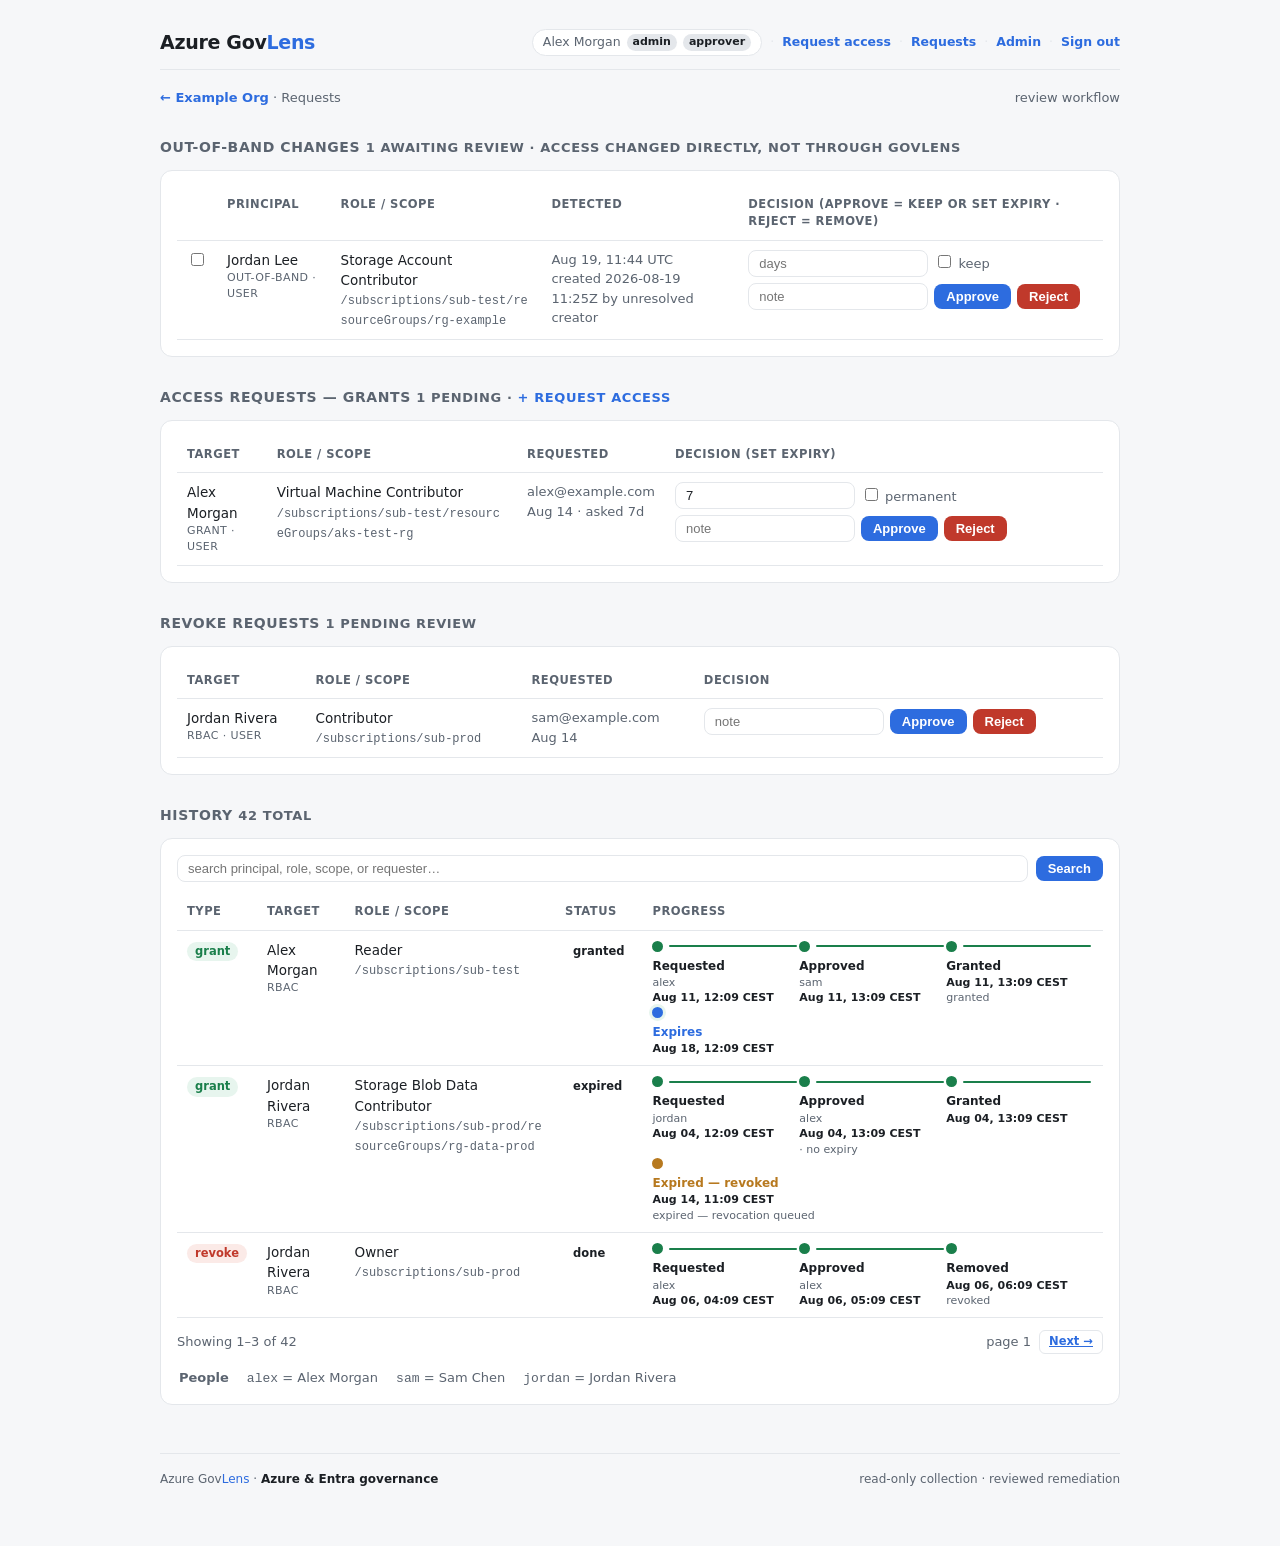
<file: docs/user-guide/screens/requests.html>
<!doctype html>
<html lang="en">
<head>
<meta charset="utf-8">
<meta name="viewport" content="width=device-width, initial-scale=1">
<title>Azure GovLens — Requests · Example Org</title>
<link rel="icon" href="/favicon.svg" type="image/svg+xml"><style>
  :root{
    --bg:#f6f7f9; --card:#ffffff; --ink:#1b1f24; --muted:#5b6470; --line:#e4e7eb;
    --good:#1a7f4b; --good-bg:#e7f5ee; --bad:#c0392b; --bad-bg:#fbeae7;
    --warn:#b7791f; --accent:#2d6cdf; --accent2:#1a7f4b;
  }
  @media (prefers-color-scheme: dark){
    :root:not([data-theme="light"]){
      --bg:#0f1216; --card:#171b21; --ink:#e8ebef; --muted:#98a2b0; --line:#252b33;
      --good:#4ade80; --good-bg:#123321; --bad:#f87171; --bad-bg:#3a1a1a;
      --warn:#e3b341; --accent:#5b9dff; --accent2:#4ade80;
    }
  }
  :root[data-theme="dark"]{
    --bg:#0f1216; --card:#171b21; --ink:#e8ebef; --muted:#98a2b0; --line:#252b33;
    --good:#4ade80; --good-bg:#123321; --bad:#f87171; --bad-bg:#3a1a1a;
    --warn:#e3b341; --accent:#5b9dff; --accent2:#4ade80;
  }
  *{box-sizing:border-box}
  body{margin:0;background:var(--bg);color:var(--ink);
    font:15px/1.5 system-ui,-apple-system,Segoe UI,Roboto,sans-serif}
  .wrap{max-width:1000px;margin:0 auto;padding:28px 20px 60px}
  header{display:flex;align-items:baseline;justify-content:space-between;flex-wrap:wrap;gap:8px;margin-bottom:22px}
  h1{font-size:22px;margin:0;letter-spacing:-.2px}
  h1 .lens{color:var(--accent)}
  a.h1link{text-decoration:none;color:inherit}
  .sub{color:var(--muted);font-size:13px}
  h2{font-size:14px;text-transform:uppercase;letter-spacing:.6px;color:var(--muted);margin:30px 0 12px}
  .tiles{display:grid;grid-template-columns:repeat(4,1fr);gap:14px}
  @media(max-width:720px){.tiles{grid-template-columns:repeat(2,1fr)}}
  .card{background:var(--card);border:1px solid var(--line);border-radius:12px;padding:16px}
  .tile .k{color:var(--muted);font-size:12px;text-transform:uppercase;letter-spacing:.5px}
  .tile .v{font-size:28px;font-weight:650;margin-top:4px;letter-spacing:-.5px}
  .delta{font-size:12px;margin-top:2px}
  .up{color:var(--good)} .down{color:var(--bad)} .flat{color:var(--muted)}
  .chart{overflow-x:auto}
  svg{display:block;width:100%;height:auto;min-width:640px}
  .legend{display:flex;gap:18px;font-size:12px;color:var(--muted);margin:6px 2px 0}
  .swatch{display:inline-block;width:10px;height:10px;border-radius:2px;margin-right:5px;vertical-align:middle}
  .tablewrap{overflow-x:auto}
  table{width:100%;border-collapse:collapse;font-size:13.5px}
  th,td{text-align:left;padding:9px 10px;border-bottom:1px solid var(--line);vertical-align:top}
  th{color:var(--muted);font-weight:600;font-size:11.5px;text-transform:uppercase;letter-spacing:.5px}
  .badge{display:inline-block;padding:1px 8px;border-radius:20px;font-size:11.5px;font-weight:600}
  .b-added{background:var(--good-bg);color:var(--good)}
  .b-removed{background:var(--bad-bg);color:var(--bad)}
  .b-changed{background:#f0e9d8;color:var(--warn)}
  .b-user{background:var(--good-bg);color:var(--good)}
  .b-group{background:#e7edfb;color:var(--accent)}
  .b-sp{background:#f0e9d8;color:var(--warn)}
  .sev{font-weight:600}
  .sev-High{color:var(--bad)} .sev-Medium{color:var(--warn)} .sev-Low,.sev-Info{color:var(--muted)}
  .dom{font-size:11px;color:var(--muted);text-transform:uppercase;letter-spacing:.4px}
  .empty{color:var(--muted);padding:14px 2px}
  .warn-banner{background:var(--bad-bg);color:var(--bad);border:1px solid var(--bad);
    border-radius:8px;padding:8px 10px;font-size:12.5px;margin-bottom:10px;font-weight:500}
  .split{display:grid;grid-template-columns:1fr 1fr;gap:14px}
  @media(max-width:720px){.split{grid-template-columns:1fr}}
  .mono{font-variant-numeric:tabular-nums}
  .tsel{background:var(--card);color:var(--ink);border:1px solid var(--line);border-radius:8px;
    padding:3px 8px;font-size:13px;font-weight:650;cursor:pointer}
  a.rowlink{color:var(--accent);text-decoration:none;font-weight:600}
  a.rowlink:hover{text-decoration:underline}
  .b-src{background:var(--line);color:var(--muted);margin-right:4px}
  .back{color:var(--accent);text-decoration:none;font-size:13px;font-weight:600}
  .back:hover{text-decoration:underline}
  code.scope{font-size:12px;color:var(--muted);word-break:break-all}
  .filters{display:flex;gap:8px;align-items:center;flex-wrap:wrap;margin-bottom:12px}
  .finput{flex:1;min-width:180px;background:var(--card);color:var(--ink);border:1px solid var(--line);
    border-radius:8px;padding:5px 10px;font-size:13px}
  .fbtn{background:var(--accent);color:#fff;border:0;border-radius:8px;padding:5px 12px;font-size:13px;
    font-weight:600;cursor:pointer}
  .finput:focus,.fbtn:focus,.tsel:focus{outline:2px solid var(--accent);outline-offset:1px}
  .markbtn{background:transparent;color:var(--accent);border:1px solid var(--line);border-radius:6px;
    padding:2px 9px;font-size:11.5px;font-weight:600;cursor:pointer}
  .markbtn:hover{border-color:var(--accent)}
  .revokebtn{background:transparent;color:var(--bad);border:1px solid var(--line);border-radius:6px;
    padding:2px 9px;font-size:11.5px;font-weight:600;cursor:pointer;white-space:nowrap}
  .revokebtn:hover{border-color:var(--bad);background:var(--bad-bg)}
  .breject{background:var(--bad)}
  .decide{display:flex;gap:6px;align-items:center;flex-wrap:wrap}
  .safebanner{background:var(--good-bg);color:var(--good);border:1px solid var(--good);
    border-radius:8px;padding:10px 12px;font-size:13px;margin-bottom:18px;font-weight:500}
  .b-pending{background:#f0e9d8;color:var(--warn)}
  .b-approved{background:var(--good-bg);color:var(--good)}
  .b-rejected{background:var(--bad-bg);color:var(--bad)}
   
  .timeline{display:flex;flex-wrap:wrap;align-items:flex-start;min-width:360px}
  .tl-step{position:relative;flex:1 1 0;min-width:118px;padding-right:2px}
  .tl-line{display:flex;align-items:center;gap:6px;height:13px}
  .tl-dot{width:11px;height:11px;border-radius:50%;flex:0 0 auto;box-sizing:border-box;
    border:2px solid var(--line);background:var(--card);z-index:1}
  .tl-bar{flex:1;height:2px;background:var(--line);border-radius:2px}
  .tl-step:last-child .tl-bar{visibility:hidden}
  .tl-body{margin-top:6px;padding-right:8px}
  .tl-label{font-size:12px;font-weight:600;color:var(--ink);line-height:1.2}
  .tl-meta{font-size:11px;color:var(--muted);line-height:1.4;margin-top:2px}
  .tl-meta strong{color:var(--ink);font-weight:600}
   
  .tl-done .tl-dot{background:var(--good);border-color:var(--good)}
  .tl-done .tl-bar{background:var(--good)}
  .tl-current .tl-dot{background:var(--accent);border-color:var(--accent);
    box-shadow:0 0 0 3px var(--good-bg);animation:tlpulse 1.8s ease-in-out infinite}
  .tl-current .tl-label{color:var(--accent)}
  .tl-pending .tl-label{color:var(--muted)}
  .tl-rejected .tl-dot,.tl-failed .tl-dot{background:var(--bad);border-color:var(--bad)}
  .tl-rejected .tl-label,.tl-failed .tl-label{color:var(--bad)}
  .tl-skipped .tl-dot{background:var(--warn);border-color:var(--warn)}
  .tl-skipped .tl-label{color:var(--warn)}
  @keyframes tlpulse{0%,100%{box-shadow:0 0 0 2px var(--good-bg)}50%{box-shadow:0 0 0 5px var(--good-bg)}}
  @media (prefers-reduced-motion:reduce){.tl-current .tl-dot{animation:none}}
   
  .wizbar{height:5px;background:var(--line);border-radius:5px;margin-bottom:8px;overflow:hidden}
  .wizbar>span{display:block;height:100%;width:25%;background:var(--accent);transition:width .25s}
  .wiztitle{font-size:12px;text-transform:uppercase;letter-spacing:.5px;color:var(--muted);font-weight:600;margin-bottom:18px}
  .wiztitle b{color:var(--ink)}
  .wiz .wizstep{display:none}
  .wiz .wizstep.cur{display:block}
  .wiznav{display:flex;gap:10px;margin-top:22px;align-items:center}
  .wizspacer{flex:1}
  .reqstep{margin:0 0 20px}
  .reqstep>.lbl{font-size:12px;text-transform:uppercase;letter-spacing:.5px;color:var(--muted);margin-bottom:8px;font-weight:600}
  .reqstep>.lbl .n{color:var(--accent);margin-right:6px}
  .levels{display:flex;flex-wrap:wrap;gap:10px}
  .level{position:relative;flex:1;min-width:190px;border:1px solid var(--line);border-radius:10px;
    padding:12px 14px;cursor:pointer;background:var(--card);transition:border-color .12s,box-shadow .12s}
  .level:hover{border-color:var(--accent)}
  .level input{position:absolute;opacity:0;pointer-events:none}
  .level.sel{border-color:var(--accent);box-shadow:0 0 0 1px var(--accent) inset}
  .level .lname{font-weight:700;font-size:14px}
  .level .lblurb{font-size:12px;color:var(--muted);margin-top:3px;line-height:1.35}
  .leveldetail{margin-top:12px}
  .chips{display:flex;flex-wrap:wrap;gap:8px;align-items:center}
  .chip-choice{border:1px solid var(--line);border-radius:20px;padding:5px 14px;font-size:13px;
    cursor:pointer;background:var(--card);color:var(--ink);user-select:none}
  .chip-choice.sel{background:var(--accent);color:#fff;border-color:var(--accent)}
  .policyline{font-size:12.5px;color:var(--muted);margin-top:8px}
  .policyline strong{color:var(--ink);font-weight:600}
  .jhint{font-size:12px;color:var(--muted);margin-top:6px}
  .jhint.ok{color:var(--good)}
  .ta{width:100%;box-sizing:border-box;background:var(--card);color:var(--ink);border:1px solid var(--line);
    border-radius:8px;padding:8px 10px;font:inherit;min-height:56px;resize:vertical}
  .chip{display:inline-flex;align-items:center;gap:6px;font-size:12.5px;color:var(--muted);
    background:var(--card);border:1px solid var(--line);border-radius:20px;padding:3px 10px}
  .rolebadge{background:var(--line);color:var(--ink);border-radius:10px;padding:0 6px;font-size:11px;font-weight:600}
  .topnav{display:flex;align-items:center;gap:8px;flex-wrap:wrap;justify-content:flex-end;font-size:12.5px}
  .topbar{display:flex;align-items:center;justify-content:space-between;flex-wrap:wrap;gap:10px;
    padding-bottom:12px;margin-bottom:18px;border-bottom:1px solid var(--line)}
  .brand{font-size:19px;font-weight:700;letter-spacing:-.3px;text-decoration:none;color:var(--ink);white-space:nowrap}
  .brand .lens{color:var(--accent)}
  .xbtn{background:transparent;border:0;color:var(--muted);cursor:pointer;font-size:13px;line-height:1;padding:0 1px;font-weight:700}
  .xbtn:hover{color:var(--bad)}
  .topnav a{color:var(--accent);text-decoration:none;font-weight:600}
  .topnav a:hover{text-decoration:underline}
  .topnav .sep{color:var(--line)}
  .foot{margin-top:48px;padding-top:16px;border-top:1px solid var(--line);display:flex;
    justify-content:space-between;align-items:center;flex-wrap:wrap;gap:8px;color:var(--muted);font-size:12px}
  .foot .lens{color:var(--accent)}
  .foot strong{color:var(--ink);font-weight:650}
</style>
</head>
<body>
<div class="wrap">
  <div class="topbar"><a class="brand" href="/?tenant=example">Azure Gov<span class="lens">Lens</span></a><div class="topnav"><span class="chip" title="alex@example.com">Alex Morgan <span class="rolebadge">admin</span> <span class="rolebadge">approver</span></span><span class="sep">·</span><a href="/request?tenant=example">Request access</a><span class="sep">·</span><a href="/requests?tenant=example">Requests</a><span class="sep">·</span><a href="/admin">Admin</a><span class="sep">·</span><a href="/auth/logout">Sign out</a></div></div>
  <header>
    <div>
      <div class="sub">
        <a class="back" href="/?tenant=example">← Example Org</a> · Requests
      </div>
    </div>
    <div class="sub" style="text-align:right">review workflow</div>
  </header>

  

  
  <h2>Out-of-band changes <span class="sub">1 awaiting review · access changed directly, not through GovLens</span></h2>
  <div class="card">
    <div class="tablewrap"><table>
      <thead><tr><th></th><th>Principal</th><th>Role / scope</th><th>Detected</th><th>Decision (approve = keep or set expiry · reject = remove)</th></tr></thead>
      <tbody>
        <tr>
          <td><input type="checkbox" aria-label="select change"></td>
          <td>Jordan Lee<div class="dom">out-of-band · User</div></td>
          <td>Storage Account Contributor<div class="sub"><code class="scope">/subscriptions/sub-test/resourceGroups/rg-example</code></div></td>
          <td class="sub">Aug 19, 11:44 UTC<div>created 2026-08-19 11:25Z by unresolved creator</div></td>
          <td>
            <form method="post" action="/drift/decide" class="decide" style="flex-wrap:wrap;gap:6px">
              <input type="number" name="days" min="1" placeholder="days" class="finput" style="max-width:70px" title="approve with an expiry (blank = keep)">
              <label class="sub"><input type="checkbox" name="permanent"> keep</label>
              <input type="text" name="note" placeholder="note" class="finput" style="max-width:130px">
              <button name="decision" value="approve" class="fbtn" type="submit">Approve</button>
              <button name="decision" value="reject" class="fbtn breject" type="submit">Reject</button>
            </form>
          </td>
        </tr>
      </tbody>
    </table></div>
  </div>

  <h2>Access requests — grants
    <span class="sub">1 pending · <a class="back" href="/request?tenant=example">+ request access</a></span></h2>
  <div class="card">
    
    <div class="tablewrap"><table>
      <thead><tr><th>Target</th><th>Role / scope</th><th>Requested</th><th>Decision (set expiry)</th></tr></thead>
      <tbody>
      
        <tr>
          <td>Alex Morgan<div class="dom">grant · User</div></td>
          <td>Virtual Machine Contributor<div class="sub"><code class="scope">/subscriptions/sub-test/resourceGroups/aks-test-rg</code></div></td>
          <td class="sub">alex@example.com<div>Aug 14 · asked 7d</div></td>
          <td>
            
            <form method="post" action="/grant/decide" class="decide" style="flex-wrap:wrap;gap:6px">
              <input type="hidden" name="id" value="44">
              <input type="hidden" name="tenant" value="example">
              <input type="number" name="days" min="1" value="7" class="finput" style="max-width:70px" title="expiry in days">
              <label class="sub"><input type="checkbox" name="permanent" > permanent</label>
              <input type="text" name="note" placeholder="note" class="finput" style="max-width:140px">
              <button name="decision" value="approve" class="fbtn" type="submit">Approve</button>
              <button name="decision" value="reject" class="fbtn breject" type="submit">Reject</button>
            </form>
            
          </td>
        </tr>
      
      </tbody>
    </table></div>
    
  </div>
  

  <h2>Revoke requests <span class="sub">1 pending review</span></h2>
  <div class="card">
    
    <div class="tablewrap"><table>
      <thead><tr><th>Target</th><th>Role / scope</th><th>Requested</th><th>Decision</th></tr></thead>
      <tbody>
      
        <tr>
          <td>Jordan Rivera<div class="dom">rbac · User</div></td>
          <td>Contributor<div class="sub"><code class="scope">/subscriptions/sub-prod</code></div></td>
          <td class="sub">sam@example.com<div>Aug 14</div></td>
          <td>
            
            <form method="post" action="/revoke/decide" class="decide">
              <input type="hidden" name="id" value="43">
              <input type="hidden" name="tenant" value="example">
              <input type="text" name="note" placeholder="note" class="finput" style="max-width:160px">
              <button name="decision" value="approve" class="fbtn" type="submit">Approve</button>
              <button name="decision" value="reject" class="fbtn breject" type="submit">Reject</button>
            </form>
            
          </td>
        </tr>
      
      </tbody>
    </table></div>
    
  </div>

  <h2>History <span class="sub">42 total</span></h2>
  <div class="card">
    <form method="get" action="/requests" class="filters" style="margin-bottom:12px">
      <input type="hidden" name="tenant" value="example">
      <input type="text" name="q" value="" class="finput" placeholder="search principal, role, scope, or requester…">
      <button class="fbtn" type="submit">Search</button>
      
    </form>
    
    <div class="tablewrap"><table>
      <thead><tr><th>Type</th><th>Target</th><th>Role / scope</th><th>Status</th><th style="min-width:340px">Progress</th></tr></thead>
      <tbody>
      
        <tr>
          <td><span class="badge b-approved">grant</span></td>
          <td>Alex Morgan<div class="dom">rbac</div></td>
          <td>Reader<div class="sub"><code class="scope">/subscriptions/sub-test</code></div></td>
          <td><span class="badge b-granted">granted</span></td>
          <td>
            <div class="timeline">
              
              <div class="tl-step tl-done">
                <div class="tl-line"><span class="tl-dot"></span><span class="tl-bar"></span></div>
                <div class="tl-body">
                  <div class="tl-label">Requested</div>
                  <div class="tl-meta">
                    <span title="alex@example.com">alex</span><br>
                    <strong>Aug 11, 12:09 CEST</strong>
                    
                  </div>
                </div>
              </div>
              
              <div class="tl-step tl-done">
                <div class="tl-line"><span class="tl-dot"></span><span class="tl-bar"></span></div>
                <div class="tl-body">
                  <div class="tl-label">Approved</div>
                  <div class="tl-meta">
                    <span title="sam@example.com">sam</span><br>
                    <strong>Aug 11, 13:09 CEST</strong>
                    
                  </div>
                </div>
              </div>
              
              <div class="tl-step tl-done">
                <div class="tl-line"><span class="tl-dot"></span><span class="tl-bar"></span></div>
                <div class="tl-body">
                  <div class="tl-label">Granted</div>
                  <div class="tl-meta">
                    
                    <strong>Aug 11, 13:09 CEST</strong>
                    <div>granted</div>
                  </div>
                </div>
              </div>
              
              <div class="tl-step tl-current">
                <div class="tl-line"><span class="tl-dot"></span><span class="tl-bar"></span></div>
                <div class="tl-body">
                  <div class="tl-label">Expires</div>
                  <div class="tl-meta">
                    
                    <strong>Aug 18, 12:09 CEST</strong>
                    
                  </div>
                </div>
              </div>
              
            </div>
          </td>
        </tr>
      
        <tr>
          <td><span class="badge b-approved">grant</span></td>
          <td>Jordan Rivera<div class="dom">rbac</div></td>
          <td>Storage Blob Data Contributor<div class="sub"><code class="scope">/subscriptions/sub-prod/resourceGroups/rg-data-prod</code></div></td>
          <td><span class="badge b-expired">expired</span></td>
          <td>
            <div class="timeline">
              
              <div class="tl-step tl-done">
                <div class="tl-line"><span class="tl-dot"></span><span class="tl-bar"></span></div>
                <div class="tl-body">
                  <div class="tl-label">Requested</div>
                  <div class="tl-meta">
                    <span title="jordan@example.com">jordan</span><br>
                    <strong>Aug 04, 12:09 CEST</strong>
                    
                  </div>
                </div>
              </div>
              
              <div class="tl-step tl-done">
                <div class="tl-line"><span class="tl-dot"></span><span class="tl-bar"></span></div>
                <div class="tl-body">
                  <div class="tl-label">Approved</div>
                  <div class="tl-meta">
                    <span title="alex@example.com">alex</span><br>
                    <strong>Aug 04, 13:09 CEST</strong>
                    <div>· no expiry</div>
                  </div>
                </div>
              </div>
              
              <div class="tl-step tl-done">
                <div class="tl-line"><span class="tl-dot"></span><span class="tl-bar"></span></div>
                <div class="tl-body">
                  <div class="tl-label">Granted</div>
                  <div class="tl-meta">
                    
                    <strong>Aug 04, 13:09 CEST</strong>
                    
                  </div>
                </div>
              </div>
              
              <div class="tl-step tl-skipped">
                <div class="tl-line"><span class="tl-dot"></span><span class="tl-bar"></span></div>
                <div class="tl-body">
                  <div class="tl-label">Expired — revoked</div>
                  <div class="tl-meta">
                    
                    <strong>Aug 14, 11:09 CEST</strong>
                    <div>expired — revocation queued</div>
                  </div>
                </div>
              </div>
              
            </div>
          </td>
        </tr>
      
        <tr>
          <td><span class="badge b-removed">revoke</span></td>
          <td>Jordan Rivera<div class="dom">rbac</div></td>
          <td>Owner<div class="sub"><code class="scope">/subscriptions/sub-prod</code></div></td>
          <td><span class="badge b-done">done</span></td>
          <td>
            <div class="timeline">
              
              <div class="tl-step tl-done">
                <div class="tl-line"><span class="tl-dot"></span><span class="tl-bar"></span></div>
                <div class="tl-body">
                  <div class="tl-label">Requested</div>
                  <div class="tl-meta">
                    <span title="alex@example.com">alex</span><br>
                    <strong>Aug 06, 04:09 CEST</strong>
                    
                  </div>
                </div>
              </div>
              
              <div class="tl-step tl-done">
                <div class="tl-line"><span class="tl-dot"></span><span class="tl-bar"></span></div>
                <div class="tl-body">
                  <div class="tl-label">Approved</div>
                  <div class="tl-meta">
                    <span title="alex@example.com">alex</span><br>
                    <strong>Aug 06, 05:09 CEST</strong>
                    
                  </div>
                </div>
              </div>
              
              <div class="tl-step tl-done">
                <div class="tl-line"><span class="tl-dot"></span><span class="tl-bar"></span></div>
                <div class="tl-body">
                  <div class="tl-label">Removed</div>
                  <div class="tl-meta">
                    
                    <strong>Aug 06, 06:09 CEST</strong>
                    <div>revoked</div>
                  </div>
                </div>
              </div>
              
            </div>
          </td>
        </tr>
      
      </tbody>
    </table></div>
    <div class="foot" style="border:0;margin-top:12px;padding:0">
      <span class="sub">Showing 1–3 of 42</span>
      <span class="chips">
        
        <span class="sub">page 1</span>
        <a class="markbtn" href="/requests?tenant=example&q=&page=2">Next →</a>
      </span>
    </div>
    
    
    <div class="legend" style="margin-top:14px;flex-wrap:wrap;gap:6px 18px">
      <span class="sub" style="font-weight:600">People</span>
      <span class="sub"><code>alex</code> = Alex Morgan</span><span class="sub"><code>sam</code> = Sam Chen</span><span class="sub"><code>jordan</code> = Jordan Rivera</span>
    </div>
    
  </div>

  <footer class="foot"><div>Azure Gov<span class="lens">Lens</span> · <strong>Azure &amp; Entra governance</strong></div><div>read-only collection · reviewed remediation</div></footer>
</div>
<script>


(function () {
  document.querySelectorAll('form[action="/grant/decide"]').forEach(function (f) {
    var perm = f.querySelector('input[name="permanent"]');
    var days = f.querySelector('input[name="days"]');
    if (!perm || !days) return;
    var tag = document.createElement('span');
    tag.className = 'sub';
    tag.textContent = 'no expiry';
    tag.style.display = 'none';
    days.parentNode.insertBefore(tag, days.nextSibling);
    function sync() {
      var on = perm.checked;
      days.style.display = on ? 'none' : '';
      days.disabled = on;
      tag.style.display = on ? '' : 'none';
    }
    perm.addEventListener('change', sync);
    sync();
  });
})();
</script>
</body>
</html>
</file>
<file: docs/user-guide/assets/guide.css>
:root{
    --bg:#f6f7f9; --card:#ffffff; --ink:#1b1f24; --muted:#5b6470; --line:#e4e7eb;
    --accent:#2d6cdf; --accent-soft:#eef3fd; --good:#1a7f4b; --warn:#b7791f; --warn-soft:#fdf6e9; --bad:#c0392b;
    --code:#f3f4f6;
  }
  *{box-sizing:border-box}
  html{scroll-behavior:smooth}
  body{margin:0;background:var(--bg);color:var(--ink);
    font:15px/1.6 -apple-system,BlinkMacSystemFont,"Segoe UI",Roboto,Helvetica,Arial,sans-serif}
  a{color:var(--accent);text-decoration:none}
  a:hover{text-decoration:underline}
  code{background:var(--code);border-radius:5px;padding:1px 6px;font-size:.88em;
    font-family:ui-monospace,SFMono-Regular,Menlo,Consolas,monospace}
  .topbar{position:sticky;top:0;z-index:10;background:rgba(255,255,255,.92);backdrop-filter:blur(6px);
    border-bottom:1px solid var(--line);padding:12px 24px;display:flex;align-items:center;gap:10px}
  .brand{font-weight:800;letter-spacing:-.3px;font-size:18px}
  .brand .lens{color:var(--accent)}
  .tag{font-size:12px;color:var(--muted);border:1px solid var(--line);border-radius:20px;padding:2px 10px}
  .layout{display:grid;grid-template-columns:240px 1fr;gap:36px;max-width:1160px;margin:0 auto;padding:28px 24px 80px}
  nav.toc{position:sticky;top:70px;align-self:start;font-size:13.5px;max-height:calc(100vh - 90px);overflow:auto}
  nav.toc h4{font-size:11px;text-transform:uppercase;letter-spacing:.6px;color:var(--muted);margin:16px 0 6px}
  nav.toc a{display:block;color:var(--ink);padding:4px 8px;border-radius:6px;border-left:2px solid transparent}
  nav.toc a:hover{background:var(--accent-soft);text-decoration:none}
  main{min-width:0}
  main h1{font-size:30px;letter-spacing:-.5px;margin:0 0 6px}
  main h2{font-size:21px;letter-spacing:-.3px;margin:44px 0 10px;padding-top:8px;border-top:1px solid var(--line)}
  main h3{font-size:16px;margin:22px 0 6px}
  .lead{font-size:17px;color:var(--muted);margin:0 0 8px}
  ul,ol{padding-left:22px}
  li{margin:4px 0}
  .pill{display:inline-block;font-size:12px;font-weight:600;border-radius:20px;padding:1px 9px}
  .p-user{background:#e7edfb;color:var(--accent)} .p-approver{background:#e7f5ee;color:var(--good)}
  .p-admin{background:#f0e9d8;color:var(--warn)}
  .note,.warn,.tip{border-left:3px solid var(--accent);background:var(--accent-soft);
    padding:11px 15px;border-radius:0 8px 8px 0;margin:16px 0;font-size:14px}
  .warn{border-color:var(--warn);background:var(--warn-soft)}
  .tip{border-color:var(--good);background:#e7f5ee}
  .note b,.warn b,.tip b{color:var(--ink)}
  table{border-collapse:collapse;width:100%;margin:14px 0;font-size:14px}
  th,td{border:1px solid var(--line);padding:8px 11px;text-align:left;vertical-align:top}
  th{background:#fafbfc;font-size:12px;text-transform:uppercase;letter-spacing:.4px;color:var(--muted)}
  /* Screenshot frame */
  .shot{border:1px solid var(--line);border-radius:12px;overflow:hidden;
    box-shadow:0 8px 30px rgba(20,30,50,.10);margin:20px 0}
  .shot .chrome{display:flex;align-items:center;gap:8px;padding:9px 12px;background:#eceef1;border-bottom:1px solid var(--line)}
  .shot .dot{width:11px;height:11px;border-radius:50%;flex:0 0 auto}
  .shot .url{flex:1;background:#fff;border:1px solid var(--line);border-radius:6px;padding:3px 12px;
    font-size:12px;color:var(--muted);font-family:ui-monospace,monospace;overflow:hidden;white-space:nowrap;text-overflow:ellipsis}
  .shot iframe{width:100%;border:0;display:block;background:#fff}
  .shot .cap{padding:9px 14px;font-size:13px;color:var(--muted);background:var(--card);border-top:1px solid var(--line)}
  .cap b{color:var(--ink)}
  .steps{counter-reset:s;list-style:none;padding-left:0}
  .steps>li{counter-increment:s;position:relative;padding-left:38px;margin:12px 0}
  .steps>li::before{content:counter(s);position:absolute;left:0;top:-2px;width:26px;height:26px;border-radius:50%;
    background:var(--accent);color:#fff;font-weight:700;font-size:13px;display:flex;align-items:center;justify-content:center}
  footer{max-width:1160px;margin:0 auto;padding:24px;color:var(--muted);font-size:13px;border-top:1px solid var(--line)}
  @media(max-width:820px){.layout{grid-template-columns:1fr}nav.toc{display:none}}

/* ---- shared guide nav (User / Operator tabs) ---- */
.gnav{display:flex;gap:6px;margin-left:8px}
.gnav a{font-size:13px;font-weight:600;color:var(--muted);padding:4px 12px;border-radius:20px;border:1px solid var(--line);background:#fff}
.gnav a:hover{text-decoration:none;border-color:var(--accent);color:var(--accent)}
.gnav a.active{background:var(--accent);color:#fff;border-color:var(--accent)}

/* ---- command / code blocks ---- */
pre.cmd{background:#141821;color:#e6e9ef;padding:14px 16px;border-radius:10px;overflow:auto;
  font:13px/1.6 ui-monospace,SFMono-Regular,Menlo,Consolas,monospace;margin:14px 0}
pre.cmd .c{color:#8b93a7}         /* comment */
pre.cmd .k{color:#7fb3ff}         /* keyword/flag */
kbd{background:#fff;border:1px solid var(--line);border-bottom-width:2px;border-radius:5px;
  padding:1px 6px;font:12px ui-monospace,monospace}

/* ---- architecture diagram ---- */
.arch{display:grid;grid-template-columns:1fr 1fr 1fr;gap:14px;align-items:stretch;margin:18px 0}
.arch .col{display:flex;flex-direction:column;gap:10px}
.arch .colhead{font-size:11px;text-transform:uppercase;letter-spacing:.5px;color:var(--muted);font-weight:700;text-align:center}
.box{border:1px solid var(--line);border-radius:10px;background:var(--card);padding:10px 12px;font-size:13.5px;box-shadow:0 2px 8px rgba(20,30,50,.05)}
.box b{display:block}
.box .s{font-size:12px;color:var(--muted)}
.box.read{border-left:3px solid var(--good)}
.box.del{border-left:3px solid var(--bad)}
.box.write{border-left:3px solid var(--accent)}
.box.db{border-left:3px solid var(--warn)}
.arch .lgd{grid-column:1/-1;font-size:12.5px;color:var(--muted);text-align:center}
@media(max-width:820px){.arch{grid-template-columns:1fr}}
</file>
